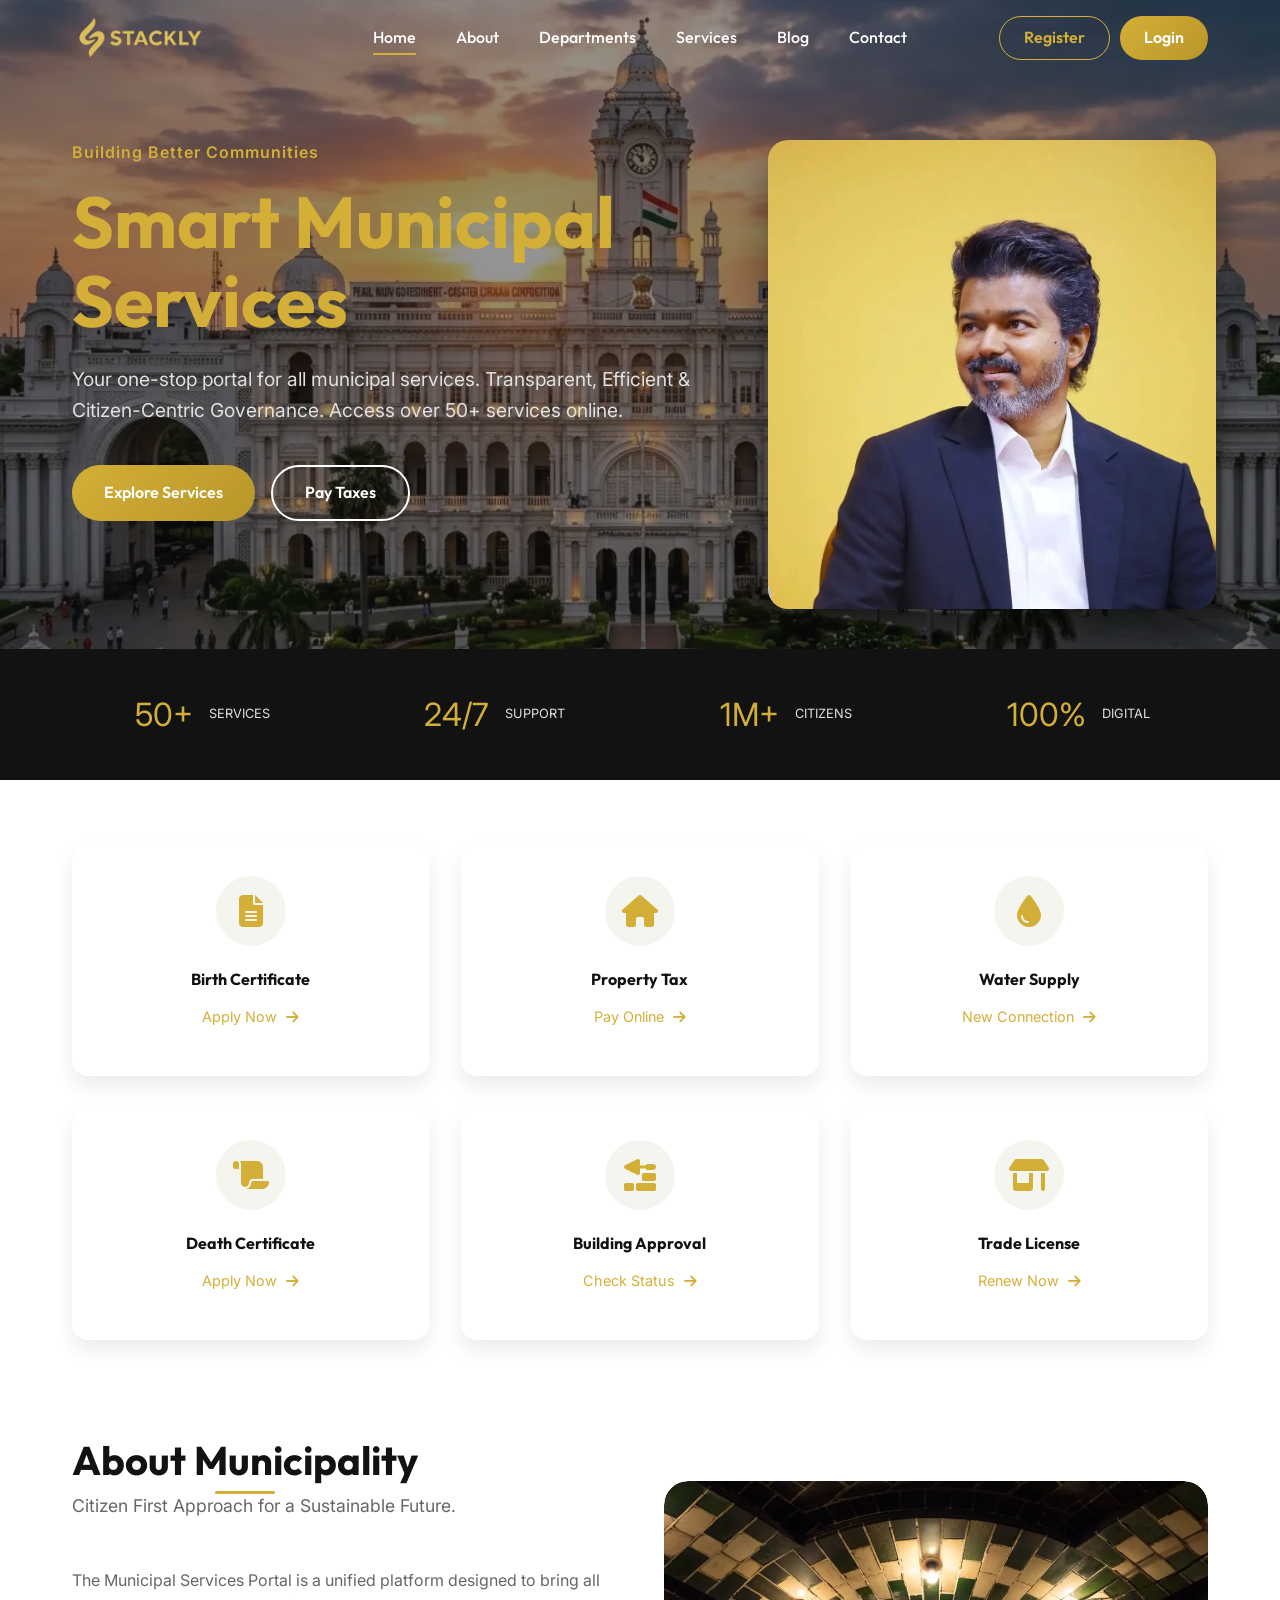
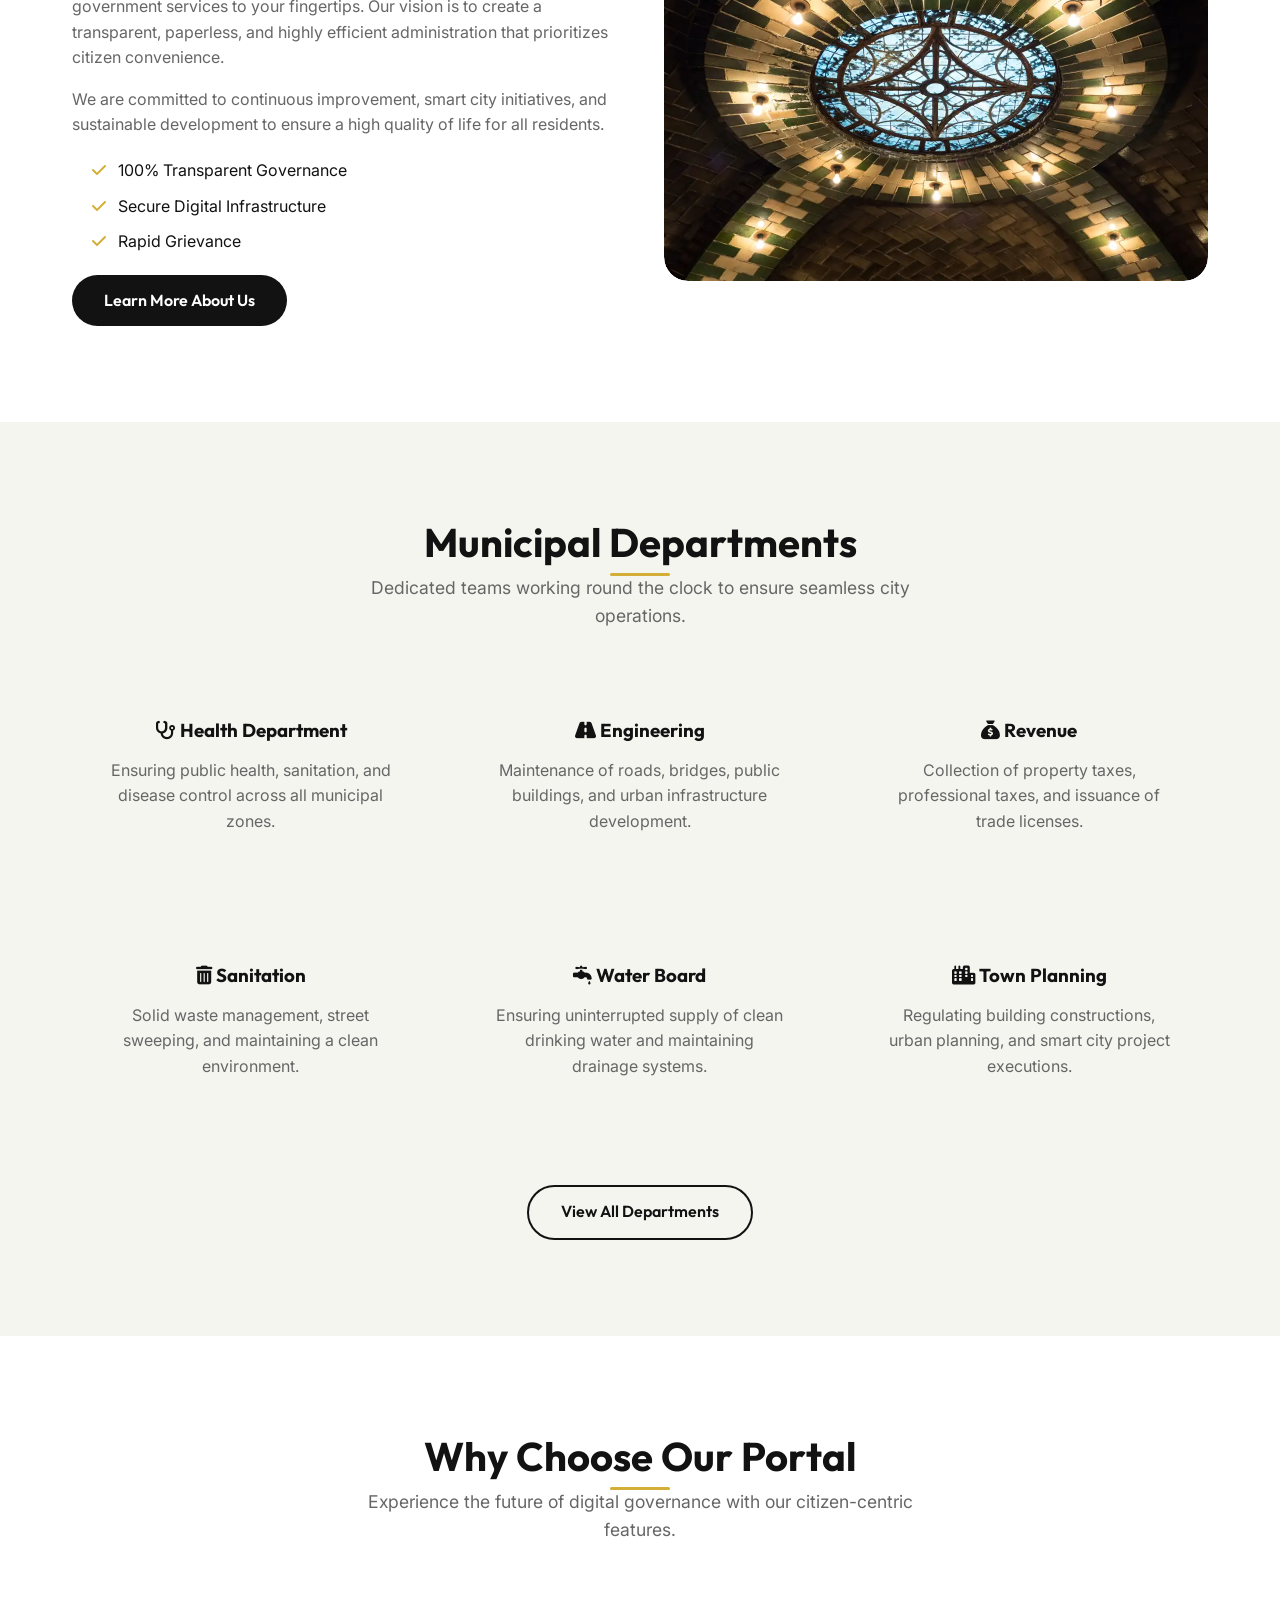
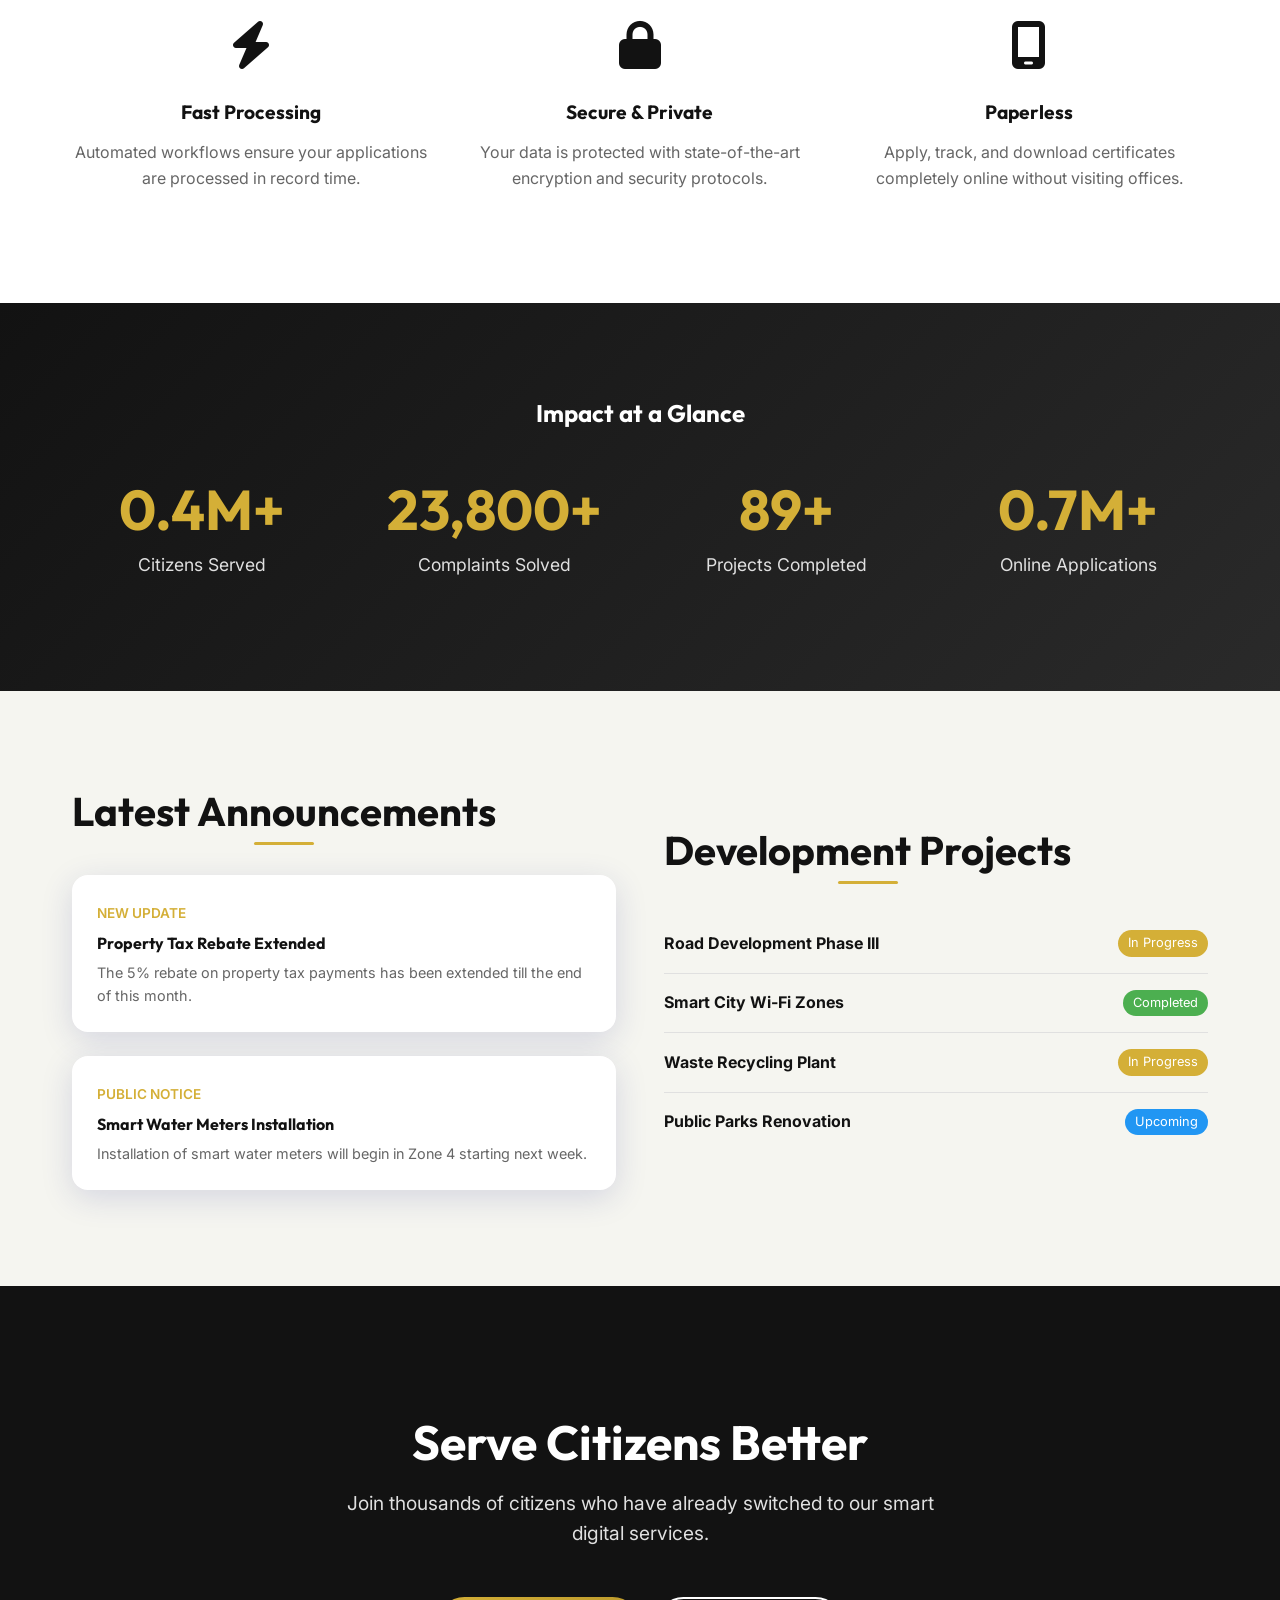
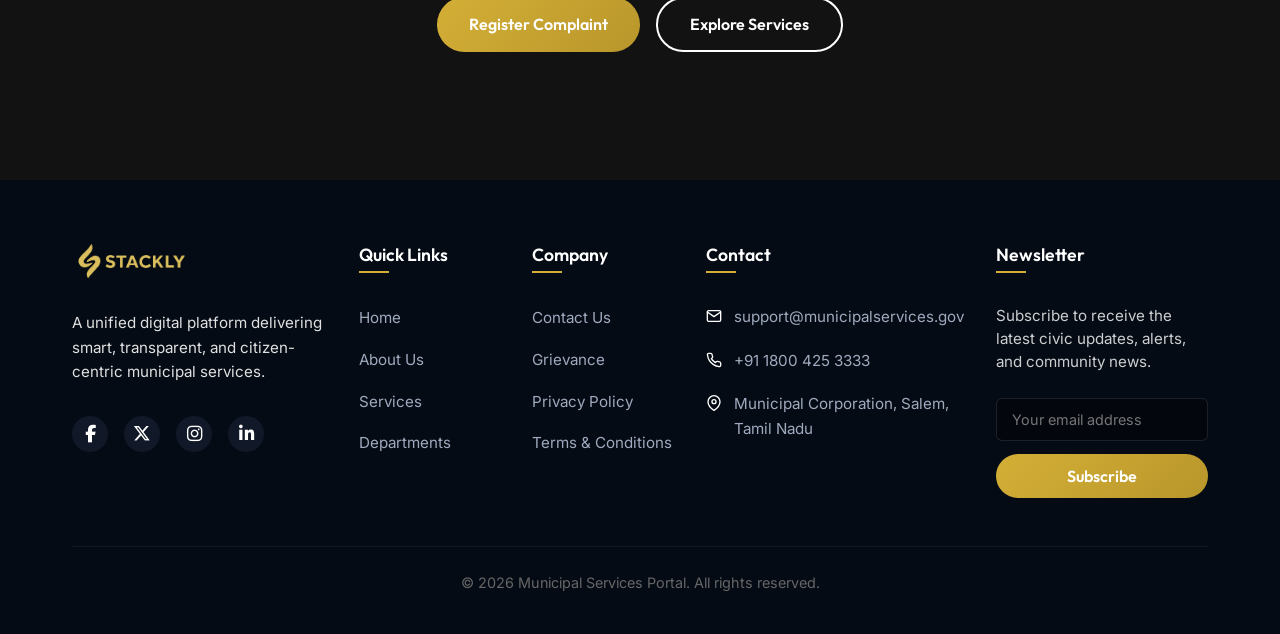
<file: index.html>
<!DOCTYPE html>
<html lang="en">
<head>
  <meta charset="UTF-8">
  <meta name="viewport" content="width=device-width, initial-scale=1.0">
  <title>Smart Municipal Services for a Better Tomorrow | STACKLY</title>
  <meta name="description" content="Municipal Services Portal - Transparent, Efficient & Citizen-Centric Governance. Access 50+ services online.">
  
  <!-- Fonts -->
  <link rel="preconnect" href="https://fonts.googleapis.com">
  <link rel="preconnect" href="https://fonts.gstatic.com" crossorigin>
  <link href="https://fonts.googleapis.com/css2?family=Inter:wght@300;400;500;600;700&family=Outfit:wght@400;500;600;700;800&display=swap" rel="stylesheet">
  
  <!-- CSS -->
  <link rel="stylesheet" href="assets/css/variables.css">
  <link rel="stylesheet" href="assets/css/style.css">
  <link rel="stylesheet" href="assets/css/animations.css">
  <link rel="stylesheet" href="assets/css/responsive.css">
  
  <style>
    /* Specific Home Styles */
    .hero-section {
      position: relative;
      min-height: 70vh;
      display: flex;
      align-items: center;
      padding-top: 140px;
      padding-bottom: 80px;
      overflow: hidden;
      background: var(--color-primary);
    }
    
    .hero-bg-slider {
      position: absolute;
      top: 0;
      left: 0;
      width: 100%;
      height: 100%;
      z-index: 0;
    }
    .hero-bg-slide {
      position: absolute;
      top: 0;
      left: 0;
      width: 100%;
      height: 100%;
      background-size: cover;
      background-position: center center;
      background-repeat: no-repeat;
      opacity: 0;
      transition: opacity 1.5s ease-in-out;
    }
    .hero-bg-slide.active {
      opacity: 0.55;
    }

    .hero-cm {
      position: absolute;
      top: 140px;
      bottom: 40px;
      right: 5%;
      height: calc(100% - 180px);
      width: 35vw;
      max-width: 450px;
      object-fit: cover;
      object-position: top center;
      border-radius: 20px;
      box-shadow: 0 20px 40px rgba(0,0,0,0.4);
      z-index: 2;
    }
    
    .hero-content {
      position: relative;
      z-index: 3;
      max-width: 650px;
      color: var(--color-white);
    }
    
    .hero-subtitle {
      color: var(--color-secondary);
      font-weight: 600;
      letter-spacing: 1px;
      margin-bottom: 1rem;
      display: block;
    }
    
    .hero-title {
      font-size: 4.5rem;
      line-height: 1.1;
      margin-bottom: 1.5rem;
    }
    
    .hero-desc {
      font-size: 1.2rem;
      color: var(--color-light-gray);
      margin-bottom: 2.5rem;
    }
    
    .hero-buttons {
      display: flex;
      gap: 1rem;
      margin-bottom: 3rem;
    }
    
    .hero-search {
      background: var(--bg-glass-dark);
      backdrop-filter: blur(10px);
      -webkit-backdrop-filter: blur(10px);
      padding: 10px;
      border-radius: var(--radius-full);
      display: flex;
      align-items: center;
      border: var(--border-glass);
      max-width: 500px;
    }
    .hero-search input {
      flex: 1;
      background: transparent;
      border: none;
      color: var(--color-white);
      padding: 0 15px;
      font-size: 1rem;
      outline: none;
    }
    .hero-search input::placeholder {
      color: rgba(255,255,255,0.6);
    }
    
    .hero-stats {
      display: flex;
      gap: 4rem;
      margin-top: 3.5rem;
      flex-wrap: wrap;
    }
    .stat-item {
      display: flex;
      align-items: center;
      gap: 1rem;
      color: var(--color-white);
    }
    .stat-icon {
      color: var(--color-secondary);
      font-size: 2rem;
    }
    .stat-text h4 {
      margin: 0;
      font-size: 1.5rem;
      color: var(--color-white);
    }
    .stat-text p {
      margin: 0;
      font-size: 0.8rem;
      color: var(--color-light-gray);
      text-transform: uppercase;
    }

    /* Floating Cards Section */
    .services-quick {
      margin-top: -80px;
      position: relative;
      z-index: 10;
    }
    .service-card {
      background: var(--color-white);
      border-radius: var(--radius-md);
      padding: 2rem;
      text-align: center;
      box-shadow: var(--shadow-md);
      transition: all var(--transition-normal);
      height: 100%;
    }
    .service-card:hover {
      transform: translateY(-10px);
      box-shadow: var(--shadow-lg);
    }
    .service-icon {
      width: 70px;
      height: 70px;
      margin: 0 auto 1.5rem;
      background: var(--bg-secondary);
      border-radius: 50%;
      display: flex;
      align-items: center;
      justify-content: center;
      color: var(--color-secondary);
      font-size: 2rem;
      transition: all var(--transition-fast);
    }
    .service-card:hover .service-icon {
      background: var(--color-secondary);
      color: var(--color-white);
    }

    /* About Section */
    .about-img-wrap {
      position: relative;
      border-radius: var(--radius-lg);
      overflow: hidden;
    }
    .about-img-wrap img {
      border-radius: var(--radius-lg);
    }

    /* Department Cards */
    .dept-card {
      background: var(--bg-secondary);
      border-radius: var(--radius-md);
      padding: 2.5rem 2rem;
      text-align: center;
      transition: all var(--transition-normal);
      border: 1px solid transparent;
    }
    .dept-card:hover {
      background: var(--color-white);
      border-color: var(--color-secondary);
      box-shadow: var(--shadow-md);
    }

    /* Stats Section */
    .stats-section {
      background: var(--gradient-primary);
      color: var(--color-white);
      text-align: center;
    }
    .stats-grid {
      display: grid;
      grid-template-columns: repeat(4, 1fr);
      gap: 2rem;
    }
    .stat-box h3 {
      font-size: 3.5rem;
      color: var(--color-secondary);
      margin-bottom: 0.5rem;
    }
    .stat-box p {
      color: var(--color-light-gray);
      font-size: 1.1rem;
    }

    @media(max-width: 1024px) {
      .hero-title { font-size: 3.5rem; }
      .stats-grid { grid-template-columns: repeat(2, 1fr); }
    }
    @media(max-width: 768px) {
      .hero-section {
        flex-direction: column;
        padding-bottom: 0;
      }
      .hero-section .container {
        order: 1;
      }
      .hero-cm { 
        order: 2;
        display: block !important;
        position: relative !important;
        top: auto !important;
        bottom: auto !important;
        right: auto !important;
        width: 220px !important;
        max-width: 60vw !important;
        height: auto !important;
        border-radius: var(--radius-lg) !important;
        opacity: 1 !important;
        z-index: 2 !important;
        box-shadow: 0 10px 30px rgba(0,0,0,0.3) !important;
        transform: none !important;
        transition: none !important;
        margin: 2rem auto 1.5rem !important;
        border: 3px solid var(--color-secondary) !important;
      }
      .hero-overlay { background: rgba(18,18,18,0.85); }
      .services-quick { margin-top: 2rem; }
      .stats-grid { grid-template-columns: 1fr; }
      .hero-stats { gap: 1rem; justify-content: space-between; }
      .stat-item { flex-direction: column; text-align: center; gap: 0.5rem; }
    }
  </style>

  <link rel="stylesheet" href="https://cdnjs.cloudflare.com/ajax/libs/font-awesome/6.5.1/css/all.min.css">
</head>
<body>

  <!-- Loading Animation -->
  <div id="loader" class="loader-overlay">
    <div class="spinner"></div>
  </div>

  <!-- Navbar -->
  <nav class="navbar navbar-dark">
    <div class="container">
      <a href="index.html" class="logo-container" style="display: flex; align-items: center;">
        <img src="assets/images/logo.webp" alt="Municipal Services Portal Logo" style="height: 40px; width: auto; object-fit: contain;">
      </a>
      
      <div class="nav-links" style="position: absolute; left: 50%; transform: translateX(-50%);">
        <!-- Mobile sidebar header: logo + close -->
        <div class="mobile-sidebar-header mobile-only">
          <a href="index.html" class="logo-container">
            <img src="assets/images/logo.webp" alt="STACKLY" style="height: 35px; width: auto; object-fit: contain;">
          </a>
          <button class="sidebar-close" onclick="document.querySelector('.nav-links').classList.remove('active'); document.querySelector('.hamburger').classList.remove('active'); document.body.style.overflow='';">
            <i class="fa-solid fa-xmark"></i>
          </button>
        </div>

        <!-- Nav items -->
        <div class="nav-links-center">
          <a href="index.html" class="nav-item active">Home</a>
          <a href="about.html" class="nav-item">About</a>
          <a href="departments.html" class="nav-item">Departments</a>
          <a href="services.html" class="nav-item">Services</a>
          <a href="blog.html" class="nav-item">Blog</a>
          <a href="contact.html" class="nav-item">Contact</a>
        </div>

        <!-- Mobile sidebar footer: login -->
        <a href="register.html" class="btn mobile-sidebar-login mobile-only" style="padding: 0.8rem 2.5rem; width: 80%; text-align: center; border: 1px solid var(--color-secondary); color: var(--color-secondary); background: transparent; margin-bottom: 10px;">Register</a>
        <a href="login.html" class="btn btn-secondary mobile-sidebar-login mobile-only" style="padding: 0.8rem 2.5rem; width: 80%; text-align: center;">Login</a>
      </div>
      
      <div class="nav-buttons-top" style="display: flex; gap: 10px;">
        <a href="register.html" class="btn" style="padding: 0.5rem 1.5rem; border: 1px solid var(--color-secondary); color: var(--color-secondary); background: transparent;">Register</a>
        <a href="login.html" class="btn btn-secondary" style="padding: 0.5rem 1.5rem;">Login</a>
      </div>
      <button class="hamburger">
        <span></span>
        <span></span>
        <span></span>
      </button>
    </div>
  </nav>

  <!-- Hero Section -->
  <section class="hero-section">
    <div class="hero-bg-slider hero-parallax">
      <div class="hero-bg-slide active" style="background-image: url('assets/images/hero.webp');"></div>
      <div class="hero-bg-slide" style="background-image: url('assets/images/hero2.webp');"></div>
      <div class="hero-bg-slide" style="background-image: url('assets/images/hero3.webp');"></div>
    </div>
    <!-- Placeholder for CM Image -->
    <img src="assets/images/cm.webp" alt="Chief Minister" class="hero-cm reveal-right" onerror="this.style.display='none'">
    
    <div class="container">
      <div class="hero-content">
        <span class="hero-subtitle">Building Better Communities</span>
        <h1 class="hero-title" style="color: var(--color-secondary);">Smart Municipal Services</h1>
        <p class="hero-desc">Your one-stop portal for all municipal services. Transparent, Efficient & Citizen-Centric Governance. Access over 50+ services online.</p>
        
        <div class="hero-buttons">
          <a href="services.html" class="btn btn-secondary ripple">Explore Services</a>
          <a href="login.html" class="btn btn-outline-white ripple">Pay Taxes</a>
        </div>
      </div>
    </div>
  </section>

  <!-- Hero Stats Section -->
  <section class="hero-stats-bar" style="background: var(--color-primary); padding: 2.5rem 0; margin-bottom: 4rem;">
    <div class="container">
      <div class="hero-stats reveal" style="display: flex; justify-content: space-around; align-items: center; flex-wrap: wrap; margin-top: 0; gap: 2rem;">
        <div class="stat-item" style="flex: 1; min-width: 200px; justify-content: center;">
          <div class="stat-icon">50+</div>
          <div class="stat-text">
            <p style="margin: 0; color: var(--color-light-gray);">Services</p>
          </div>
        </div>
        <div class="stat-item" style="flex: 1; min-width: 200px; justify-content: center;">
          <div class="stat-icon">24/7</div>
          <div class="stat-text">
            <p style="margin: 0; color: var(--color-light-gray);">Support</p>
          </div>
        </div>
        <div class="stat-item" style="flex: 1; min-width: 200px; justify-content: center;">
          <div class="stat-icon">1M+</div>
          <div class="stat-text">
            <p style="margin: 0; color: var(--color-light-gray);">Citizens</p>
          </div>
        </div>
        <div class="stat-item" style="flex: 1; min-width: 200px; justify-content: center;">
          <div class="stat-icon">100%</div>
          <div class="stat-text">
            <p style="margin: 0; color: var(--color-light-gray);">Digital</p>
          </div>
        </div>
      </div>
    </div>
  </section>

  <!-- Quick Services (Cards) -->
  <section class="services-quick container" style="margin-top: 0;">
    <div class="grid-3">
      <a href="services.html" class="service-card float reveal delay-100">
        <div class="service-icon"><i class="fa-solid fa-file-lines"></i></div>
        <h4>Birth Certificate</h4>
        <p style="font-size: 0.9rem; margin-top: 10px; color: var(--color-secondary);">Apply Now <i class="fa-solid fa-arrow-right" style="margin-left: 5px;"></i></p>
      </a>
      <a href="services.html" class="service-card float reveal delay-200">
        <div class="service-icon"><i class="fa-solid fa-house"></i></div>
        <h4>Property Tax</h4>
        <p style="font-size: 0.9rem; margin-top: 10px; color: var(--color-secondary);">Pay Online <i class="fa-solid fa-arrow-right" style="margin-left: 5px;"></i></p>
      </a>
      <a href="services.html" class="service-card float reveal delay-300">
        <div class="service-icon"><i class="fa-solid fa-droplet"></i></div>
        <h4>Water Supply</h4>
        <p style="font-size: 0.9rem; margin-top: 10px; color: var(--color-secondary);">New Connection <i class="fa-solid fa-arrow-right" style="margin-left: 5px;"></i></p>
      </a>
      <a href="services.html" class="service-card float reveal delay-100" style="animation-delay: 1s;">
        <div class="service-icon"><i class="fa-solid fa-scroll"></i></div>
        <h4>Death Certificate</h4>
        <p style="font-size: 0.9rem; margin-top: 10px; color: var(--color-secondary);">Apply Now <i class="fa-solid fa-arrow-right" style="margin-left: 5px;"></i></p>
      </a>
      <a href="services.html" class="service-card float reveal delay-200" style="animation-delay: 1s;">
        <div class="service-icon"><i class="fa-solid fa-trowel-bricks"></i></div>
        <h4>Building Approval</h4>
        <p style="font-size: 0.9rem; margin-top: 10px; color: var(--color-secondary);">Check Status <i class="fa-solid fa-arrow-right" style="margin-left: 5px;"></i></p>
      </a>
      <a href="services.html" class="service-card float reveal delay-300" style="animation-delay: 1s;">
        <div class="service-icon"><i class="fa-solid fa-shop"></i></div>
        <h4>Trade License</h4>
        <p style="font-size: 0.9rem; margin-top: 10px; color: var(--color-secondary);">Renew Now <i class="fa-solid fa-arrow-right" style="margin-left: 5px;"></i></p>
      </a>
    </div>
  </section>

  <!-- About Section -->
  <section class="section section-light">
    <div class="container grid-2">
      <div class="reveal-left">
        <h2 class="section-title">About Municipality</h2>
        <p class="section-subtitle" style="margin-left: 0;">Citizen First Approach for a Sustainable Future.</p>
        <p>The Municipal Services Portal is a unified platform designed to bring all government services to your fingertips. Our vision is to create a transparent, paperless, and highly efficient administration that prioritizes citizen convenience.</p>
        <p>We are committed to continuous improvement, smart city initiatives, and sustainable development to ensure a high quality of life for all residents.</p>
        <ul style="margin: 20px 0; padding-left: 20px;">
          <li style="margin-bottom: 10px;"><i class="fa-solid fa-check" style="color: var(--color-secondary); margin-right: 8px;"></i> 100% Transparent Governance</li>
          <li style="margin-bottom: 10px;"><i class="fa-solid fa-check" style="color: var(--color-secondary); margin-right: 8px;"></i> Secure Digital Infrastructure</li>
          <li style="margin-bottom: 10px;"><i class="fa-solid fa-check" style="color: var(--color-secondary); margin-right: 8px;"></i> Rapid Grievance</li>
        </ul>
        <a href="about.html" class="btn btn-primary ripple mt-4">Learn More About Us</a>
      </div>
      <div class="about-img-wrap reveal-right">
        <div style="width: 100%; height: 400px; border-radius: var(--radius-lg); overflow: hidden; box-shadow: var(--shadow-md);">
          <img src="assets/images/img_1.webp" alt="About Municipality" style="width: 100%; height: 100%; object-fit: cover;">
        </div>
      </div>
    </div>
  </section>

  <!-- Departments Section -->
  <section class="section section-gray">
    <div class="container">
      <div class="text-center reveal">
        <h2 class="section-title">Municipal Departments</h2>
        <p class="section-subtitle">Dedicated teams working round the clock to ensure seamless city operations.</p>
      </div>
      
      <div class="grid-3" style="margin-top: 3rem;">
        <div class="dept-card reveal delay-100">
          <h3><i class="fa-solid fa-stethoscope"></i> Health Department</h3>
          <p>Ensuring public health, sanitation, and disease control across all municipal zones.</p>
        </div>
        <div class="dept-card reveal delay-200">
          <h3><i class="fa-solid fa-road"></i> Engineering</h3>
          <p>Maintenance of roads, bridges, public buildings, and urban infrastructure development.</p>
        </div>
        <div class="dept-card reveal delay-300">
          <h3><i class="fa-solid fa-sack-dollar"></i> Revenue</h3>
          <p>Collection of property taxes, professional taxes, and issuance of trade licenses.</p>
        </div>
        <div class="dept-card reveal delay-100">
          <h3><i class="fa-solid fa-trash-can"></i> Sanitation</h3>
          <p>Solid waste management, street sweeping, and maintaining a clean environment.</p>
        </div>
        <div class="dept-card reveal delay-200">
          <h3><i class="fa-solid fa-faucet-drip"></i> Water Board</h3>
          <p>Ensuring uninterrupted supply of clean drinking water and maintaining drainage systems.</p>
        </div>
        <div class="dept-card reveal delay-300">
          <h3><i class="fa-solid fa-city"></i> Town Planning</h3>
          <p>Regulating building constructions, urban planning, and smart city project executions.</p>
        </div>
      </div>
      <div class="text-center" style="margin-top: 3rem;">
        <a href="departments.html" class="btn btn-outline ripple">View All Departments</a>
      </div>
    </div>
  </section>

  <!-- Why Choose Us -->
  <section class="section section-light">
    <div class="container text-center reveal">
      <h2 class="section-title">Why Choose Our Portal</h2>
      <p class="section-subtitle">Experience the future of digital governance with our citizen-centric features.</p>
      
      <div class="grid-3" style="margin-top: 4rem;">
        <div class="reveal-scale delay-100">
          <div style="font-size: 3rem; margin-bottom: 1rem;"><i class="fa-solid fa-bolt"></i></div>
          <h4 style="font-size: 1.2rem;">Fast Processing</h4>
          <p>Automated workflows ensure your applications are processed in record time.</p>
        </div>
        <div class="reveal-scale delay-200">
          <div style="font-size: 3rem; margin-bottom: 1rem;"><i class="fa-solid fa-lock"></i></div>
          <h4 style="font-size: 1.2rem;">Secure & Private</h4>
          <p>Your data is protected with state-of-the-art encryption and security protocols.</p>
        </div>
        <div class="reveal-scale delay-300">
          <div style="font-size: 3rem; margin-bottom: 1rem;"><i class="fa-solid fa-mobile-screen"></i></div>
          <h4 style="font-size: 1.2rem;">Paperless</h4>
          <p>Apply, track, and download certificates completely online without visiting offices.</p>
        </div>
      </div>
    </div>
  </section>

  <!-- Animated Statistics -->
  <section class="section stats-section">
    <div class="container reveal">
      <h2 style="color: var(--color-white); margin-bottom: 3rem;">Impact at a Glance</h2>
      <div class="stats-grid">
        <div class="stat-box">
          <h3 class="counter-val" data-target="1500000">0</h3>
          <p>Citizens Served</p>
        </div>
        <div class="stat-box">
          <h3 class="counter-val" data-target="85000">0</h3>
          <p>Complaints Solved</p>
        </div>
        <div class="stat-box">
          <h3 class="counter-val" data-target="320">0</h3>
          <p>Projects Completed</p>
        </div>
        <div class="stat-box">
          <h3 class="counter-val" data-target="2500000">0</h3>
          <p>Online Applications</p>
        </div>
      </div>
    </div>
  </section>

  <!-- Development Projects & Announcements -->
  <section class="section section-gray">
    <div class="container">
      <div class="grid-2">
        <div class="reveal-left">
          <h2 class="section-title">Latest Announcements</h2>
          <div style="margin-top: 2rem; display: flex; flex-direction: column; gap: 1.5rem;">
            <div class="glass-card" style="padding: 1.5rem; background: var(--color-white);">
              <span style="color: var(--color-secondary); font-size: 0.85rem; font-weight: 600;">NEW UPDATE</span>
              <h4 style="margin: 0.5rem 0;">Property Tax Rebate Extended</h4>
              <p style="font-size: 0.9rem; margin-bottom: 0;">The 5% rebate on property tax payments has been extended till the end of this month.</p>
            </div>
            <div class="glass-card" style="padding: 1.5rem; background: var(--color-white);">
              <span style="color: var(--color-secondary); font-size: 0.85rem; font-weight: 600;">PUBLIC NOTICE</span>
              <h4 style="margin: 0.5rem 0;">Smart Water Meters Installation</h4>
              <p style="font-size: 0.9rem; margin-bottom: 0;">Installation of smart water meters will begin in Zone 4 starting next week.</p>
            </div>
          </div>
        </div>
        
        <div class="reveal-right">
          <h2 class="section-title">Development Projects</h2>
          <ul style="margin-top: 2rem; list-style: none;">
            <li style="padding: 1rem 0; border-bottom: 1px solid var(--color-light-gray); display: flex; justify-content: space-between; align-items: center;">
              <strong>Road Development Phase III</strong> <span style="background: var(--color-secondary); color: white; padding: 3px 10px; border-radius: 20px; font-size: 0.8rem;">In Progress</span>
            </li>
            <li style="padding: 1rem 0; border-bottom: 1px solid var(--color-light-gray); display: flex; justify-content: space-between; align-items: center;">
              <strong>Smart City Wi-Fi Zones</strong> <span style="background: #4CAF50; color: white; padding: 3px 10px; border-radius: 20px; font-size: 0.8rem;">Completed</span>
            </li>
            <li style="padding: 1rem 0; border-bottom: 1px solid var(--color-light-gray); display: flex; justify-content: space-between; align-items: center;">
              <strong>Waste Recycling Plant</strong> <span style="background: var(--color-secondary); color: white; padding: 3px 10px; border-radius: 20px; font-size: 0.8rem;">In Progress</span>
            </li>
            <li style="padding: 1rem 0; display: flex; justify-content: space-between; align-items: center;">
              <strong>Public Parks Renovation</strong> <span style="background: #2196F3; color: white; padding: 3px 10px; border-radius: 20px; font-size: 0.8rem;">Upcoming</span>
            </li>
          </ul>
        </div>
      </div>
    </div>
  </section>

  <!-- Call to Action -->
  <section class="section section-dark text-center" style="padding: 8rem 0;">
    <div class="container reveal-scale">
      <h2 style="font-size: 3rem; margin-bottom: 1rem;">Serve Citizens Better</h2>
      <p style="font-size: 1.2rem; max-width: 600px; margin: 0 auto 3rem; color: var(--color-light-gray);">Join thousands of citizens who have already switched to our smart digital services.</p>
      <div style="display: flex; gap: 1rem; justify-content: center;">
        <a href="contact.html" class="btn btn-secondary ripple">Register Complaint</a>
        <a href="services.html" class="btn btn-outline-white ripple">Explore Services</a>
      </div>
    </div>
  </section>
  <!-- Footer -->
  <footer class="footer" style="background-color: #050b14; color: #a0aabf; padding-top: 4rem;">
    <style>
      .cyber-title::after {
        content: '';
        position: absolute;
        left: 0;
        bottom: 0;
        width: 30px;
        height: 2px;
        background-color: var(--color-secondary);
      }
      .cyber-links a {
        transition: color 0.2s;
      }
      .cyber-links a:hover {
        color: var(--color-secondary) !important;
      }
      @media (max-width: 992px) {
        .cyber-grid { grid-template-columns: repeat(2, 1fr) !important; }
      }
      @media (max-width: 768px) {
        .cyber-grid { grid-template-columns: 1fr !important; }
      }
    </style>
    <div class="container">
      <div class="cyber-grid" style="display: grid; grid-template-columns: 1.8fr 1fr 1fr 1.5fr 1.5fr; gap: 2rem; margin-bottom: 3rem;">
        
        <div class="footer-brand">
          <a href="index.html" class="logo-container" style="display: inline-flex; align-items: center; margin-bottom: 0.5rem;">
            <img src="assets/images/logo.webp" alt="Stackly Logo" style="height: 35px; width: auto; object-fit: contain;">
          </a>
          <p style="margin-bottom: 2rem; line-height: 1.6; font-size: 0.95rem;">A unified digital platform delivering smart, transparent, and citizen-centric municipal services.</p>
          <div class="social-icons" style="display: flex; gap: 1rem; align-items: center;">
            <a href="404.html" class="social-icon" style="background: #111827; width: 36px; height: 36px; border-radius: 50%; display: flex; align-items: center; justify-content: center; color: white; transition: 0.3s; font-size: 1.1rem;" onmouseover="this.style.background='var(--color-secondary)'" onmouseout="this.style.background='#111827'"><i class="fa-brands fa-facebook-f"></i></a>
            <a href="404.html" class="social-icon" style="background: #111827; width: 36px; height: 36px; border-radius: 50%; display: flex; align-items: center; justify-content: center; color: white; transition: 0.3s; font-size: 1.1rem;" onmouseover="this.style.background='var(--color-secondary)'" onmouseout="this.style.background='#111827'"><i class="fa-brands fa-x-twitter"></i></a>
            <a href="404.html" class="social-icon" style="background: #111827; width: 36px; height: 36px; border-radius: 50%; display: flex; align-items: center; justify-content: center; color: white; transition: 0.3s; font-size: 1.1rem;" onmouseover="this.style.background='var(--color-secondary)'" onmouseout="this.style.background='#111827'"><i class="fa-brands fa-instagram"></i></a>
            <a href="404.html" class="social-icon" style="background: #111827; width: 36px; height: 36px; border-radius: 50%; display: flex; align-items: center; justify-content: center; color: white; transition: 0.3s; font-size: 1.1rem;" onmouseover="this.style.background='var(--color-secondary)'" onmouseout="this.style.background='#111827'"><i class="fa-brands fa-linkedin-in"></i></a>
          </div>
        </div>
        
        <div>
          <h4 class="cyber-title" style="color: white; font-size: 1.1rem; font-weight: 600; margin-bottom: 2rem; position: relative; padding-bottom: 0.5rem;">Quick Links</h4>
          <ul class="cyber-links" style="list-style: none; padding: 0;">
            <li style="margin-bottom: 1rem;"><a href="index.html" style="color: inherit; text-decoration: none; font-size: 0.95rem;">Home</a></li>
            <li style="margin-bottom: 1rem;"><a href="about.html" style="color: inherit; text-decoration: none; font-size: 0.95rem;">About Us</a></li>
            <li style="margin-bottom: 1rem;"><a href="services.html" style="color: inherit; text-decoration: none; font-size: 0.95rem;">Services</a></li>
            <li style="margin-bottom: 1rem;"><a href="departments.html" style="color: inherit; text-decoration: none; font-size: 0.95rem;">Departments</a></li>
          </ul>
        </div>
        
        <div>
          <h4 class="cyber-title" style="color: white; font-size: 1.1rem; font-weight: 600; margin-bottom: 2rem; position: relative; padding-bottom: 0.5rem;">Company</h4>
          <ul class="cyber-links" style="list-style: none; padding: 0;">
            <li style="margin-bottom: 1rem;"><a href="contact.html" style="color: inherit; text-decoration: none; font-size: 0.95rem;">Contact Us</a></li>
            <li style="margin-bottom: 1rem;"><a href="404.html" style="color: inherit; text-decoration: none; font-size: 0.95rem;">Grievance</a></li>
            <li style="margin-bottom: 1rem;"><a href="404.html" style="color: inherit; text-decoration: none; font-size: 0.95rem;">Privacy Policy</a></li>
            <li style="margin-bottom: 1rem;"><a href="404.html" style="color: inherit; text-decoration: none; font-size: 0.95rem;">Terms & Conditions</a></li>
          </ul>
        </div>

        <div>
          <h4 class="cyber-title" style="color: white; font-size: 1.1rem; font-weight: 600; margin-bottom: 2rem; position: relative; padding-bottom: 0.5rem;">Contact</h4>
          <ul style="list-style: none; padding: 0;">
            <li style="margin-bottom: 1.2rem; display: flex; align-items: flex-start; gap: 12px; font-size: 0.95rem;">
              <svg style="margin-top: 3px; min-width: 16px;" width="16" height="16" viewBox="0 0 24 24" fill="none" stroke="white" stroke-width="2" stroke-linecap="round" stroke-linejoin="round"><path d="M4 4h16c1.1 0 2 .9 2 2v12c0 1.1-.9 2-2 2H4c-1.1 0-2-.9-2-2V6c0-1.1.9-2 2-2z"></path><polyline points="22,6 12,13 2,6"></polyline></svg>
              <span>support@municipalservices.gov</span>
            </li>
            <li style="margin-bottom: 1.2rem; display: flex; align-items: flex-start; gap: 12px; font-size: 0.95rem;">
              <svg style="margin-top: 3px; min-width: 16px;" width="16" height="16" viewBox="0 0 24 24" fill="none" stroke="white" stroke-width="2" stroke-linecap="round" stroke-linejoin="round"><path d="M22 16.92v3a2 2 0 0 1-2.18 2 19.79 19.79 0 0 1-8.63-3.07 19.5 19.5 0 0 1-6-6 19.79 19.79 0 0 1-3.07-8.67A2 2 0 0 1 4.11 2h3a2 2 0 0 1 2 1.72 12.84 12.84 0 0 0 .7 2.81 2 2 0 0 1-.45 2.11L8.09 9.91a16 16 0 0 0 6 6l1.27-1.27a2 2 0 0 1 2.11-.45 12.84 12.84 0 0 0 2.81.7A2 2 0 0 1 22 16.92z"></path></svg>
              <span>+91 1800 425 3333</span>
            </li>
            <li style="margin-bottom: 1.2rem; display: flex; align-items: flex-start; gap: 12px; font-size: 0.95rem;">
              <svg style="margin-top: 3px; min-width: 16px;" width="16" height="16" viewBox="0 0 24 24" fill="none" stroke="white" stroke-width="2" stroke-linecap="round" stroke-linejoin="round"><path d="M21 10c0 7-9 13-9 13s-9-6-9-13a9 9 0 0 1 18 0z"></path><circle cx="12" cy="10" r="3"></circle></svg>
              <span>Municipal Corporation, Salem, Tamil Nadu</span>
            </li>
          </ul>
        </div>
        
                  <div>
            <h4 class="cyber-title" style="color: white; font-size: 1.1rem; font-weight: 600; margin-bottom: 2rem; position: relative; padding-bottom: 0.5rem;">Newsletter</h4>
            <p style="font-size: 0.95rem; margin-bottom: 1.5rem; line-height: 1.5; color: rgba(255, 255, 255, 0.8);">Subscribe to receive the latest civic updates, alerts, and community news.</p>
            <form onsubmit="event.preventDefault(); window.location.href='404.html';" style="display: flex; flex-direction: column; gap: 0.8rem;">
              <input type="email" placeholder="Your email address" required style="width: 100%; padding: 12px 15px; border-radius: 6px; border: 1px solid rgba(255,255,255,0.1); background: rgba(0,0,0,0.3); color: white; font-family: inherit; font-size: 0.9rem; outline: none; transition: border-color 0.3s;" onfocus="this.style.borderColor='var(--color-secondary)'" onblur="this.style.borderColor='rgba(255,255,255,0.1)'">
              <button type="submit" class="btn btn-secondary ripple" style="width: 100%; padding: 12px; font-weight: 600;">Subscribe</button>
            </form>
          </div>
      </div>
      
      <div class="footer-bottom" style="border-top: 1px solid rgba(255,255,255,0.05); padding: 1.5rem 0 0.5rem 0; text-align: center; display: flex; justify-content: center; font-size: 0.9rem;">
        <p style="margin: 0;">&copy; 2026 Municipal Services Portal. All rights reserved.</p>
      </div>
    </div>
  </footer>

  <button id="backToTop" title="Go to top"><i class="fa-solid fa-arrow-up"></i></button>

  <script src="assets/js/script.js"></script>
  <script src="assets/js/animation.js"></script>
  <script src="assets/js/dashboard.js"></script>
  <script>
    document.addEventListener('DOMContentLoaded', function() {
      const heroSlides = document.querySelectorAll('.hero-bg-slide');
      if (heroSlides.length > 0) {
        let currentSlide = 0;
        setInterval(() => {
          heroSlides[currentSlide].classList.remove('active');
          currentSlide = (currentSlide + 1) % heroSlides.length;
          heroSlides[currentSlide].classList.add('active');
        }, 5000); // 5 seconds per slide (includes the 1.5s fade)
      }
    });
  </script>
</body>
</html>
</file>
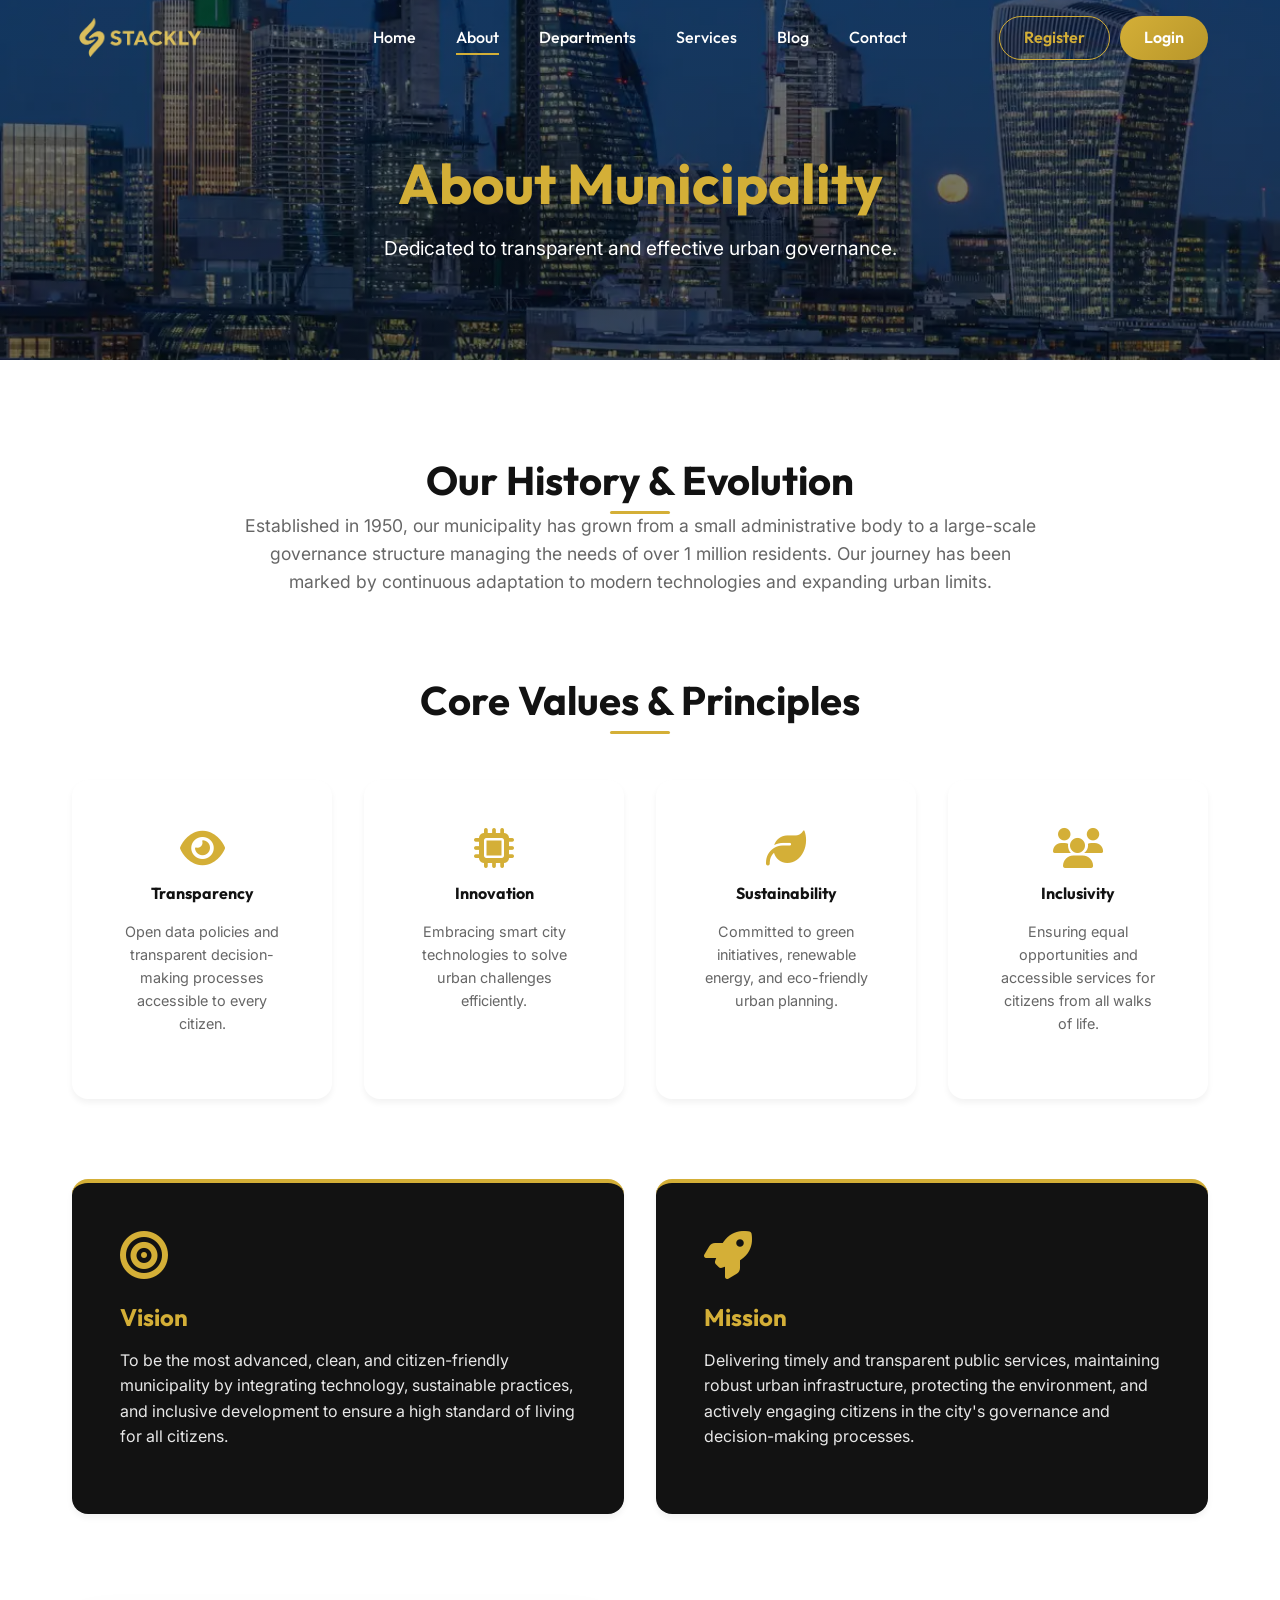
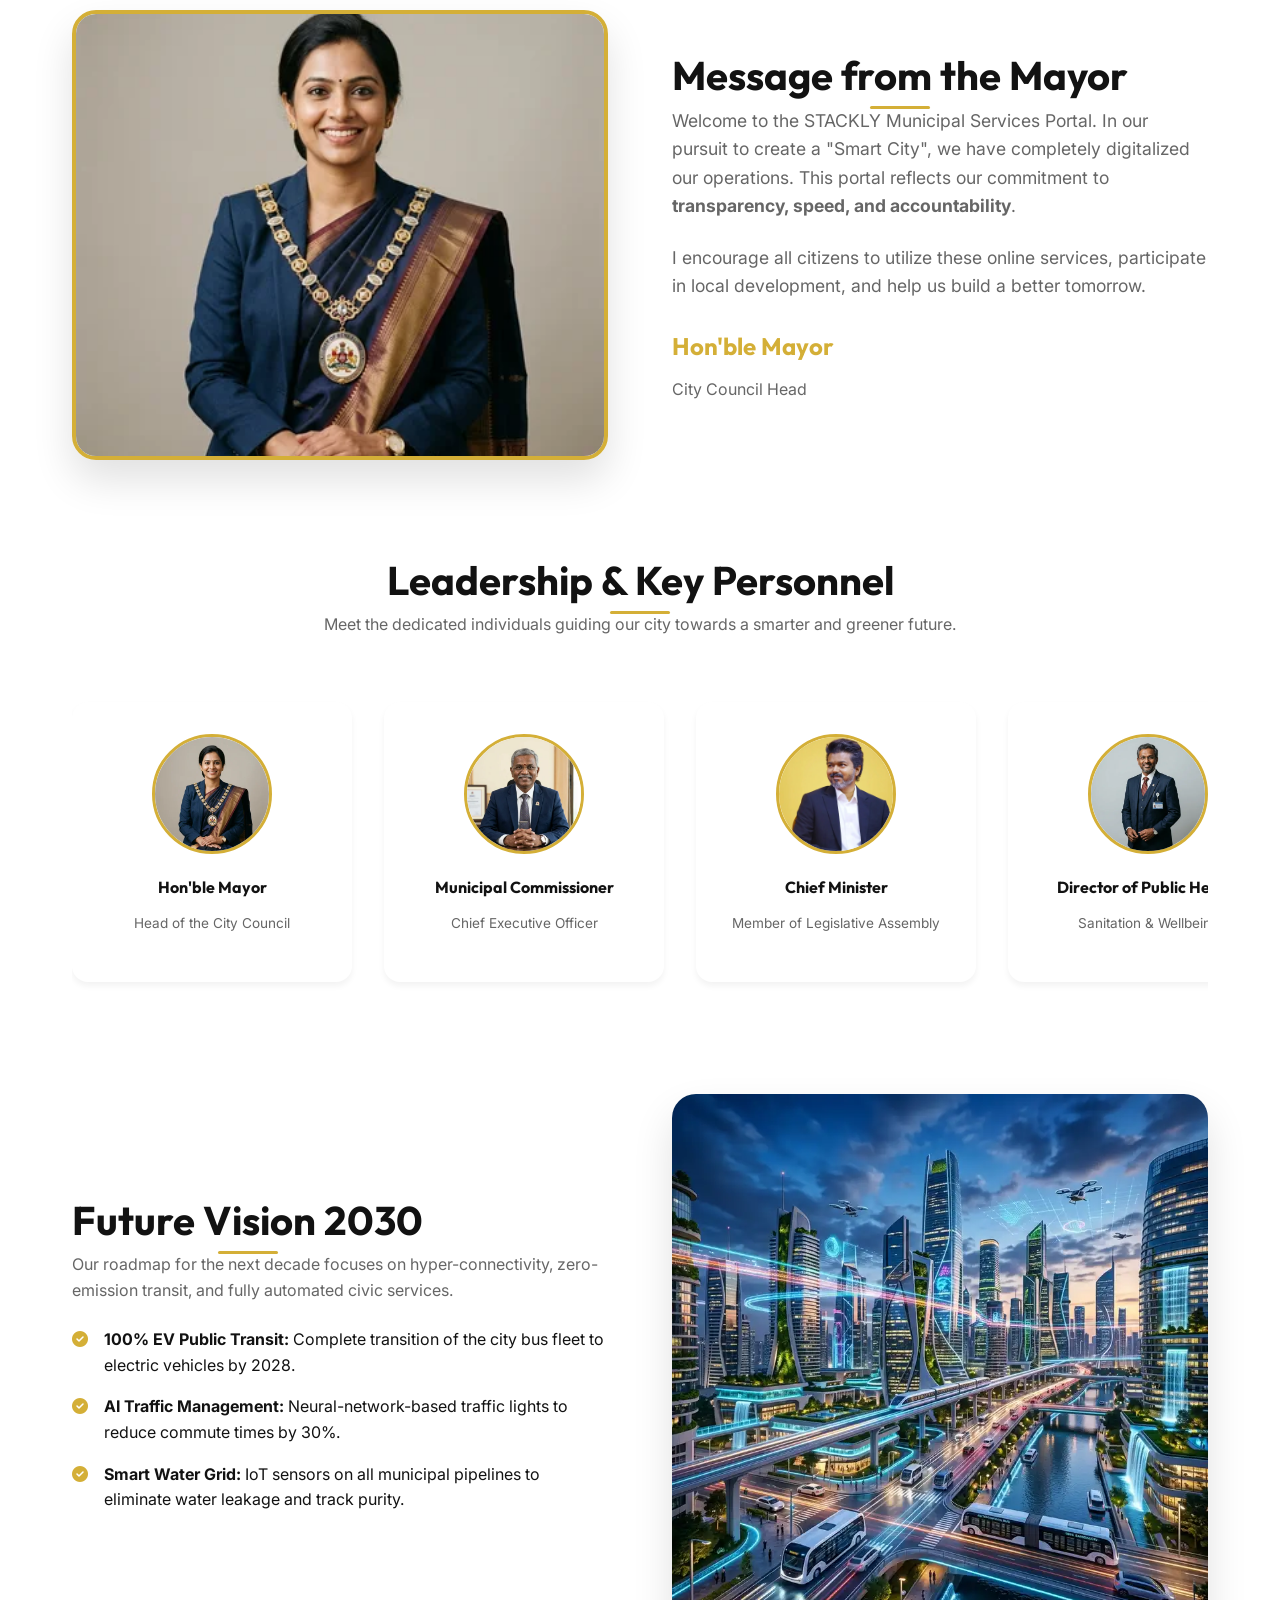
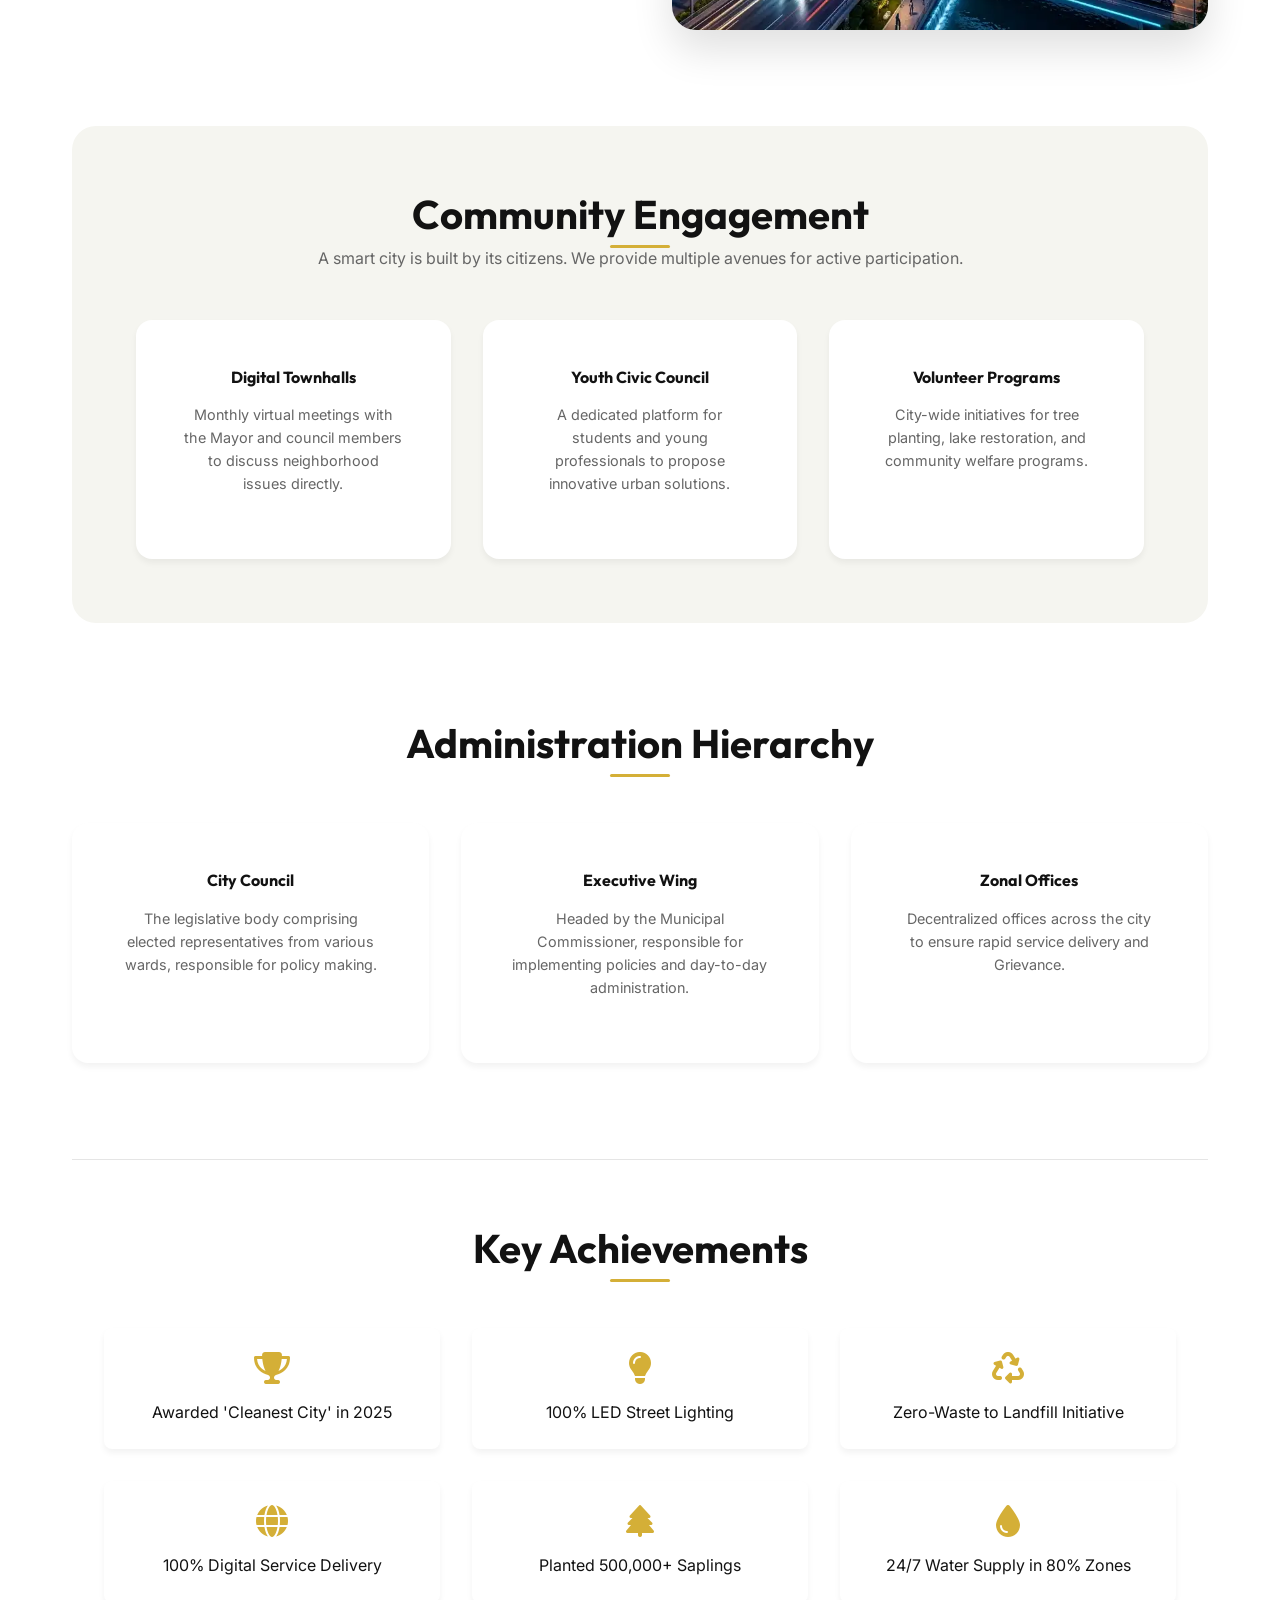
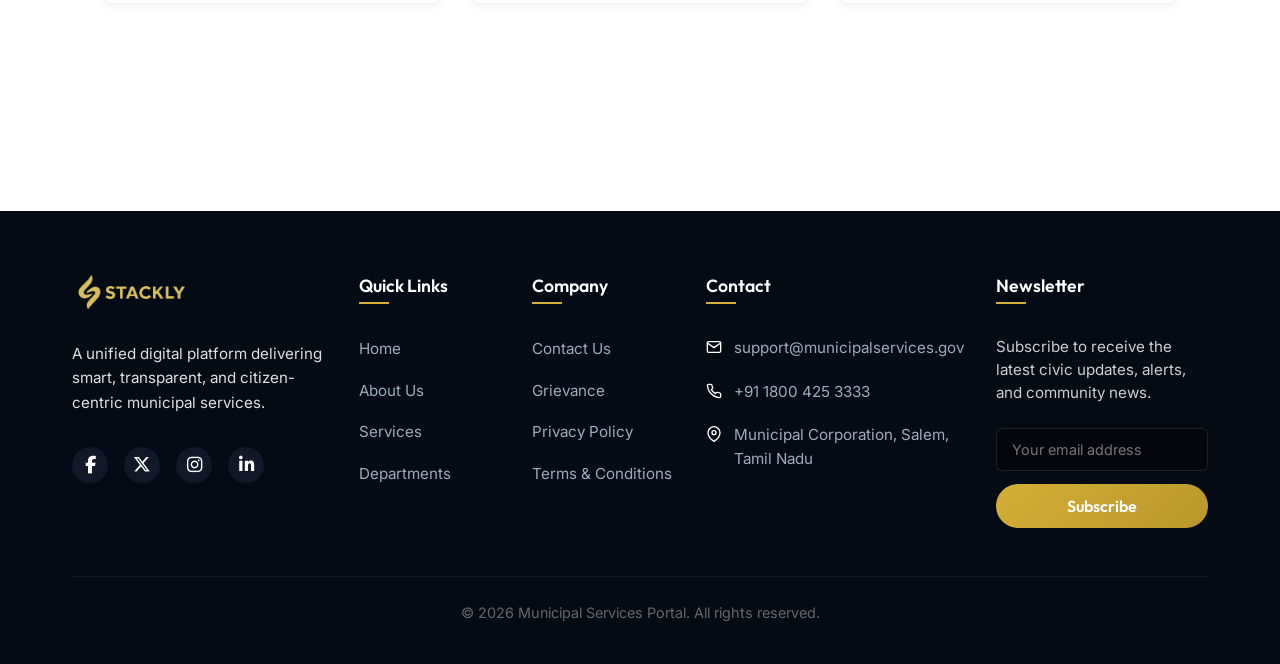
<file: about.html>
<!DOCTYPE html>
<html lang="en">
<head>
  <meta charset="UTF-8">
  <meta name="viewport" content="width=device-width, initial-scale=1.0">
  <title>About Us | STACKLY Municipal Portal</title>
  
  <link rel="preconnect" href="https://fonts.googleapis.com">
  <link rel="preconnect" href="https://fonts.gstatic.com" crossorigin>
  <link href="https://fonts.googleapis.com/css2?family=Inter:wght@300;400;500;600;700&family=Outfit:wght@400;500;600;700;800&display=swap" rel="stylesheet">
  
  <link rel="stylesheet" href="assets/css/variables.css">
  <link rel="stylesheet" href="assets/css/style.css">
  <link rel="stylesheet" href="assets/css/animations.css">
  <link rel="stylesheet" href="assets/css/responsive.css">
  
  <style>
    .page-banner {
      background: var(--gradient-primary);
      color: var(--color-white);
      padding: 150px 0 80px;
      text-align: center;
    }
    .page-banner h1 {
      font-size: 3.5rem;
      color: var(--color-secondary);
      margin-bottom: 1rem;
    }
    .about-section { margin-bottom: 3rem; }
    .about-card {
      background: var(--color-white);
      border-radius: var(--radius-md);
      padding: 3rem;
      box-shadow: var(--shadow-sm);
      height: 100%;
    }
    .leadership-marquee-container {
      overflow: hidden;
      width: 100%;
      padding: 1rem 0;
      display: flex;
    }
    .leadership-marquee-track {
      display: flex;
      gap: 2rem;
      width: max-content;
      animation: marquee 20s linear infinite;
    }
    .leadership-marquee-track:hover {
      animation-play-state: paused;
    }
    .marquee-group {
      display: flex;
      gap: 2rem;
      flex-shrink: 0;
    }
    .marquee-group .about-card {
      width: 280px;
      flex-shrink: 0;
    }
    @keyframes marquee {
      0% { transform: translateX(0); }
      100% { transform: translateX(calc(-50% - 1rem)); }
    }
  </style>

  <link rel="stylesheet" href="https://cdnjs.cloudflare.com/ajax/libs/font-awesome/6.5.1/css/all.min.css">
</head>
<body>

  <!-- Navbar -->
  <nav class="navbar navbar-dark">
    <div class="container">
      <a href="index.html" class="logo-container" style="display: flex; align-items: center;">
        <img src="assets/images/logo.webp" alt="Municipal Services Portal Logo" style="height: 40px; width: auto; object-fit: contain;">
      </a>
      
      <div class="nav-links" style="position: absolute; left: 50%; transform: translateX(-50%);">
        <!-- Mobile sidebar header: logo + close -->
        <div class="mobile-sidebar-header mobile-only">
          <a href="index.html" class="logo-container">
            <img src="assets/images/logo.webp" alt="STACKLY" style="height: 35px; width: auto; object-fit: contain;">
          </a>
          <button class="sidebar-close" onclick="document.querySelector('.nav-links').classList.remove('active'); document.querySelector('.hamburger').classList.remove('active'); document.body.style.overflow='';">
            <i class="fa-solid fa-xmark"></i>
          </button>
        </div>

        <!-- Nav items -->
        <div class="nav-links-center">
          <a href="index.html" class="nav-item">Home</a>
        <a href="about.html" class="nav-item active">About</a>
        <a href="departments.html" class="nav-item">Departments</a>
        <a href="services.html" class="nav-item">Services</a>
        <a href="blog.html" class="nav-item">Blog</a>
        <a href="contact.html" class="nav-item">Contact</a>
        </div>

        <!-- Mobile sidebar footer: login -->
        <a href="register.html" class="btn mobile-sidebar-login mobile-only" style="padding: 0.8rem 2.5rem; width: 80%; text-align: center; border: 1px solid var(--color-secondary); color: var(--color-secondary); background: transparent; margin-bottom: 10px;">Register</a>
        <a href="login.html" class="btn btn-secondary mobile-sidebar-login mobile-only" style="padding: 0.8rem 2.5rem; width: 80%; text-align: center;">Login</a>
      </div>
      
      <div class="nav-buttons-top" style="display: flex; gap: 10px;">
        <a href="register.html" class="btn" style="padding: 0.5rem 1.5rem; border: 1px solid var(--color-secondary); color: var(--color-secondary); background: transparent;">Register</a>
        <a href="login.html" class="btn btn-secondary" style="padding: 0.5rem 1.5rem;">Login</a>
      </div>
      <button class="hamburger">
        <span></span>
        <span></span>
        <span></span>
      </button>
    </div>
  </nav>

  <!-- Banner -->
  <div class="page-banner" style="background: linear-gradient(rgba(5,11,20,0.55), rgba(5,11,20,0.55)), url('assets/images/img_5.webp') center/cover;">
    <div class="container reveal">
      <h1 style="color: var(--color-secondary);">About Municipality</h1>
      <p style="font-size: 1.2rem; color: var(--color-white);">Dedicated to transparent and effective urban governance.</p>
    </div>
  </div>

  <section class="section">
    <div class="container">
      
      <!-- History -->
      <div class="about-section reveal">
        <h2 class="section-title text-center" style="width: 100%;">Our History & Evolution</h2>
        <p class="text-center" style="max-width: 800px; margin: 0 auto 3rem; font-size: 1.1rem;">Established in 1950, our municipality has grown from a small administrative body to a large-scale governance structure managing the needs of over 1 million residents. Our journey has been marked by continuous adaptation to modern technologies and expanding urban limits.</p>
      </div>

      <!-- NEW: Core Values -->
      <div class="about-section reveal" style="margin-top: 5rem;">
        <h2 class="section-title text-center" style="width: 100%;">Core Values & Principles</h2>
        <div class="grid-4" style="margin-top: 3rem; gap: 2rem;">
          <div class="about-card text-center reveal-up delay-100">
            <i class="fa-solid fa-eye" style="font-size: 2.5rem; color: var(--color-secondary); margin-bottom: 1rem;"></i>
            <h4>Transparency</h4>
            <p style="font-size: 0.9rem;">Open data policies and transparent decision-making processes accessible to every citizen.</p>
          </div>
          <div class="about-card text-center reveal-up delay-200">
            <i class="fa-solid fa-microchip" style="font-size: 2.5rem; color: var(--color-secondary); margin-bottom: 1rem;"></i>
            <h4>Innovation</h4>
            <p style="font-size: 0.9rem;">Embracing smart city technologies to solve urban challenges efficiently.</p>
          </div>
          <div class="about-card text-center reveal-up delay-300">
            <i class="fa-solid fa-leaf" style="font-size: 2.5rem; color: var(--color-secondary); margin-bottom: 1rem;"></i>
            <h4>Sustainability</h4>
            <p style="font-size: 0.9rem;">Committed to green initiatives, renewable energy, and eco-friendly urban planning.</p>
          </div>
          <div class="about-card text-center reveal-up delay-400">
            <i class="fa-solid fa-users" style="font-size: 2.5rem; color: var(--color-secondary); margin-bottom: 1rem;"></i>
            <h4>Inclusivity</h4>
            <p style="font-size: 0.9rem;">Ensuring equal opportunities and accessible services for citizens from all walks of life.</p>
          </div>
        </div>
      </div>

      <div class="grid-2" style="margin-top: 5rem; gap: 2rem;">
        <!-- Vision -->
        <div class="about-card reveal-left delay-100" style="background: var(--color-primary); color: var(--color-white); border: none; border-top: 4px solid var(--color-secondary);">
          <i class="fa-solid fa-bullseye" style="font-size: 3rem; color: var(--color-secondary); margin-bottom: 1.5rem;"></i>
          <h2 style="color: var(--color-secondary); margin-bottom: 1rem;">Vision</h2>
          <p style="color: var(--color-white); opacity: 0.9;">To be the most advanced, clean, and citizen-friendly municipality by integrating technology, sustainable practices, and inclusive development to ensure a high standard of living for all citizens.</p>
        </div>
        
        <!-- Mission -->
        <div class="about-card reveal-right delay-200" style="background: var(--color-primary); color: var(--color-white); border: none; border-top: 4px solid var(--color-secondary);">
          <i class="fa-solid fa-rocket" style="font-size: 3rem; color: var(--color-secondary); margin-bottom: 1.5rem;"></i>
          <h2 style="color: var(--color-secondary); margin-bottom: 1rem;">Mission</h2>
          <p style="color: var(--color-white); opacity: 0.9;">Delivering timely and transparent public services, maintaining robust urban infrastructure, protecting the environment, and actively engaging citizens in the city's governance and decision-making processes.</p>
        </div>
      </div>

      <!-- Mayor Message -->
      <div class="about-section reveal" style="margin-top: 6rem;">
        <div class="grid-2" style="align-items: center; gap: 4rem;">
          <div class="reveal-left">
            <img src="assets/images/official_mayor.webp" alt="Mayor Portrait" style="width: 100%; height: 450px; object-fit: cover; border-radius: var(--radius-lg); box-shadow: var(--shadow-lg); border: 4px solid var(--color-secondary);">
          </div>
          <div class="reveal-right">
            <h2 class="section-title">Message from the Mayor</h2>
            <p style="font-size: 1.1rem; margin-bottom: 1.5rem;">Welcome to the STACKLY Municipal Services Portal. In our pursuit to create a "Smart City", we have completely digitalized our operations. This portal reflects our commitment to <strong>transparency, speed, and accountability</strong>.</p>
            <p style="font-size: 1.1rem; margin-bottom: 2rem;">I encourage all citizens to utilize these online services, participate in local development, and help us build a better tomorrow.</p>
            <h4 style="font-size: 1.5rem; color: var(--color-secondary);">Hon'ble Mayor</h4>
            <p style="color: var(--color-text-muted);">City Council Head</p>
          </div>
        </div>
      </div>

      <!-- NEW: Leadership Team -->
      <div class="about-section reveal" style="margin-top: 6rem;">
        <h2 class="section-title text-center" style="width: 100%;">Leadership & Key Personnel</h2>
        <p class="text-center" style="max-width: 700px; margin: 0 auto 3rem; color: var(--color-text-muted);">Meet the dedicated individuals guiding our city towards a smarter and greener future.</p>
        <div class="leadership-marquee-container">
          <div class="leadership-marquee-track">
            <!-- First Group -->
            <div class="marquee-group">
              <!-- Profile 1 -->
              <div class="about-card text-center" style="padding: 2rem 1.5rem;">
                <img src="assets/images/official_mayor.webp" alt="Mayor" style="width: 120px; height: 120px; border-radius: 50%; object-fit: cover; margin: 0 auto 1.5rem; display: block; border: 3px solid var(--color-secondary);">
                <h4>Hon'ble Mayor</h4>
                <p style="font-size: 0.85rem; color: var(--color-text-muted); margin-top: 0.5rem;">Head of the City Council</p>
              </div>
              <!-- Profile 2 -->
              <div class="about-card text-center" style="padding: 2rem 1.5rem;">
                <img src="assets/images/official_commissioner.webp" alt="Commissioner" style="width: 120px; height: 120px; border-radius: 50%; object-fit: cover; margin: 0 auto 1.5rem; display: block; border: 3px solid var(--color-secondary);">
                <h4>Municipal Commissioner</h4>
                <p style="font-size: 0.85rem; color: var(--color-text-muted); margin-top: 0.5rem;">Chief Executive Officer</p>
              </div>
              <!-- Profile 3 -->
              <div class="about-card text-center" style="padding: 2rem 1.5rem;">
                <img src="assets/images/cm.webp" alt="Chief Minister" style="width: 120px; height: 120px; border-radius: 50%; object-fit: cover; margin: 0 auto 1.5rem; display: block; border: 3px solid var(--color-secondary);">
                <h4>Chief Minister</h4>
                <p style="font-size: 0.85rem; color: var(--color-text-muted); margin-top: 0.5rem;">Member of Legislative Assembly</p>
              </div>
              <!-- Profile 4 -->
              <div class="about-card text-center" style="padding: 2rem 1.5rem;">
                <img src="assets/images/official_health.webp" alt="Health Director" style="width: 120px; height: 120px; border-radius: 50%; object-fit: cover; margin: 0 auto 1.5rem; display: block; border: 3px solid var(--color-secondary);">
                <h4>Director of Public Health</h4>
                <p style="font-size: 0.85rem; color: var(--color-text-muted); margin-top: 0.5rem;">Sanitation & Wellbeing</p>
              </div>
            </div>
            
            <!-- Duplicated Group for seamless loop -->
            <div class="marquee-group" aria-hidden="true">
              <!-- Profile 1 -->
              <div class="about-card text-center" style="padding: 2rem 1.5rem;">
                <img src="assets/images/official_mayor.webp" alt="Mayor" style="width: 120px; height: 120px; border-radius: 50%; object-fit: cover; margin: 0 auto 1.5rem; display: block; border: 3px solid var(--color-secondary);">
                <h4>Hon'ble Mayor</h4>
                <p style="font-size: 0.85rem; color: var(--color-text-muted); margin-top: 0.5rem;">Head of the City Council</p>
              </div>
              <!-- Profile 2 -->
              <div class="about-card text-center" style="padding: 2rem 1.5rem;">
                <img src="assets/images/official_commissioner.webp" alt="Commissioner" style="width: 120px; height: 120px; border-radius: 50%; object-fit: cover; margin: 0 auto 1.5rem; display: block; border: 3px solid var(--color-secondary);">
                <h4>Municipal Commissioner</h4>
                <p style="font-size: 0.85rem; color: var(--color-text-muted); margin-top: 0.5rem;">Chief Executive Officer</p>
              </div>
              <!-- Profile 3 -->
              <div class="about-card text-center" style="padding: 2rem 1.5rem;">
                <img src="assets/images/cm.webp" alt="Chief Minister" style="width: 120px; height: 120px; border-radius: 50%; object-fit: cover; margin: 0 auto 1.5rem; display: block; border: 3px solid var(--color-secondary);">
                <h4>Chief Minister</h4>
                <p style="font-size: 0.85rem; color: var(--color-text-muted); margin-top: 0.5rem;">Member of Legislative Assembly</p>
              </div>
              <!-- Profile 4 -->
              <div class="about-card text-center" style="padding: 2rem 1.5rem;">
                <img src="assets/images/official_health.webp" alt="Health Director" style="width: 120px; height: 120px; border-radius: 50%; object-fit: cover; margin: 0 auto 1.5rem; display: block; border: 3px solid var(--color-secondary);">
                <h4>Director of Public Health</h4>
                <p style="font-size: 0.85rem; color: var(--color-text-muted); margin-top: 0.5rem;">Sanitation & Wellbeing</p>
              </div>
            </div>
          </div>
        </div>
      </div>

      <!-- NEW: Future Vision 2030 -->
      <div class="about-section reveal" style="margin-top: 6rem;">
        <div class="grid-2" style="align-items: center; gap: 4rem;">
          <div class="reveal-left">
            <h2 class="section-title">Future Vision 2030</h2>
            <p style="margin-bottom: 1.5rem;">Our roadmap for the next decade focuses on hyper-connectivity, zero-emission transit, and fully automated civic services.</p>
            <ul style="list-style: none; padding: 0;">
              <li style="margin-bottom: 1rem; display: flex; gap: 1rem; align-items: flex-start;">
                <i class="fa-solid fa-check-circle" style="color: var(--color-secondary); margin-top: 4px;"></i>
                <span><strong>100% EV Public Transit:</strong> Complete transition of the city bus fleet to electric vehicles by 2028.</span>
              </li>
              <li style="margin-bottom: 1rem; display: flex; gap: 1rem; align-items: flex-start;">
                <i class="fa-solid fa-check-circle" style="color: var(--color-secondary); margin-top: 4px;"></i>
                <span><strong>AI Traffic Management:</strong> Neural-network-based traffic lights to reduce commute times by 30%.</span>
              </li>
              <li style="margin-bottom: 1rem; display: flex; gap: 1rem; align-items: flex-start;">
                <i class="fa-solid fa-check-circle" style="color: var(--color-secondary); margin-top: 4px;"></i>
                <span><strong>Smart Water Grid:</strong> IoT sensors on all municipal pipelines to eliminate water leakage and track purity.</span>
              </li>
            </ul>
          </div>
          <div class="reveal-right">
            <img src="assets/images/img_16.webp" alt="Smart City Roadmap" style="width: 100%; border-radius: var(--radius-lg); box-shadow: var(--shadow-lg);">
          </div>
        </div>
      </div>

      <!-- NEW: Community Engagement -->
      <div class="about-section reveal" style="margin-top: 6rem; background: var(--bg-secondary); padding: 4rem; border-radius: var(--radius-lg);">
        <h2 class="section-title text-center" style="width: 100%;">Community Engagement</h2>
        <p class="text-center" style="max-width: 800px; margin: 0 auto 3rem;">A smart city is built by its citizens. We provide multiple avenues for active participation.</p>
        <div class="grid-3" style="gap: 2rem;">
          <div class="about-card text-center reveal-up delay-100" style="background: var(--color-white);">
            <h4>Digital Townhalls</h4>
            <p style="font-size: 0.9rem;">Monthly virtual meetings with the Mayor and council members to discuss neighborhood issues directly.</p>
          </div>
          <div class="about-card text-center reveal-up delay-200" style="background: var(--color-white);">
            <h4>Youth Civic Council</h4>
            <p style="font-size: 0.9rem;">A dedicated platform for students and young professionals to propose innovative urban solutions.</p>
          </div>
          <div class="about-card text-center reveal-up delay-300" style="background: var(--color-white);">
            <h4>Volunteer Programs</h4>
            <p style="font-size: 0.9rem;">City-wide initiatives for tree planting, lake restoration, and community welfare programs.</p>
          </div>
        </div>
      </div>

      <!-- Administration -->
      <div class="about-section reveal" style="margin-top: 6rem;">
        <h2 class="section-title text-center" style="width: 100%;">Administration Hierarchy</h2>
        <div class="grid-3" style="margin-top: 3rem; gap: 2rem;">
          <div class="about-card text-center reveal-up delay-100">
            <h4>City Council</h4>
            <p style="font-size: 0.9rem;">The legislative body comprising elected representatives from various wards, responsible for policy making.</p>
          </div>
          <div class="about-card text-center reveal-up delay-200">
            <h4>Executive Wing</h4>
            <p style="font-size: 0.9rem;">Headed by the Municipal Commissioner, responsible for implementing policies and day-to-day administration.</p>
          </div>
          <div class="about-card text-center reveal-up delay-300">
            <h4>Zonal Offices</h4>
            <p style="font-size: 0.9rem;">Decentralized offices across the city to ensure rapid service delivery and Grievance.</p>
          </div>
        </div>
      </div>

      <!-- Achievements -->
      <div class="about-section reveal" style="margin-top: 6rem; padding: 4rem 2rem; border-top: 1px solid rgba(0,0,0,0.1);">
        <h2 class="section-title text-center" style="width: 100%;">Key Achievements</h2>
        <ul style="margin-top: 3rem; list-style: none; display: grid; grid-template-columns: repeat(3, 1fr); gap: 2rem;">
          <li class="reveal-up delay-100" style="background: var(--color-white); padding: 1.5rem; border-radius: var(--radius-sm); text-align: center; box-shadow: var(--shadow-sm);"><i class="fa-solid fa-trophy" style="color: var(--color-secondary); font-size: 2rem; margin-bottom: 1rem;"></i><br> Awarded 'Cleanest City' in 2025</li>
          <li class="reveal-up delay-200" style="background: var(--color-white); padding: 1.5rem; border-radius: var(--radius-sm); text-align: center; box-shadow: var(--shadow-sm);"><i class="fa-solid fa-lightbulb" style="color: var(--color-secondary); font-size: 2rem; margin-bottom: 1rem;"></i><br> 100% LED Street Lighting</li>
          <li class="reveal-up delay-300" style="background: var(--color-white); padding: 1.5rem; border-radius: var(--radius-sm); text-align: center; box-shadow: var(--shadow-sm);"><i class="fa-solid fa-recycle" style="color: var(--color-secondary); font-size: 2rem; margin-bottom: 1rem;"></i><br> Zero-Waste to Landfill Initiative</li>
          <li class="reveal-up delay-100" style="background: var(--color-white); padding: 1.5rem; border-radius: var(--radius-sm); text-align: center; box-shadow: var(--shadow-sm);"><i class="fa-solid fa-globe" style="color: var(--color-secondary); font-size: 2rem; margin-bottom: 1rem;"></i><br> 100% Digital Service Delivery</li>
          <li class="reveal-up delay-200" style="background: var(--color-white); padding: 1.5rem; border-radius: var(--radius-sm); text-align: center; box-shadow: var(--shadow-sm);"><i class="fa-solid fa-tree" style="color: var(--color-secondary); font-size: 2rem; margin-bottom: 1rem;"></i><br> Planted 500,000+ Saplings</li>
          <li class="reveal-up delay-300" style="background: var(--color-white); padding: 1.5rem; border-radius: var(--radius-sm); text-align: center; box-shadow: var(--shadow-sm);"><i class="fa-solid fa-droplet" style="color: var(--color-secondary); font-size: 2rem; margin-bottom: 1rem;"></i><br> 24/7 Water Supply in 80% Zones</li>
        </ul>
      </div>

    </div>
  </section>

  <!-- Footer (Same as index) -->
  <footer class="footer" style="background-color: #050b14; color: #a0aabf; padding-top: 4rem;">
    <style>
      .cyber-title::after {
        content: '';
        position: absolute;
        left: 0;
        bottom: 0;
        width: 30px;
        height: 2px;
        background-color: var(--color-secondary);
      }
      .cyber-links a {
        transition: color 0.2s;
      }
      .cyber-links a:hover {
        color: var(--color-secondary) !important;
      }
      @media (max-width: 992px) {
        .cyber-grid { grid-template-columns: repeat(2, 1fr) !important; }
      }
      @media (max-width: 768px) {
        .cyber-grid { grid-template-columns: 1fr !important; }
      }
    </style>
    <div class="container">
      <div class="cyber-grid" style="display: grid; grid-template-columns: 1.8fr 1fr 1fr 1.5fr 1.5fr; gap: 2rem; margin-bottom: 3rem;">
        
        <div class="footer-brand">
          <a href="index.html" class="logo-container" style="display: inline-flex; align-items: center; margin-bottom: 0.5rem;">
            <img src="assets/images/logo.webp" alt="Stackly Logo" style="height: 35px; width: auto; object-fit: contain;">
          </a>
          <p style="margin-bottom: 2rem; line-height: 1.6; font-size: 0.95rem;">A unified digital platform delivering smart, transparent, and citizen-centric municipal services.</p>
          <div class="social-icons" style="display: flex; gap: 1rem; align-items: center;">
            <a href="404.html" class="social-icon" style="background: #111827; width: 36px; height: 36px; border-radius: 50%; display: flex; align-items: center; justify-content: center; color: white; transition: 0.3s; font-size: 1.1rem;" onmouseover="this.style.background='var(--color-secondary)'" onmouseout="this.style.background='#111827'"><i class="fa-brands fa-facebook-f"></i></a>
            <a href="404.html" class="social-icon" style="background: #111827; width: 36px; height: 36px; border-radius: 50%; display: flex; align-items: center; justify-content: center; color: white; transition: 0.3s; font-size: 1.1rem;" onmouseover="this.style.background='var(--color-secondary)'" onmouseout="this.style.background='#111827'"><i class="fa-brands fa-x-twitter"></i></a>
            <a href="404.html" class="social-icon" style="background: #111827; width: 36px; height: 36px; border-radius: 50%; display: flex; align-items: center; justify-content: center; color: white; transition: 0.3s; font-size: 1.1rem;" onmouseover="this.style.background='var(--color-secondary)'" onmouseout="this.style.background='#111827'"><i class="fa-brands fa-instagram"></i></a>
            <a href="404.html" class="social-icon" style="background: #111827; width: 36px; height: 36px; border-radius: 50%; display: flex; align-items: center; justify-content: center; color: white; transition: 0.3s; font-size: 1.1rem;" onmouseover="this.style.background='var(--color-secondary)'" onmouseout="this.style.background='#111827'"><i class="fa-brands fa-linkedin-in"></i></a>
          </div>
        </div>
        
        <div>
          <h4 class="cyber-title" style="color: white; font-size: 1.1rem; font-weight: 600; margin-bottom: 2rem; position: relative; padding-bottom: 0.5rem;">Quick Links</h4>
          <ul class="cyber-links" style="list-style: none; padding: 0;">
            <li style="margin-bottom: 1rem;"><a href="index.html" style="color: inherit; text-decoration: none; font-size: 0.95rem;">Home</a></li>
            <li style="margin-bottom: 1rem;"><a href="about.html" style="color: inherit; text-decoration: none; font-size: 0.95rem;">About Us</a></li>
            <li style="margin-bottom: 1rem;"><a href="services.html" style="color: inherit; text-decoration: none; font-size: 0.95rem;">Services</a></li>
            <li style="margin-bottom: 1rem;"><a href="departments.html" style="color: inherit; text-decoration: none; font-size: 0.95rem;">Departments</a></li>
          </ul>
        </div>
        
        <div>
          <h4 class="cyber-title" style="color: white; font-size: 1.1rem; font-weight: 600; margin-bottom: 2rem; position: relative; padding-bottom: 0.5rem;">Company</h4>
          <ul class="cyber-links" style="list-style: none; padding: 0;">
            <li style="margin-bottom: 1rem;"><a href="contact.html" style="color: inherit; text-decoration: none; font-size: 0.95rem;">Contact Us</a></li>
            <li style="margin-bottom: 1rem;"><a href="404.html" style="color: inherit; text-decoration: none; font-size: 0.95rem;">Grievance</a></li>
            <li style="margin-bottom: 1rem;"><a href="404.html" style="color: inherit; text-decoration: none; font-size: 0.95rem;">Privacy Policy</a></li>
            <li style="margin-bottom: 1rem;"><a href="404.html" style="color: inherit; text-decoration: none; font-size: 0.95rem;">Terms & Conditions</a></li>
          </ul>
        </div>

        <div>
          <h4 class="cyber-title" style="color: white; font-size: 1.1rem; font-weight: 600; margin-bottom: 2rem; position: relative; padding-bottom: 0.5rem;">Contact</h4>
          <ul style="list-style: none; padding: 0;">
            <li style="margin-bottom: 1.2rem; display: flex; align-items: flex-start; gap: 12px; font-size: 0.95rem;">
              <svg style="margin-top: 3px; min-width: 16px;" width="16" height="16" viewBox="0 0 24 24" fill="none" stroke="white" stroke-width="2" stroke-linecap="round" stroke-linejoin="round"><path d="M4 4h16c1.1 0 2 .9 2 2v12c0 1.1-.9 2-2 2H4c-1.1 0-2-.9-2-2V6c0-1.1.9-2 2-2z"></path><polyline points="22,6 12,13 2,6"></polyline></svg>
              <span>support@municipalservices.gov</span>
            </li>
            <li style="margin-bottom: 1.2rem; display: flex; align-items: flex-start; gap: 12px; font-size: 0.95rem;">
              <svg style="margin-top: 3px; min-width: 16px;" width="16" height="16" viewBox="0 0 24 24" fill="none" stroke="white" stroke-width="2" stroke-linecap="round" stroke-linejoin="round"><path d="M22 16.92v3a2 2 0 0 1-2.18 2 19.79 19.79 0 0 1-8.63-3.07 19.5 19.5 0 0 1-6-6 19.79 19.79 0 0 1-3.07-8.67A2 2 0 0 1 4.11 2h3a2 2 0 0 1 2 1.72 12.84 12.84 0 0 0 .7 2.81 2 2 0 0 1-.45 2.11L8.09 9.91a16 16 0 0 0 6 6l1.27-1.27a2 2 0 0 1 2.11-.45 12.84 12.84 0 0 0 2.81.7A2 2 0 0 1 22 16.92z"></path></svg>
              <span>+91 1800 425 3333</span>
            </li>
            <li style="margin-bottom: 1.2rem; display: flex; align-items: flex-start; gap: 12px; font-size: 0.95rem;">
              <svg style="margin-top: 3px; min-width: 16px;" width="16" height="16" viewBox="0 0 24 24" fill="none" stroke="white" stroke-width="2" stroke-linecap="round" stroke-linejoin="round"><path d="M21 10c0 7-9 13-9 13s-9-6-9-13a9 9 0 0 1 18 0z"></path><circle cx="12" cy="10" r="3"></circle></svg>
              <span>Municipal Corporation, Salem, Tamil Nadu</span>
            </li>
          </ul>
        </div>
        
                  <div>
            <h4 class="cyber-title" style="color: white; font-size: 1.1rem; font-weight: 600; margin-bottom: 2rem; position: relative; padding-bottom: 0.5rem;">Newsletter</h4>
            <p style="font-size: 0.95rem; margin-bottom: 1.5rem; line-height: 1.5; color: rgba(255, 255, 255, 0.8);">Subscribe to receive the latest civic updates, alerts, and community news.</p>
            <form onsubmit="event.preventDefault(); window.location.href='404.html';" style="display: flex; flex-direction: column; gap: 0.8rem;">
              <input type="email" placeholder="Your email address" required style="width: 100%; padding: 12px 15px; border-radius: 6px; border: 1px solid rgba(255,255,255,0.1); background: rgba(0,0,0,0.3); color: white; font-family: inherit; font-size: 0.9rem; outline: none; transition: border-color 0.3s;" onfocus="this.style.borderColor='var(--color-secondary)'" onblur="this.style.borderColor='rgba(255,255,255,0.1)'">
              <button type="submit" class="btn btn-secondary ripple" style="width: 100%; padding: 12px; font-weight: 600;">Subscribe</button>
            </form>
          </div>
      </div>
      
      <div class="footer-bottom" style="border-top: 1px solid rgba(255,255,255,0.05); padding: 1.5rem 0 0.5rem 0; text-align: center; display: flex; justify-content: center; font-size: 0.9rem;">
        <p style="margin: 0;">&copy; 2026 Municipal Services Portal. All rights reserved.</p>
      </div>
    </div>
  </footer>

  <button id="backToTop" title="Go to top"><i class="fa-solid fa-arrow-up"></i></button>
  <script src="assets/js/script.js"></script>
  <script src="assets/js/animation.js"></script>
</body>
</html>
</file>
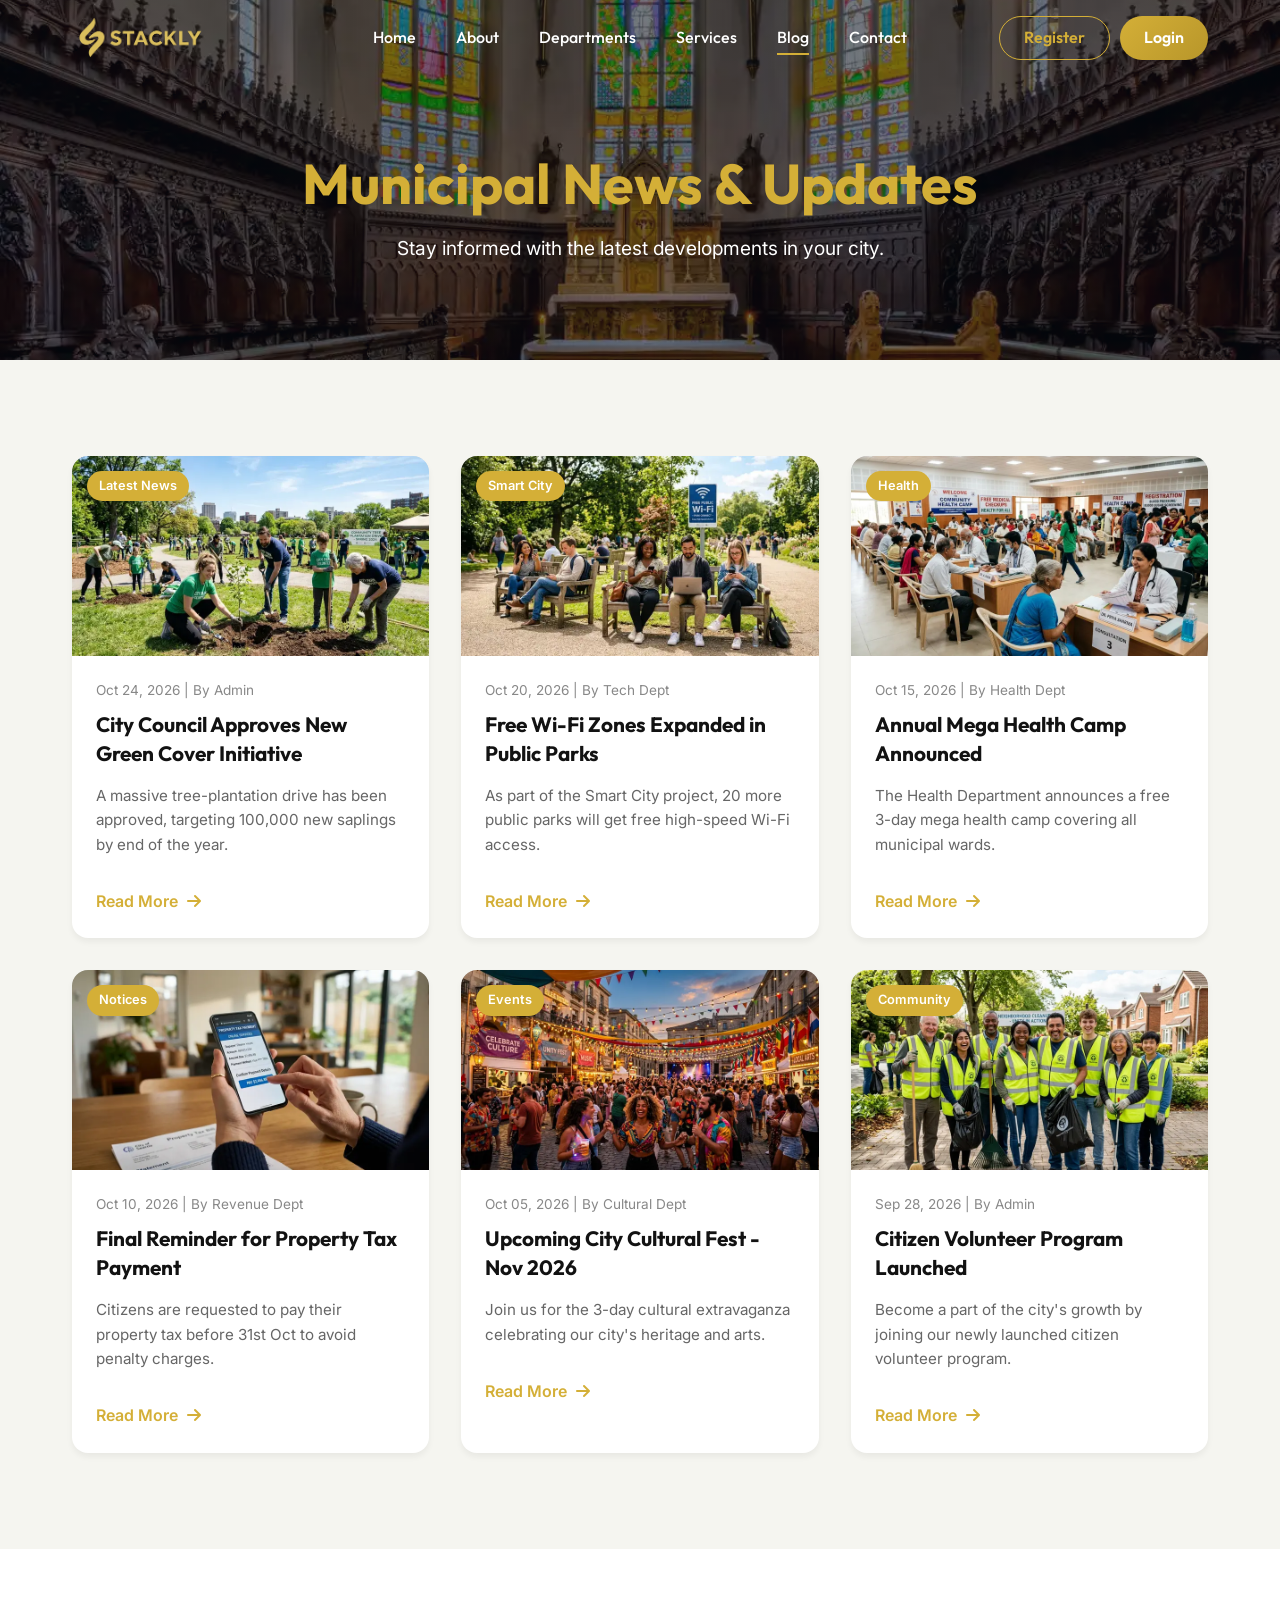
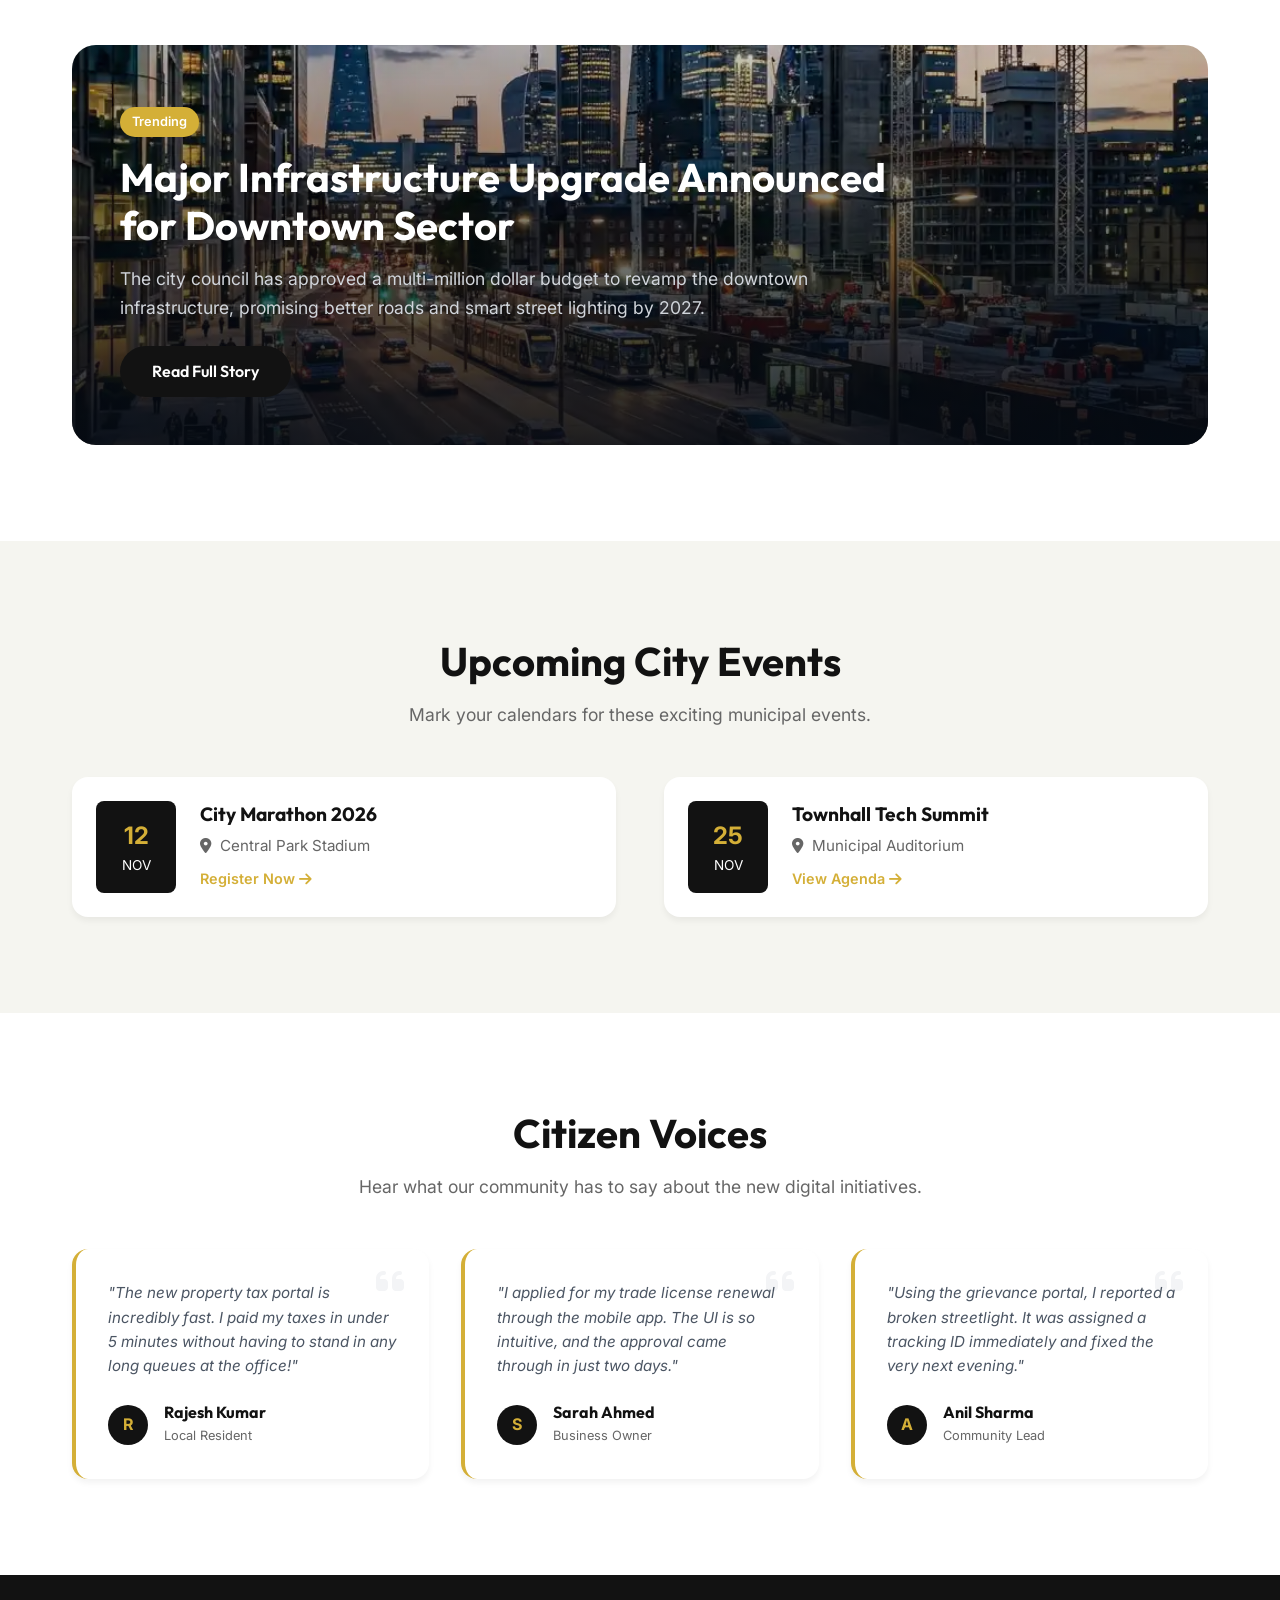
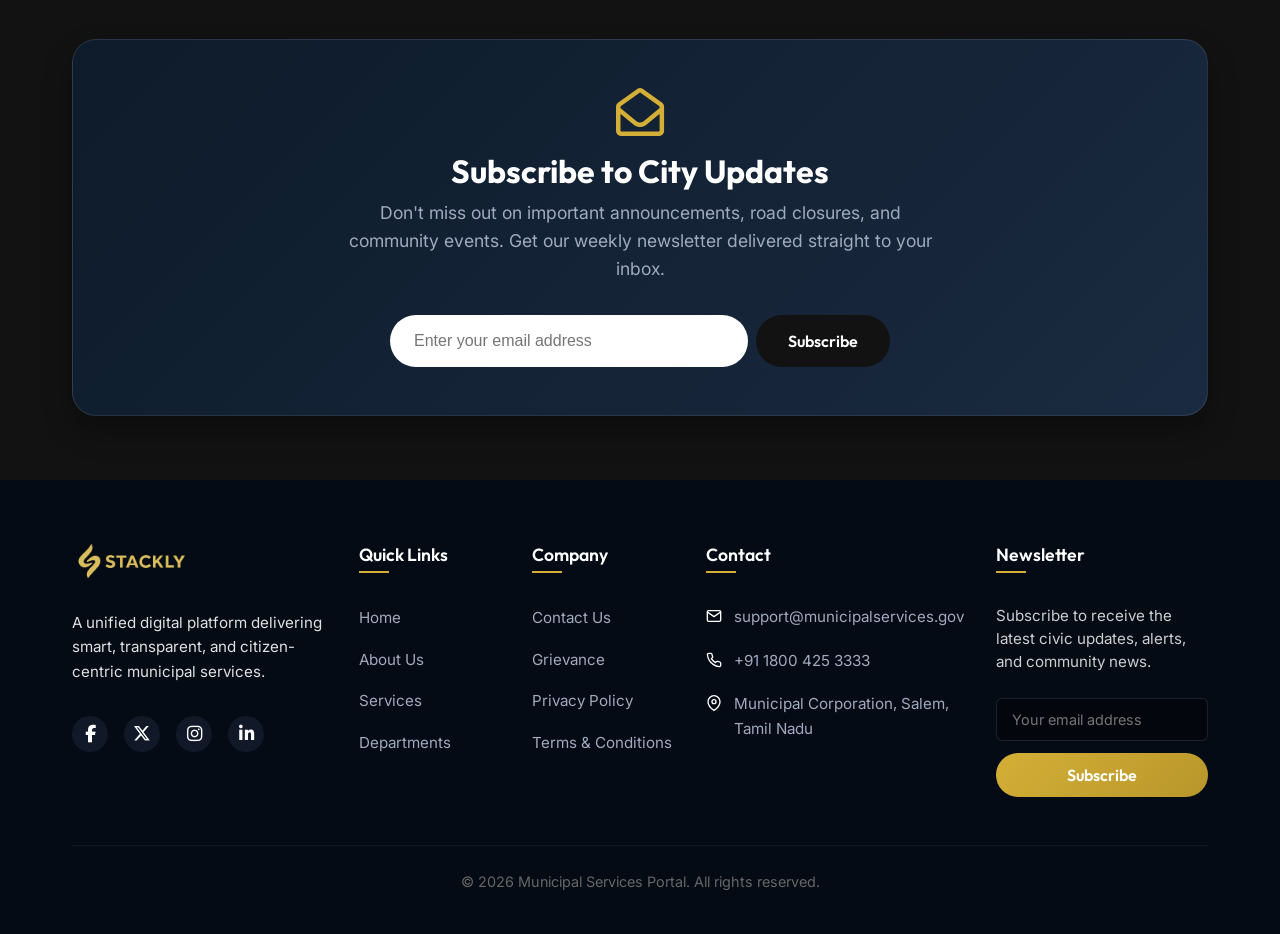
<file: blog.html>
<!DOCTYPE html>
<html lang="en">
<head>
  <meta charset="UTF-8">
  <meta name="viewport" content="width=device-width, initial-scale=1.0">
  <title>Blog & News | STACKLY Municipal Portal</title>
  
  <link rel="preconnect" href="https://fonts.googleapis.com">
  <link href="https://fonts.googleapis.com/css2?family=Inter:wght@300;400;500;600;700&family=Outfit:wght@400;500;600;700;800&display=swap" rel="stylesheet">
  
  <link rel="stylesheet" href="assets/css/variables.css">
  <link rel="stylesheet" href="assets/css/style.css">
  <link rel="stylesheet" href="assets/css/animations.css">
  <link rel="stylesheet" href="assets/css/responsive.css">
  
  <style>
    .page-banner {
      background: var(--gradient-primary);
      color: var(--color-white);
      padding: 150px 0 80px;
      text-align: center;
    }
    .blog-card {
      background: var(--color-white);
      border-radius: var(--radius-md);
      overflow: hidden;
      box-shadow: var(--shadow-sm);
      transition: all var(--transition-normal);
    }
    .blog-card:hover {
      transform: translateY(-10px);
      box-shadow: var(--shadow-lg);
    }
    .blog-img {
      width: 100%;
      height: 200px;
      background: var(--color-light-gray);
      position: relative;
    }
    .blog-badge {
      position: absolute;
      top: 15px;
      left: 15px;
      background: var(--color-secondary);
      color: white;
      padding: 5px 12px;
      border-radius: 20px;
      font-size: 0.8rem;
      font-weight: 600;
    }
    .blog-content { padding: 1.5rem; }
    .blog-meta {
      font-size: 0.85rem;
      color: #888;
      margin-bottom: 0.5rem;
    }
    .blog-title {
      font-size: 1.3rem;
      margin-bottom: 1rem;
      line-height: 1.4;
    }
    .read-more {
      color: var(--color-secondary);
      font-weight: 600;
      display: inline-block;
      margin-top: 1rem;
    }
  </style>

  <link rel="stylesheet" href="https://cdnjs.cloudflare.com/ajax/libs/font-awesome/6.5.1/css/all.min.css">
</head>
<body>

  <nav class="navbar navbar-dark">
    <div class="container">
      <a href="index.html" class="logo-container" style="display: flex; align-items: center;">
        <img src="assets/images/logo.webp" alt="Municipal Services Portal Logo" style="height: 40px; width: auto; object-fit: contain;">
      </a>
      
      <div class="nav-links" style="position: absolute; left: 50%; transform: translateX(-50%);">
        <!-- Mobile sidebar header: logo + close -->
        <div class="mobile-sidebar-header mobile-only">
          <a href="index.html" class="logo-container">
            <img src="assets/images/logo.webp" alt="STACKLY" style="height: 35px; width: auto; object-fit: contain;">
          </a>
          <button class="sidebar-close" onclick="document.querySelector('.nav-links').classList.remove('active'); document.querySelector('.hamburger').classList.remove('active'); document.body.style.overflow='';">
            <i class="fa-solid fa-xmark"></i>
          </button>
        </div>

        <!-- Nav items -->
        <div class="nav-links-center">
          <a href="index.html" class="nav-item">Home</a>
        <a href="about.html" class="nav-item">About</a>
        <a href="departments.html" class="nav-item">Departments</a>
        <a href="services.html" class="nav-item">Services</a>
        <a href="blog.html" class="nav-item active">Blog</a>
        <a href="contact.html" class="nav-item">Contact</a>
        </div>

        <!-- Mobile sidebar footer: login -->
        <a href="register.html" class="btn mobile-sidebar-login mobile-only" style="padding: 0.8rem 2.5rem; width: 80%; text-align: center; border: 1px solid var(--color-secondary); color: var(--color-secondary); background: transparent; margin-bottom: 10px;">Register</a>
        <a href="login.html" class="btn btn-secondary mobile-sidebar-login mobile-only" style="padding: 0.8rem 2.5rem; width: 80%; text-align: center;">Login</a>
      </div>
      
      <div class="nav-buttons-top" style="display: flex; gap: 10px;">
        <a href="register.html" class="btn" style="padding: 0.5rem 1.5rem; border: 1px solid var(--color-secondary); color: var(--color-secondary); background: transparent;">Register</a>
        <a href="login.html" class="btn btn-secondary" style="padding: 0.5rem 1.5rem;">Login</a>
      </div>
      <button class="hamburger">
        <span></span>
        <span></span>
        <span></span>
      </button>
    </div>
  </nav>

  <div class="page-banner" style="background: linear-gradient(rgba(5,11,20,0.55), rgba(5,11,20,0.55)), url('assets/images/img_8.webp') center/cover;">
    <div class="container reveal">
      <h1 style="font-size: 3.5rem; margin-bottom: 1rem; color: var(--color-secondary);">Municipal News & Updates</h1>
      <p style="font-size: 1.2rem; color: var(--color-white);">Stay informed with the latest developments in your city.</p>
    </div>
  </div>

  <section class="section section-gray">
    <div class="container">
      
      <div class="grid-3">
        <!-- Post 1 -->
        <div class="blog-card reveal delay-100">
          <div class="blog-img">
            <img src="assets/images/blog_tree.webp" alt="Tree Plantation" style="width: 100%; height: 100%; object-fit: cover; position: absolute; top: 0; left: 0;"><span class="blog-badge" style="z-index: 1;">Latest News</span>
          </div>
          <div class="blog-content">
            <div class="blog-meta">Oct 24, 2026 | By Admin</div>
            <h3 class="blog-title">City Council Approves New Green Cover Initiative</h3>
            <p style="font-size: 0.95rem;">A massive tree-plantation drive has been approved, targeting 100,000 new saplings by end of the year.</p>
            <a href="404.html" class="read-more">Read More <i class="fa-solid fa-arrow-right" style="margin-left: 5px;"></i></a>
          </div>
        </div>

        <!-- Post 2 -->
        <div class="blog-card reveal delay-200">
          <div class="blog-img">
            <img src="assets/images/blog_wifi.webp" alt="Public Wi-Fi" style="width: 100%; height: 100%; object-fit: cover; position: absolute; top: 0; left: 0;"><span class="blog-badge" style="z-index: 1;">Smart City</span>
          </div>
          <div class="blog-content">
            <div class="blog-meta">Oct 20, 2026 | By Tech Dept</div>
            <h3 class="blog-title">Free Wi-Fi Zones Expanded in Public Parks</h3>
            <p style="font-size: 0.95rem;">As part of the Smart City project, 20 more public parks will get free high-speed Wi-Fi access.</p>
            <a href="404.html" class="read-more">Read More <i class="fa-solid fa-arrow-right" style="margin-left: 5px;"></i></a>
          </div>
        </div>

        <!-- Post 3 -->
        <div class="blog-card reveal delay-300">
          <div class="blog-img">
            <img src="assets/images/blog_health.webp" alt="Health Camp" style="width: 100%; height: 100%; object-fit: cover; position: absolute; top: 0; left: 0;"><span class="blog-badge" style="z-index: 1;">Health</span>
          </div>
          <div class="blog-content">
            <div class="blog-meta">Oct 15, 2026 | By Health Dept</div>
            <h3 class="blog-title">Annual Mega Health Camp Announced</h3>
            <p style="font-size: 0.95rem;">The Health Department announces a free 3-day mega health camp covering all municipal wards.</p>
            <a href="404.html" class="read-more">Read More <i class="fa-solid fa-arrow-right" style="margin-left: 5px;"></i></a>
          </div>
        </div>

        <!-- Post 4 -->
        <div class="blog-card reveal delay-100">
          <div class="blog-img">
            <img src="assets/images/blog_tax.webp" alt="Tax Payment" style="width: 100%; height: 100%; object-fit: cover; position: absolute; top: 0; left: 0;"><span class="blog-badge" style="z-index: 1;">Notices</span>
          </div>
          <div class="blog-content">
            <div class="blog-meta">Oct 10, 2026 | By Revenue Dept</div>
            <h3 class="blog-title">Final Reminder for Property Tax Payment</h3>
            <p style="font-size: 0.95rem;">Citizens are requested to pay their property tax before 31st Oct to avoid penalty charges.</p>
            <a href="404.html" class="read-more">Read More <i class="fa-solid fa-arrow-right" style="margin-left: 5px;"></i></a>
          </div>
        </div>

        <!-- Post 5 -->
        <div class="blog-card reveal delay-200">
          <div class="blog-img">
            <img src="assets/images/blog_fest.webp" alt="Cultural Fest" style="width: 100%; height: 100%; object-fit: cover; position: absolute; top: 0; left: 0;"><span class="blog-badge" style="z-index: 1;">Events</span>
          </div>
          <div class="blog-content">
            <div class="blog-meta">Oct 05, 2026 | By Cultural Dept</div>
            <h3 class="blog-title">Upcoming City Cultural Fest - Nov 2026</h3>
            <p style="font-size: 0.95rem;">Join us for the 3-day cultural extravaganza celebrating our city's heritage and arts.</p>
            <a href="404.html" class="read-more">Read More <i class="fa-solid fa-arrow-right" style="margin-left: 5px;"></i></a>
          </div>
        </div>

        <!-- Post 6 -->
        <div class="blog-card reveal delay-300">
          <div class="blog-img">
            <img src="assets/images/blog_volunteer.webp" alt="Volunteer Program" style="width: 100%; height: 100%; object-fit: cover; position: absolute; top: 0; left: 0;"><span class="blog-badge" style="z-index: 1;">Community</span>
          </div>
          <div class="blog-content">
            <div class="blog-meta">Sep 28, 2026 | By Admin</div>
            <h3 class="blog-title">Citizen Volunteer Program Launched</h3>
            <p style="font-size: 0.95rem;">Become a part of the city's growth by joining our newly launched citizen volunteer program.</p>
            <a href="404.html" class="read-more">Read More <i class="fa-solid fa-arrow-right" style="margin-left: 5px;"></i></a>
          </div>
        </div>

      </div>

    </div>
  </section>

  <!-- NEW SECTION 1: Featured Article Showcase -->
  <section class="section">
    <div class="container reveal">
      <div class="hover-zoom" style="position: relative; border-radius: var(--radius-lg); overflow: hidden; min-height: 400px; display: flex; align-items: flex-end; padding: 3rem;">
        <img src="assets/images/img_9.webp" alt="Featured News" style="position: absolute; top: 0; left: 0; width: 100%; height: 100%; object-fit: cover; z-index: -2;">
        <div style="position: absolute; top: 0; left: 0; width: 100%; height: 100%; background: linear-gradient(to top, rgba(5,11,20,0.9), rgba(5,11,20,0.2)); z-index: -1;"></div>
        <div style="position: relative; z-index: 1; max-width: 800px;">
          <span class="blog-badge" style="position: static; display: inline-block; margin-bottom: 1rem;">Trending</span>
          <h2 style="color: var(--color-white); font-size: 2.5rem; margin-bottom: 1rem;">Major Infrastructure Upgrade Announced for Downtown Sector</h2>
          <p style="color: #d1d5db; font-size: 1.1rem; margin-bottom: 1.5rem;">The city council has approved a multi-million dollar budget to revamp the downtown infrastructure, promising better roads and smart street lighting by 2027.</p>
          <a href="404.html" class="btn btn-primary ripple">Read Full Story</a>
        </div>
      </div>
    </div>
  </section>

  <!-- NEW SECTION 2: Upcoming City Events -->
  <section class="section section-gray">
    <div class="container">
      <div class="text-center reveal" style="margin-bottom: 3rem;">
        <h2 style="color: var(--color-primary); font-size: 2.5rem; margin-bottom: 1rem;">Upcoming City Events</h2>
        <p style="color: var(--color-text-muted); font-size: 1.1rem;">Mark your calendars for these exciting municipal events.</p>
      </div>
      <div class="grid-2">
        <div class="hover-elevate reveal delay-100" style="background: var(--color-white); border-radius: var(--radius-md); display: flex; align-items: center; padding: 1.5rem; gap: 1.5rem; box-shadow: var(--shadow-sm);">
          <div class="pop-badge" style="background: var(--color-primary); color: var(--color-white); text-align: center; padding: 1rem; border-radius: var(--radius-sm); min-width: 80px;">
            <div style="font-size: 1.5rem; font-weight: 700; color: var(--color-secondary);">12</div>
            <div style="font-size: 0.85rem; text-transform: uppercase;">Nov</div>
          </div>
          <div>
            <h4 style="font-size: 1.2rem; margin-bottom: 0.5rem;">City Marathon 2026</h4>
            <p style="color: var(--color-text-muted); font-size: 0.95rem; margin-bottom: 0.5rem;"><i class="fa-solid fa-location-dot" style="margin-right: 5px;"></i> Central Park Stadium</p>
            <a href="404.html" style="color: var(--color-secondary); font-size: 0.9rem; font-weight: 600;">Register Now <i class="fa-solid fa-arrow-right"></i></a>
          </div>
        </div>
        <div class="hover-elevate reveal delay-200" style="background: var(--color-white); border-radius: var(--radius-md); display: flex; align-items: center; padding: 1.5rem; gap: 1.5rem; box-shadow: var(--shadow-sm);">
          <div class="pop-badge" style="background: var(--color-primary); color: var(--color-white); text-align: center; padding: 1rem; border-radius: var(--radius-sm); min-width: 80px;">
            <div style="font-size: 1.5rem; font-weight: 700; color: var(--color-secondary);">25</div>
            <div style="font-size: 0.85rem; text-transform: uppercase;">Nov</div>
          </div>
          <div>
            <h4 style="font-size: 1.2rem; margin-bottom: 0.5rem;">Townhall Tech Summit</h4>
            <p style="color: var(--color-text-muted); font-size: 0.95rem; margin-bottom: 0.5rem;"><i class="fa-solid fa-location-dot" style="margin-right: 5px;"></i> Municipal Auditorium</p>
            <a href="404.html" style="color: var(--color-secondary); font-size: 0.9rem; font-weight: 600;">View Agenda <i class="fa-solid fa-arrow-right"></i></a>
          </div>
        </div>
      </div>
    </div>
  </section>

  <!-- NEW SECTION 3: Citizen Voices -->
  <section class="section section-light">
    <div class="container">
      <div class="text-center reveal" style="margin-bottom: 3rem;">
        <h2 style="color: var(--color-primary); font-size: 2.5rem; margin-bottom: 1rem;">Citizen Voices</h2>
        <p style="color: var(--color-text-muted); font-size: 1.1rem;">Hear what our community has to say about the new digital initiatives.</p>
      </div>
      <div class="grid-3">
        <div class="hover-elevate reveal delay-100" style="background: var(--color-white); padding: 2rem; border-radius: var(--radius-md); border-left: 4px solid var(--color-secondary); box-shadow: var(--shadow-sm);">
          <i class="fa-solid fa-quote-left" style="font-size: 2rem; color: #f3f4f6; position: absolute; top: 1rem; right: 1.5rem;"></i>
          <p style="font-style: italic; color: #4b5563; margin-bottom: 1.5rem; font-size: 0.95rem; position: relative; z-index: 1;">"The new property tax portal is incredibly fast. I paid my taxes in under 5 minutes without having to stand in any long queues at the office!"</p>
          <div style="display: flex; align-items: center; gap: 1rem;">
            <div style="width: 40px; height: 40px; background: var(--color-primary); border-radius: 50%; display: flex; align-items: center; justify-content: center; color: var(--color-secondary); font-weight: bold;">R</div>
            <div>
              <h4 style="font-size: 1rem; margin: 0;">Rajesh Kumar</h4>
              <span style="font-size: 0.8rem; color: var(--color-text-muted);">Local Resident</span>
            </div>
          </div>
        </div>
        <div class="hover-elevate reveal delay-200" style="background: var(--color-white); padding: 2rem; border-radius: var(--radius-md); border-left: 4px solid var(--color-secondary); box-shadow: var(--shadow-sm);">
          <i class="fa-solid fa-quote-left" style="font-size: 2rem; color: #f3f4f6; position: absolute; top: 1rem; right: 1.5rem;"></i>
          <p style="font-style: italic; color: #4b5563; margin-bottom: 1.5rem; font-size: 0.95rem; position: relative; z-index: 1;">"I applied for my trade license renewal through the mobile app. The UI is so intuitive, and the approval came through in just two days."</p>
          <div style="display: flex; align-items: center; gap: 1rem;">
            <div style="width: 40px; height: 40px; background: var(--color-primary); border-radius: 50%; display: flex; align-items: center; justify-content: center; color: var(--color-secondary); font-weight: bold;">S</div>
            <div>
              <h4 style="font-size: 1rem; margin: 0;">Sarah Ahmed</h4>
              <span style="font-size: 0.8rem; color: var(--color-text-muted);">Business Owner</span>
            </div>
          </div>
        </div>
        <div class="hover-elevate reveal delay-300" style="background: var(--color-white); padding: 2rem; border-radius: var(--radius-md); border-left: 4px solid var(--color-secondary); box-shadow: var(--shadow-sm);">
          <i class="fa-solid fa-quote-left" style="font-size: 2rem; color: #f3f4f6; position: absolute; top: 1rem; right: 1.5rem;"></i>
          <p style="font-style: italic; color: #4b5563; margin-bottom: 1.5rem; font-size: 0.95rem; position: relative; z-index: 1;">"Using the grievance portal, I reported a broken streetlight. It was assigned a tracking ID immediately and fixed the very next evening."</p>
          <div style="display: flex; align-items: center; gap: 1rem;">
            <div style="width: 40px; height: 40px; background: var(--color-primary); border-radius: 50%; display: flex; align-items: center; justify-content: center; color: var(--color-secondary); font-weight: bold;">A</div>
            <div>
              <h4 style="font-size: 1rem; margin: 0;">Anil Sharma</h4>
              <span style="font-size: 0.8rem; color: var(--color-text-muted);">Community Lead</span>
            </div>
          </div>
        </div>
      </div>
    </div>
  </section>

  <!-- NEW SECTION 4: Newsletter Subscription -->
  <section class="section section-dark" style="background: var(--color-primary); padding: 4rem 0;">
    <div class="container reveal-scale">
      <div style="background: linear-gradient(135deg, #0d1b2a 0%, #1a2a40 100%); padding: 3rem; border-radius: var(--radius-lg); text-align: center; border: 1px solid rgba(255,255,255,0.1); box-shadow: 0 15px 30px rgba(0,0,0,0.3);">
        <i class="fa-regular fa-envelope-open bounce-icon" style="font-size: 3rem; color: var(--color-secondary); margin-bottom: 1rem;"></i>
        <h2 style="color: var(--color-white); font-size: 2rem; margin-bottom: 0.5rem;">Subscribe to City Updates</h2>
        <p style="color: #a0aabf; font-size: 1.1rem; margin-bottom: 2rem; max-width: 600px; margin-left: auto; margin-right: auto;">Don't miss out on important announcements, road closures, and community events. Get our weekly newsletter delivered straight to your inbox.</p>
        <form style="display: flex; gap: 0.5rem; max-width: 500px; margin: 0 auto; flex-wrap: wrap;">
          <input type="email" placeholder="Enter your email address" required style="flex: 1; padding: 1rem 1.5rem; border-radius: var(--radius-full); border: none; font-size: 1rem; outline: none; min-width: 250px;">
          <button type="submit" class="btn btn-primary ripple" style="padding: 1rem 2rem;">Subscribe</button>
        </form>
      </div>
    </div>
  </section>

  <footer class="footer" style="background-color: #050b14; color: #a0aabf; padding-top: 4rem;">
    <style>
      .cyber-title::after {
        content: '';
        position: absolute;
        left: 0;
        bottom: 0;
        width: 30px;
        height: 2px;
        background-color: var(--color-secondary);
      }
      .cyber-links a {
        transition: color 0.2s;
      }
      .cyber-links a:hover {
        color: var(--color-secondary) !important;
      }
      @media (max-width: 992px) {
        .cyber-grid { grid-template-columns: repeat(2, 1fr) !important; }
      }
      @media (max-width: 768px) {
        .cyber-grid { grid-template-columns: 1fr !important; }
      }
    </style>
    <div class="container">
      <div class="cyber-grid" style="display: grid; grid-template-columns: 1.8fr 1fr 1fr 1.5fr 1.5fr; gap: 2rem; margin-bottom: 3rem;">
        
        <div class="footer-brand">
          <a href="index.html" class="logo-container" style="display: inline-flex; align-items: center; margin-bottom: 0.5rem;">
            <img src="assets/images/logo.webp" alt="Stackly Logo" style="height: 35px; width: auto; object-fit: contain;">
          </a>
          <p style="margin-bottom: 2rem; line-height: 1.6; font-size: 0.95rem;">A unified digital platform delivering smart, transparent, and citizen-centric municipal services.</p>
          <div class="social-icons" style="display: flex; gap: 1rem; align-items: center;">
            <a href="404.html" class="social-icon" style="background: #111827; width: 36px; height: 36px; border-radius: 50%; display: flex; align-items: center; justify-content: center; color: white; transition: 0.3s; font-size: 1.1rem;" onmouseover="this.style.background='var(--color-secondary)'" onmouseout="this.style.background='#111827'"><i class="fa-brands fa-facebook-f"></i></a>
            <a href="404.html" class="social-icon" style="background: #111827; width: 36px; height: 36px; border-radius: 50%; display: flex; align-items: center; justify-content: center; color: white; transition: 0.3s; font-size: 1.1rem;" onmouseover="this.style.background='var(--color-secondary)'" onmouseout="this.style.background='#111827'"><i class="fa-brands fa-x-twitter"></i></a>
            <a href="404.html" class="social-icon" style="background: #111827; width: 36px; height: 36px; border-radius: 50%; display: flex; align-items: center; justify-content: center; color: white; transition: 0.3s; font-size: 1.1rem;" onmouseover="this.style.background='var(--color-secondary)'" onmouseout="this.style.background='#111827'"><i class="fa-brands fa-instagram"></i></a>
            <a href="404.html" class="social-icon" style="background: #111827; width: 36px; height: 36px; border-radius: 50%; display: flex; align-items: center; justify-content: center; color: white; transition: 0.3s; font-size: 1.1rem;" onmouseover="this.style.background='var(--color-secondary)'" onmouseout="this.style.background='#111827'"><i class="fa-brands fa-linkedin-in"></i></a>
          </div>
        </div>
        
        <div>
          <h4 class="cyber-title" style="color: white; font-size: 1.1rem; font-weight: 600; margin-bottom: 2rem; position: relative; padding-bottom: 0.5rem;">Quick Links</h4>
          <ul class="cyber-links" style="list-style: none; padding: 0;">
            <li style="margin-bottom: 1rem;"><a href="index.html" style="color: inherit; text-decoration: none; font-size: 0.95rem;">Home</a></li>
            <li style="margin-bottom: 1rem;"><a href="about.html" style="color: inherit; text-decoration: none; font-size: 0.95rem;">About Us</a></li>
            <li style="margin-bottom: 1rem;"><a href="services.html" style="color: inherit; text-decoration: none; font-size: 0.95rem;">Services</a></li>
            <li style="margin-bottom: 1rem;"><a href="departments.html" style="color: inherit; text-decoration: none; font-size: 0.95rem;">Departments</a></li>
          </ul>
        </div>
        
        <div>
          <h4 class="cyber-title" style="color: white; font-size: 1.1rem; font-weight: 600; margin-bottom: 2rem; position: relative; padding-bottom: 0.5rem;">Company</h4>
          <ul class="cyber-links" style="list-style: none; padding: 0;">
            <li style="margin-bottom: 1rem;"><a href="contact.html" style="color: inherit; text-decoration: none; font-size: 0.95rem;">Contact Us</a></li>
            <li style="margin-bottom: 1rem;"><a href="404.html" style="color: inherit; text-decoration: none; font-size: 0.95rem;">Grievance</a></li>
            <li style="margin-bottom: 1rem;"><a href="404.html" style="color: inherit; text-decoration: none; font-size: 0.95rem;">Privacy Policy</a></li>
            <li style="margin-bottom: 1rem;"><a href="404.html" style="color: inherit; text-decoration: none; font-size: 0.95rem;">Terms & Conditions</a></li>
          </ul>
        </div>

        <div>
          <h4 class="cyber-title" style="color: white; font-size: 1.1rem; font-weight: 600; margin-bottom: 2rem; position: relative; padding-bottom: 0.5rem;">Contact</h4>
          <ul style="list-style: none; padding: 0;">
            <li style="margin-bottom: 1.2rem; display: flex; align-items: flex-start; gap: 12px; font-size: 0.95rem;">
              <svg style="margin-top: 3px; min-width: 16px;" width="16" height="16" viewBox="0 0 24 24" fill="none" stroke="white" stroke-width="2" stroke-linecap="round" stroke-linejoin="round"><path d="M4 4h16c1.1 0 2 .9 2 2v12c0 1.1-.9 2-2 2H4c-1.1 0-2-.9-2-2V6c0-1.1.9-2 2-2z"></path><polyline points="22,6 12,13 2,6"></polyline></svg>
              <span>support@municipalservices.gov</span>
            </li>
            <li style="margin-bottom: 1.2rem; display: flex; align-items: flex-start; gap: 12px; font-size: 0.95rem;">
              <svg style="margin-top: 3px; min-width: 16px;" width="16" height="16" viewBox="0 0 24 24" fill="none" stroke="white" stroke-width="2" stroke-linecap="round" stroke-linejoin="round"><path d="M22 16.92v3a2 2 0 0 1-2.18 2 19.79 19.79 0 0 1-8.63-3.07 19.5 19.5 0 0 1-6-6 19.79 19.79 0 0 1-3.07-8.67A2 2 0 0 1 4.11 2h3a2 2 0 0 1 2 1.72 12.84 12.84 0 0 0 .7 2.81 2 2 0 0 1-.45 2.11L8.09 9.91a16 16 0 0 0 6 6l1.27-1.27a2 2 0 0 1 2.11-.45 12.84 12.84 0 0 0 2.81.7A2 2 0 0 1 22 16.92z"></path></svg>
              <span>+91 1800 425 3333</span>
            </li>
            <li style="margin-bottom: 1.2rem; display: flex; align-items: flex-start; gap: 12px; font-size: 0.95rem;">
              <svg style="margin-top: 3px; min-width: 16px;" width="16" height="16" viewBox="0 0 24 24" fill="none" stroke="white" stroke-width="2" stroke-linecap="round" stroke-linejoin="round"><path d="M21 10c0 7-9 13-9 13s-9-6-9-13a9 9 0 0 1 18 0z"></path><circle cx="12" cy="10" r="3"></circle></svg>
              <span>Municipal Corporation, Salem, Tamil Nadu</span>
            </li>
          </ul>
        </div>
        
                  <div>
            <h4 class="cyber-title" style="color: white; font-size: 1.1rem; font-weight: 600; margin-bottom: 2rem; position: relative; padding-bottom: 0.5rem;">Newsletter</h4>
            <p style="font-size: 0.95rem; margin-bottom: 1.5rem; line-height: 1.5; color: rgba(255, 255, 255, 0.8);">Subscribe to receive the latest civic updates, alerts, and community news.</p>
            <form onsubmit="event.preventDefault(); window.location.href='404.html';" style="display: flex; flex-direction: column; gap: 0.8rem;">
              <input type="email" placeholder="Your email address" required style="width: 100%; padding: 12px 15px; border-radius: 6px; border: 1px solid rgba(255,255,255,0.1); background: rgba(0,0,0,0.3); color: white; font-family: inherit; font-size: 0.9rem; outline: none; transition: border-color 0.3s;" onfocus="this.style.borderColor='var(--color-secondary)'" onblur="this.style.borderColor='rgba(255,255,255,0.1)'">
              <button type="submit" class="btn btn-secondary ripple" style="width: 100%; padding: 12px; font-weight: 600;">Subscribe</button>
            </form>
          </div>
      </div>
      
      <div class="footer-bottom" style="border-top: 1px solid rgba(255,255,255,0.05); padding: 1.5rem 0 0.5rem 0; text-align: center; display: flex; justify-content: center; font-size: 0.9rem;">
        <p style="margin: 0;">&copy; 2026 Municipal Services Portal. All rights reserved.</p>
      </div>
    </div>
  </footer>

  <script src="assets/js/script.js"></script>
  <script src="assets/js/animation.js"></script>
</body>
</html>
</file>
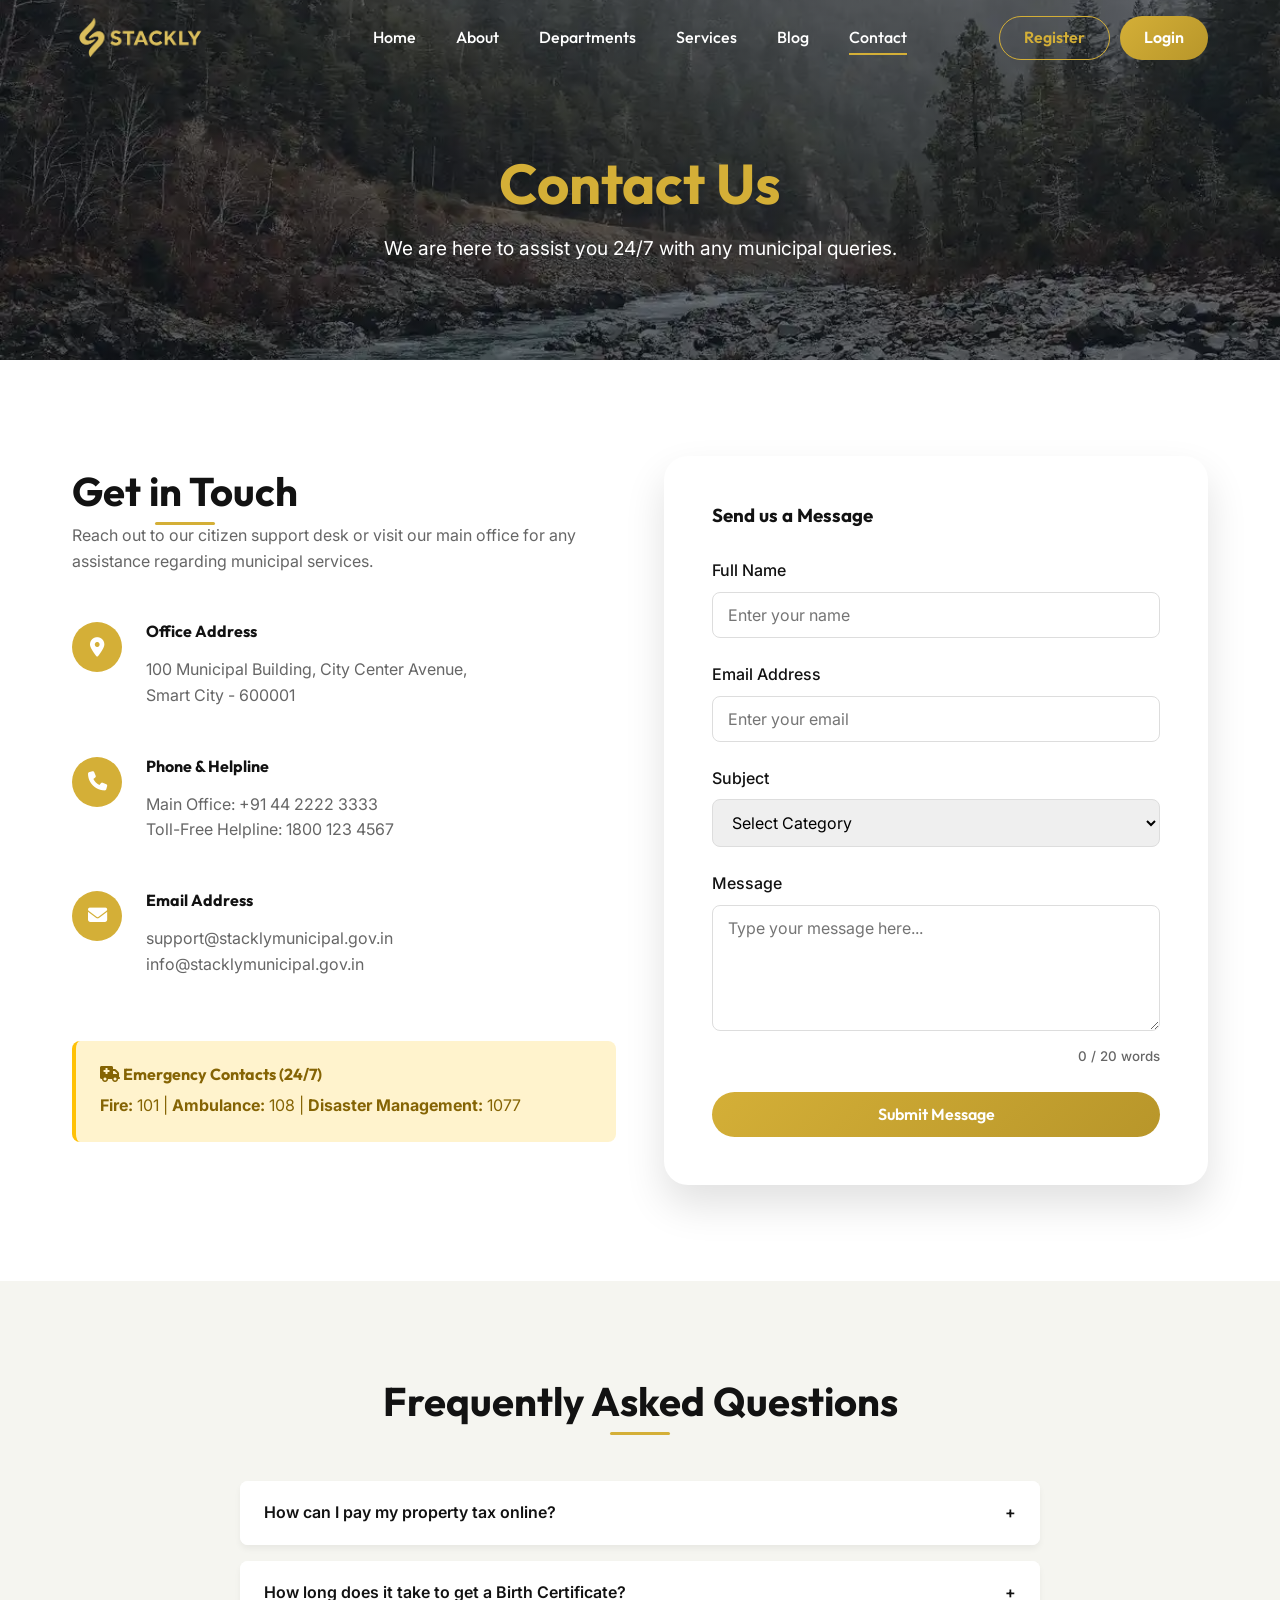
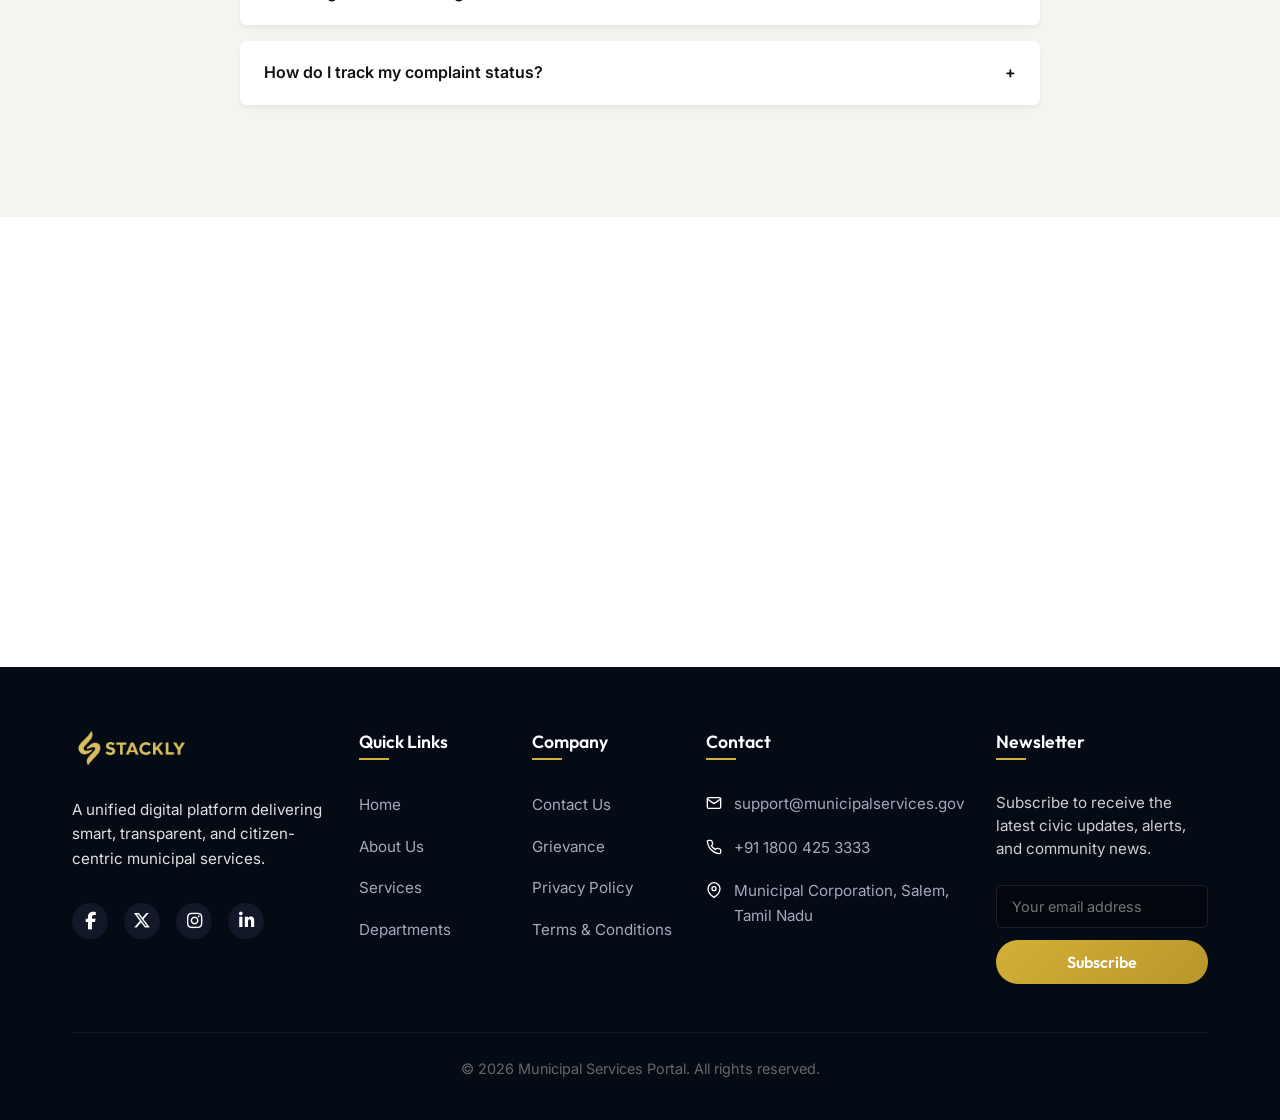
<file: contact.html>
<!DOCTYPE html>
<html lang="en">
<head>
  <meta charset="UTF-8">
  <meta name="viewport" content="width=device-width, initial-scale=1.0">
  <title>Contact Us | STACKLY Municipal Portal</title>
  
  <link rel="preconnect" href="https://fonts.googleapis.com">
  <link href="https://fonts.googleapis.com/css2?family=Inter:wght@300;400;500;600;700&family=Outfit:wght@400;500;600;700;800&display=swap" rel="stylesheet">
  
  <link rel="stylesheet" href="assets/css/variables.css">
  <link rel="stylesheet" href="assets/css/style.css">
  <link rel="stylesheet" href="assets/css/animations.css">
  <link rel="stylesheet" href="assets/css/responsive.css">
  
  <style>
    .page-banner {
      background: var(--gradient-primary);
      color: var(--color-white);
      padding: 150px 0 80px;
      text-align: center;
    }
    .contact-card {
      background: var(--color-white);
      padding: 3rem;
      border-radius: var(--radius-lg);
      box-shadow: var(--shadow-lg);
    }
    .form-group { margin-bottom: 1.5rem; }
    .form-group label {
      display: block;
      margin-bottom: 0.5rem;
      font-weight: 500;
      color: var(--color-primary);
    }
    .form-control {
      width: 100%;
      padding: 12px 15px;
      border: 1px solid #ddd;
      border-radius: var(--radius-sm);
      font-family: var(--font-primary);
      font-size: 1rem;
      transition: all var(--transition-fast);
    }
    .form-control:focus {
      outline: none;
      border-color: var(--color-secondary);
      box-shadow: 0 0 0 3px rgba(212, 175, 55, 0.2);
    }
    .form-control.error { border-color: red; }
    .info-box {
      display: flex;
      gap: 1.5rem;
      margin-bottom: 2rem;
    }
    .info-icon {
      width: 50px;
      height: 50px;
      background: var(--color-secondary);
      color: white;
      border-radius: 50%;
      display: flex;
      align-items: center;
      justify-content: center;
      font-size: 1.2rem;
      flex-shrink: 0;
    }
    .faq-item {
      background: var(--color-white);
      border-radius: var(--radius-sm);
      margin-bottom: 1rem;
      box-shadow: var(--shadow-sm);
      overflow: hidden;
    }
    .faq-header {
      padding: 1.2rem 1.5rem;
      cursor: pointer;
      display: flex;
      justify-content: space-between;
      align-items: center;
      font-weight: 600;
      background: var(--color-white);
    }
    .faq-content {
      padding: 0 1.5rem;
      max-height: 0;
      overflow: hidden;
      transition: max-height 0.3s ease-out, padding 0.3s ease;
    }
    .faq-item.active .faq-content {
      padding: 1rem 1.5rem 1.5rem;
      max-height: 500px; /* Arbitrary large number */
    }
    .faq-item.active .faq-header {
      background: var(--bg-secondary);
      color: var(--color-secondary);
    }
  </style>

  <link rel="stylesheet" href="https://cdnjs.cloudflare.com/ajax/libs/font-awesome/6.5.1/css/all.min.css">
</head>
<body>

  <nav class="navbar navbar-dark">
    <div class="container">
      <a href="index.html" class="logo-container" style="display: flex; align-items: center;">
        <img src="assets/images/logo.webp" alt="Municipal Services Portal Logo" style="height: 40px; width: auto; object-fit: contain;">
      </a>
      
      <div class="nav-links" style="position: absolute; left: 50%; transform: translateX(-50%);">
        <!-- Mobile sidebar header: logo + close -->
        <div class="mobile-sidebar-header mobile-only">
          <a href="index.html" class="logo-container">
            <img src="assets/images/logo.webp" alt="STACKLY" style="height: 35px; width: auto; object-fit: contain;">
          </a>
          <button class="sidebar-close" onclick="document.querySelector('.nav-links').classList.remove('active'); document.querySelector('.hamburger').classList.remove('active'); document.body.style.overflow='';">
            <i class="fa-solid fa-xmark"></i>
          </button>
        </div>

        <!-- Nav items -->
        <div class="nav-links-center">
          <a href="index.html" class="nav-item">Home</a>
        <a href="about.html" class="nav-item">About</a>
        <a href="departments.html" class="nav-item">Departments</a>
        <a href="services.html" class="nav-item">Services</a>
        <a href="blog.html" class="nav-item">Blog</a>
        <a href="contact.html" class="nav-item active">Contact</a>
        </div>

        <!-- Mobile sidebar footer: login -->
        <a href="register.html" class="btn mobile-sidebar-login mobile-only" style="padding: 0.8rem 2.5rem; width: 80%; text-align: center; border: 1px solid var(--color-secondary); color: var(--color-secondary); background: transparent; margin-bottom: 10px;">Register</a>
        <a href="login.html" class="btn btn-secondary mobile-sidebar-login mobile-only" style="padding: 0.8rem 2.5rem; width: 80%; text-align: center;">Login</a>
      </div>
      
      <div class="nav-buttons-top" style="display: flex; gap: 10px;">
        <a href="register.html" class="btn" style="padding: 0.5rem 1.5rem; border: 1px solid var(--color-secondary); color: var(--color-secondary); background: transparent;">Register</a>
        <a href="login.html" class="btn btn-secondary" style="padding: 0.5rem 1.5rem;">Login</a>
      </div>
      <button class="hamburger">
        <span></span>
        <span></span>
        <span></span>
      </button>
    </div>
  </nav>

  <div class="page-banner" style="background: linear-gradient(rgba(5,11,20,0.55), rgba(5,11,20,0.55)), url('assets/images/img_20.webp') center/cover;">
    <div class="container reveal">
      <h1 style="font-size: 3.5rem; margin-bottom: 1rem; color: var(--color-secondary);">Contact Us</h1>
      <p style="font-size: 1.2rem; color: var(--color-white);">We are here to assist you 24/7 with any municipal queries.</p>
    </div>
  </div>

  <section class="section section-light">
    <div class="container grid-2">
      
      <!-- Contact Info -->
      <div class="reveal-left">
        <h2 class="section-title">Get in Touch</h2>
        <p style="margin-bottom: 3rem;">Reach out to our citizen support desk or visit our main office for any assistance regarding municipal services.</p>
        
        <div class="info-box">
          <div class="info-icon"><i class="fa-solid fa-location-dot"></i></div>
          <div>
            <h4>Office Address</h4>
            <p>100 Municipal Building, City Center Avenue,<br>Smart City - 600001</p>
          </div>
        </div>
        
        <div class="info-box">
          <div class="info-icon"><i class="fa-solid fa-phone"></i></div>
          <div>
            <h4>Phone & Helpline</h4>
            <p>Main Office: +91 44 2222 3333<br>Toll-Free Helpline: 1800 123 4567</p>
          </div>
        </div>
        
        <div class="info-box">
          <div class="info-icon"><i class="fa-solid fa-envelope"></i></div>
          <div>
            <h4>Email Address</h4>
            <p>support@stacklymunicipal.gov.in<br>info@stacklymunicipal.gov.in</p>
          </div>
        </div>

        <div class="info-box" style="margin-top: 3rem; background: #FFF3CD; padding: 1.5rem; border-radius: var(--radius-sm); border-left: 4px solid #FFC107;">
          <div>
            <h4 style="color: #856404; margin-bottom: 0.5rem;"><i class="fa-solid fa-truck-medical"></i> Emergency Contacts (24/7)</h4>
            <p style="margin: 0; color: #856404;"><strong>Fire:</strong> 101 | <strong>Ambulance:</strong> 108 | <strong>Disaster Management:</strong> 1077</p>
          </div>
        </div>
      </div>

      <!-- Contact Form -->
      <div class="reveal-right">
        <div class="contact-card">
          <h3 style="margin-bottom: 2rem;">Send us a Message</h3>
          <form class="validate-form" action="404.html">
            <div class="form-group">
              <label>Full Name</label>
              <input type="text" class="form-control" placeholder="Enter your name" required oninput="this.value = this.value.replace(/[^a-zA-Z\s]/g, '')">
            </div>
            <div class="form-group">
              <label>Email Address</label>
              <input type="email" class="form-control" placeholder="Enter your email" required>
            </div>
            <div class="form-group">
              <label>Subject</label>
              <select class="form-control" required>
                <option value="">Select Category</option>
                <option value="complaint">Complaint</option>
                <option value="enquiry">General Enquiry</option>
                <option value="feedback">Feedback</option>
              </select>
            </div>
            <div class="form-group">
              <label>Message</label>
              <textarea id="contactMessage" class="form-control" rows="5" placeholder="Type your message here..." required></textarea>
              <small id="wordCount" style="color: var(--color-text-muted); display: block; text-align: right; margin-top: 0.5rem; font-weight: 500;">0 / 20 words</small>
            </div>
            <script>
              document.getElementById('contactMessage').addEventListener('input', function(e) {
                let words = this.value.trim().split(/\s+/);
                if (words[0] === "") words = [];
                
                if (words.length > 20) {
                  // Prevent typing beyond 20 words
                  this.value = words.slice(0, 20).join(' ') + ' ';
                  words = words.slice(0, 20);
                }
                
                const countEl = document.getElementById('wordCount');
                countEl.textContent = words.length + " / 20 words";
                if (words.length === 20) {
                  countEl.style.color = '#e74c3c'; // red to indicate max length
                } else {
                  countEl.style.color = 'var(--color-text-muted)';
                }
              });
            </script>
            <button type="submit" class="btn btn-secondary ripple w-100" style="width: 100%;">Submit Message</button>
          </form>
        </div>
      </div>

    </div>
  </section>

  <!-- FAQ Section -->
  <section class="section section-gray">
    <div class="container reveal-scale">
      <h2 class="section-title text-center" style="width: 100%;">Frequently Asked Questions</h2>
      <div style="max-width: 800px; margin: 3rem auto 0;">
        
        <div class="faq-item">
          <div class="faq-header">How can I pay my property tax online? <span>+</span></div>
          <div class="faq-content">
            <p>You can pay your property tax by navigating to Services -> Property Tax. Enter your assessment number, verify the details, and proceed to payment using Credit/Debit Card, Net Banking, or UPI.</p>
          </div>
        </div>
        
        <div class="faq-item">
          <div class="faq-header">How long does it take to get a Birth Certificate? <span>+</span></div>
          <div class="faq-content">
            <p>Once the hospital initiates the record and you submit the required documents online, the digital certificate is usually generated within 3-5 working days. You will receive an SMS alert once ready for download.</p>
          </div>
        </div>
        
        <div class="faq-item">
          <div class="faq-header">How do I track my complaint status? <span>+</span></div>
          <div class="faq-content">
            <p>Login to your citizen dashboard and go to "My Complaints". You can view real-time updates and remarks from the assigned municipal officer.</p>
          </div>
        </div>
        
      </div>
    </div>
  </section>

  <!-- Google Map -->
  <div style="width: 100%; height: 450px;">
    <iframe src="https://www.google.com/maps/embed?pb=!1m18!1m12!1m3!1d3907.1615358008394!2d78.17140487327917!3d11.682961841822499!2m3!1f0!2f0!3f0!3m2!1i1024!2i768!4f13.1!3m3!1m2!1s0x3babefef7fd970bb%3A0xe11aef1a71994f9!2sStackly!5e0!3m2!1sen!2sin!4v1785152239977!5m2!1sen!2sin" width="100%" height="100%" style="border:0;" allowfullscreen="" loading="lazy" referrerpolicy="strict-origin-when-cross-origin"></iframe>
  </div>

  <footer class="footer" style="background-color: #050b14; color: #a0aabf; padding-top: 4rem;">
    <style>
      .cyber-title::after {
        content: '';
        position: absolute;
        left: 0;
        bottom: 0;
        width: 30px;
        height: 2px;
        background-color: var(--color-secondary);
      }
      .cyber-links a {
        transition: color 0.2s;
      }
      .cyber-links a:hover {
        color: var(--color-secondary) !important;
      }
      @media (max-width: 992px) {
        .cyber-grid { grid-template-columns: repeat(2, 1fr) !important; }
      }
      @media (max-width: 768px) {
        .cyber-grid { grid-template-columns: 1fr !important; }
      }
    </style>
    <div class="container">
      <div class="cyber-grid" style="display: grid; grid-template-columns: 1.8fr 1fr 1fr 1.5fr 1.5fr; gap: 2rem; margin-bottom: 3rem;">
        
        <div class="footer-brand">
          <a href="index.html" class="logo-container" style="display: inline-flex; align-items: center; margin-bottom: 0.5rem;">
            <img src="assets/images/logo.webp" alt="Stackly Logo" style="height: 35px; width: auto; object-fit: contain;">
          </a>
          <p style="margin-bottom: 2rem; line-height: 1.6; font-size: 0.95rem;">A unified digital platform delivering smart, transparent, and citizen-centric municipal services.</p>
          <div class="social-icons" style="display: flex; gap: 1rem; align-items: center;">
            <a href="404.html" class="social-icon" style="background: #111827; width: 36px; height: 36px; border-radius: 50%; display: flex; align-items: center; justify-content: center; color: white; transition: 0.3s; font-size: 1.1rem;" onmouseover="this.style.background='var(--color-secondary)'" onmouseout="this.style.background='#111827'"><i class="fa-brands fa-facebook-f"></i></a>
            <a href="404.html" class="social-icon" style="background: #111827; width: 36px; height: 36px; border-radius: 50%; display: flex; align-items: center; justify-content: center; color: white; transition: 0.3s; font-size: 1.1rem;" onmouseover="this.style.background='var(--color-secondary)'" onmouseout="this.style.background='#111827'"><i class="fa-brands fa-x-twitter"></i></a>
            <a href="404.html" class="social-icon" style="background: #111827; width: 36px; height: 36px; border-radius: 50%; display: flex; align-items: center; justify-content: center; color: white; transition: 0.3s; font-size: 1.1rem;" onmouseover="this.style.background='var(--color-secondary)'" onmouseout="this.style.background='#111827'"><i class="fa-brands fa-instagram"></i></a>
            <a href="404.html" class="social-icon" style="background: #111827; width: 36px; height: 36px; border-radius: 50%; display: flex; align-items: center; justify-content: center; color: white; transition: 0.3s; font-size: 1.1rem;" onmouseover="this.style.background='var(--color-secondary)'" onmouseout="this.style.background='#111827'"><i class="fa-brands fa-linkedin-in"></i></a>
          </div>
        </div>
        
        <div>
          <h4 class="cyber-title" style="color: white; font-size: 1.1rem; font-weight: 600; margin-bottom: 2rem; position: relative; padding-bottom: 0.5rem;">Quick Links</h4>
          <ul class="cyber-links" style="list-style: none; padding: 0;">
            <li style="margin-bottom: 1rem;"><a href="index.html" style="color: inherit; text-decoration: none; font-size: 0.95rem;">Home</a></li>
            <li style="margin-bottom: 1rem;"><a href="about.html" style="color: inherit; text-decoration: none; font-size: 0.95rem;">About Us</a></li>
            <li style="margin-bottom: 1rem;"><a href="services.html" style="color: inherit; text-decoration: none; font-size: 0.95rem;">Services</a></li>
            <li style="margin-bottom: 1rem;"><a href="departments.html" style="color: inherit; text-decoration: none; font-size: 0.95rem;">Departments</a></li>
          </ul>
        </div>
        
        <div>
          <h4 class="cyber-title" style="color: white; font-size: 1.1rem; font-weight: 600; margin-bottom: 2rem; position: relative; padding-bottom: 0.5rem;">Company</h4>
          <ul class="cyber-links" style="list-style: none; padding: 0;">
            <li style="margin-bottom: 1rem;"><a href="contact.html" style="color: inherit; text-decoration: none; font-size: 0.95rem;">Contact Us</a></li>
            <li style="margin-bottom: 1rem;"><a href="404.html" style="color: inherit; text-decoration: none; font-size: 0.95rem;">Grievance</a></li>
            <li style="margin-bottom: 1rem;"><a href="404.html" style="color: inherit; text-decoration: none; font-size: 0.95rem;">Privacy Policy</a></li>
            <li style="margin-bottom: 1rem;"><a href="404.html" style="color: inherit; text-decoration: none; font-size: 0.95rem;">Terms & Conditions</a></li>
          </ul>
        </div>

        <div>
          <h4 class="cyber-title" style="color: white; font-size: 1.1rem; font-weight: 600; margin-bottom: 2rem; position: relative; padding-bottom: 0.5rem;">Contact</h4>
          <ul style="list-style: none; padding: 0;">
            <li style="margin-bottom: 1.2rem; display: flex; align-items: flex-start; gap: 12px; font-size: 0.95rem;">
              <svg style="margin-top: 3px; min-width: 16px;" width="16" height="16" viewBox="0 0 24 24" fill="none" stroke="white" stroke-width="2" stroke-linecap="round" stroke-linejoin="round"><path d="M4 4h16c1.1 0 2 .9 2 2v12c0 1.1-.9 2-2 2H4c-1.1 0-2-.9-2-2V6c0-1.1.9-2 2-2z"></path><polyline points="22,6 12,13 2,6"></polyline></svg>
              <span>support@municipalservices.gov</span>
            </li>
            <li style="margin-bottom: 1.2rem; display: flex; align-items: flex-start; gap: 12px; font-size: 0.95rem;">
              <svg style="margin-top: 3px; min-width: 16px;" width="16" height="16" viewBox="0 0 24 24" fill="none" stroke="white" stroke-width="2" stroke-linecap="round" stroke-linejoin="round"><path d="M22 16.92v3a2 2 0 0 1-2.18 2 19.79 19.79 0 0 1-8.63-3.07 19.5 19.5 0 0 1-6-6 19.79 19.79 0 0 1-3.07-8.67A2 2 0 0 1 4.11 2h3a2 2 0 0 1 2 1.72 12.84 12.84 0 0 0 .7 2.81 2 2 0 0 1-.45 2.11L8.09 9.91a16 16 0 0 0 6 6l1.27-1.27a2 2 0 0 1 2.11-.45 12.84 12.84 0 0 0 2.81.7A2 2 0 0 1 22 16.92z"></path></svg>
              <span>+91 1800 425 3333</span>
            </li>
            <li style="margin-bottom: 1.2rem; display: flex; align-items: flex-start; gap: 12px; font-size: 0.95rem;">
              <svg style="margin-top: 3px; min-width: 16px;" width="16" height="16" viewBox="0 0 24 24" fill="none" stroke="white" stroke-width="2" stroke-linecap="round" stroke-linejoin="round"><path d="M21 10c0 7-9 13-9 13s-9-6-9-13a9 9 0 0 1 18 0z"></path><circle cx="12" cy="10" r="3"></circle></svg>
              <span>Municipal Corporation, Salem, Tamil Nadu</span>
            </li>
          </ul>
        </div>
        
                  <div>
            <h4 class="cyber-title" style="color: white; font-size: 1.1rem; font-weight: 600; margin-bottom: 2rem; position: relative; padding-bottom: 0.5rem;">Newsletter</h4>
            <p style="font-size: 0.95rem; margin-bottom: 1.5rem; line-height: 1.5; color: rgba(255, 255, 255, 0.8);">Subscribe to receive the latest civic updates, alerts, and community news.</p>
            <form onsubmit="event.preventDefault(); window.location.href='404.html';" style="display: flex; flex-direction: column; gap: 0.8rem;">
              <input type="email" placeholder="Your email address" required style="width: 100%; padding: 12px 15px; border-radius: 6px; border: 1px solid rgba(255,255,255,0.1); background: rgba(0,0,0,0.3); color: white; font-family: inherit; font-size: 0.9rem; outline: none; transition: border-color 0.3s;" onfocus="this.style.borderColor='var(--color-secondary)'" onblur="this.style.borderColor='rgba(255,255,255,0.1)'">
              <button type="submit" class="btn btn-secondary ripple" style="width: 100%; padding: 12px; font-weight: 600;">Subscribe</button>
            </form>
          </div>
      </div>
      
      <div class="footer-bottom" style="border-top: 1px solid rgba(255,255,255,0.05); padding: 1.5rem 0 0.5rem 0; text-align: center; display: flex; justify-content: center; font-size: 0.9rem;">
        <p style="margin: 0;">&copy; 2026 Municipal Services Portal. All rights reserved.</p>
      </div>
    </div>
  </footer>

  <script src="assets/js/script.js"></script>
  <script src="assets/js/animation.js"></script>
  <script src="assets/js/dashboard.js"></script>
</body>
</html>
</file>
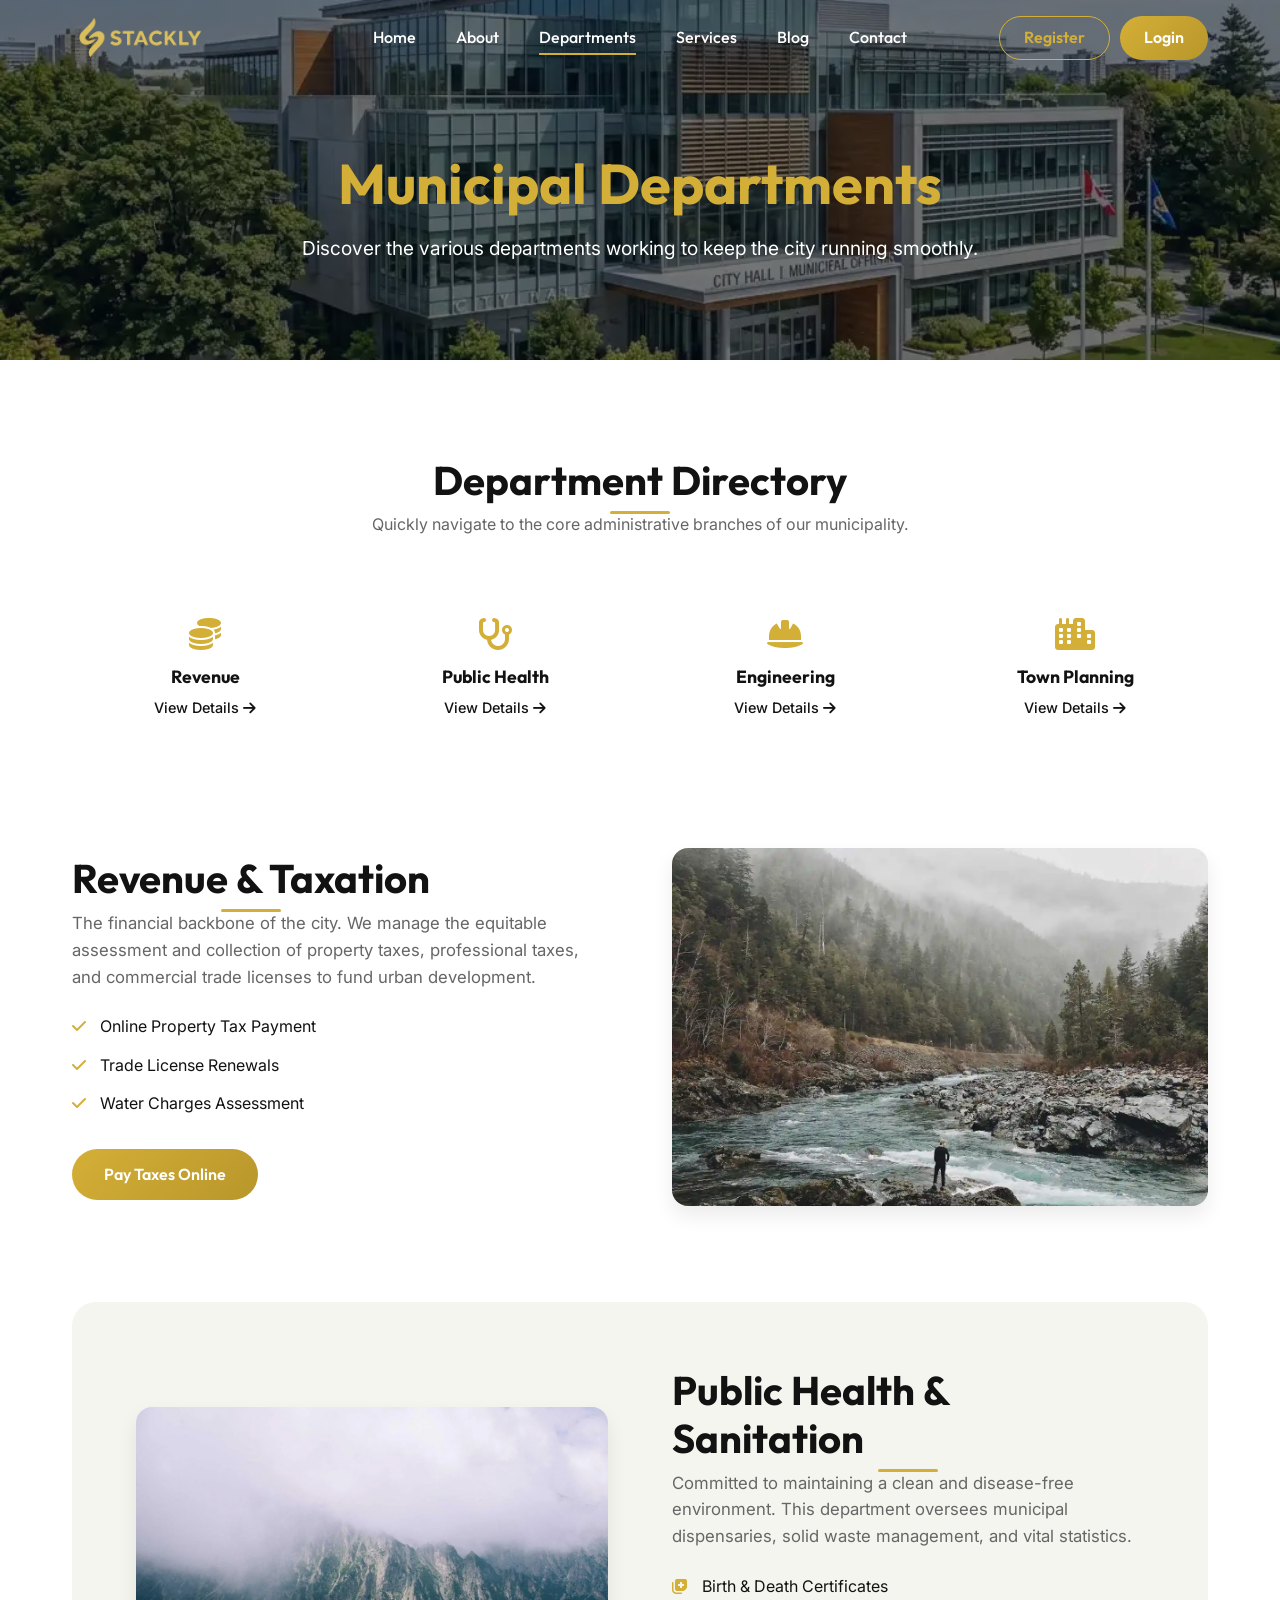
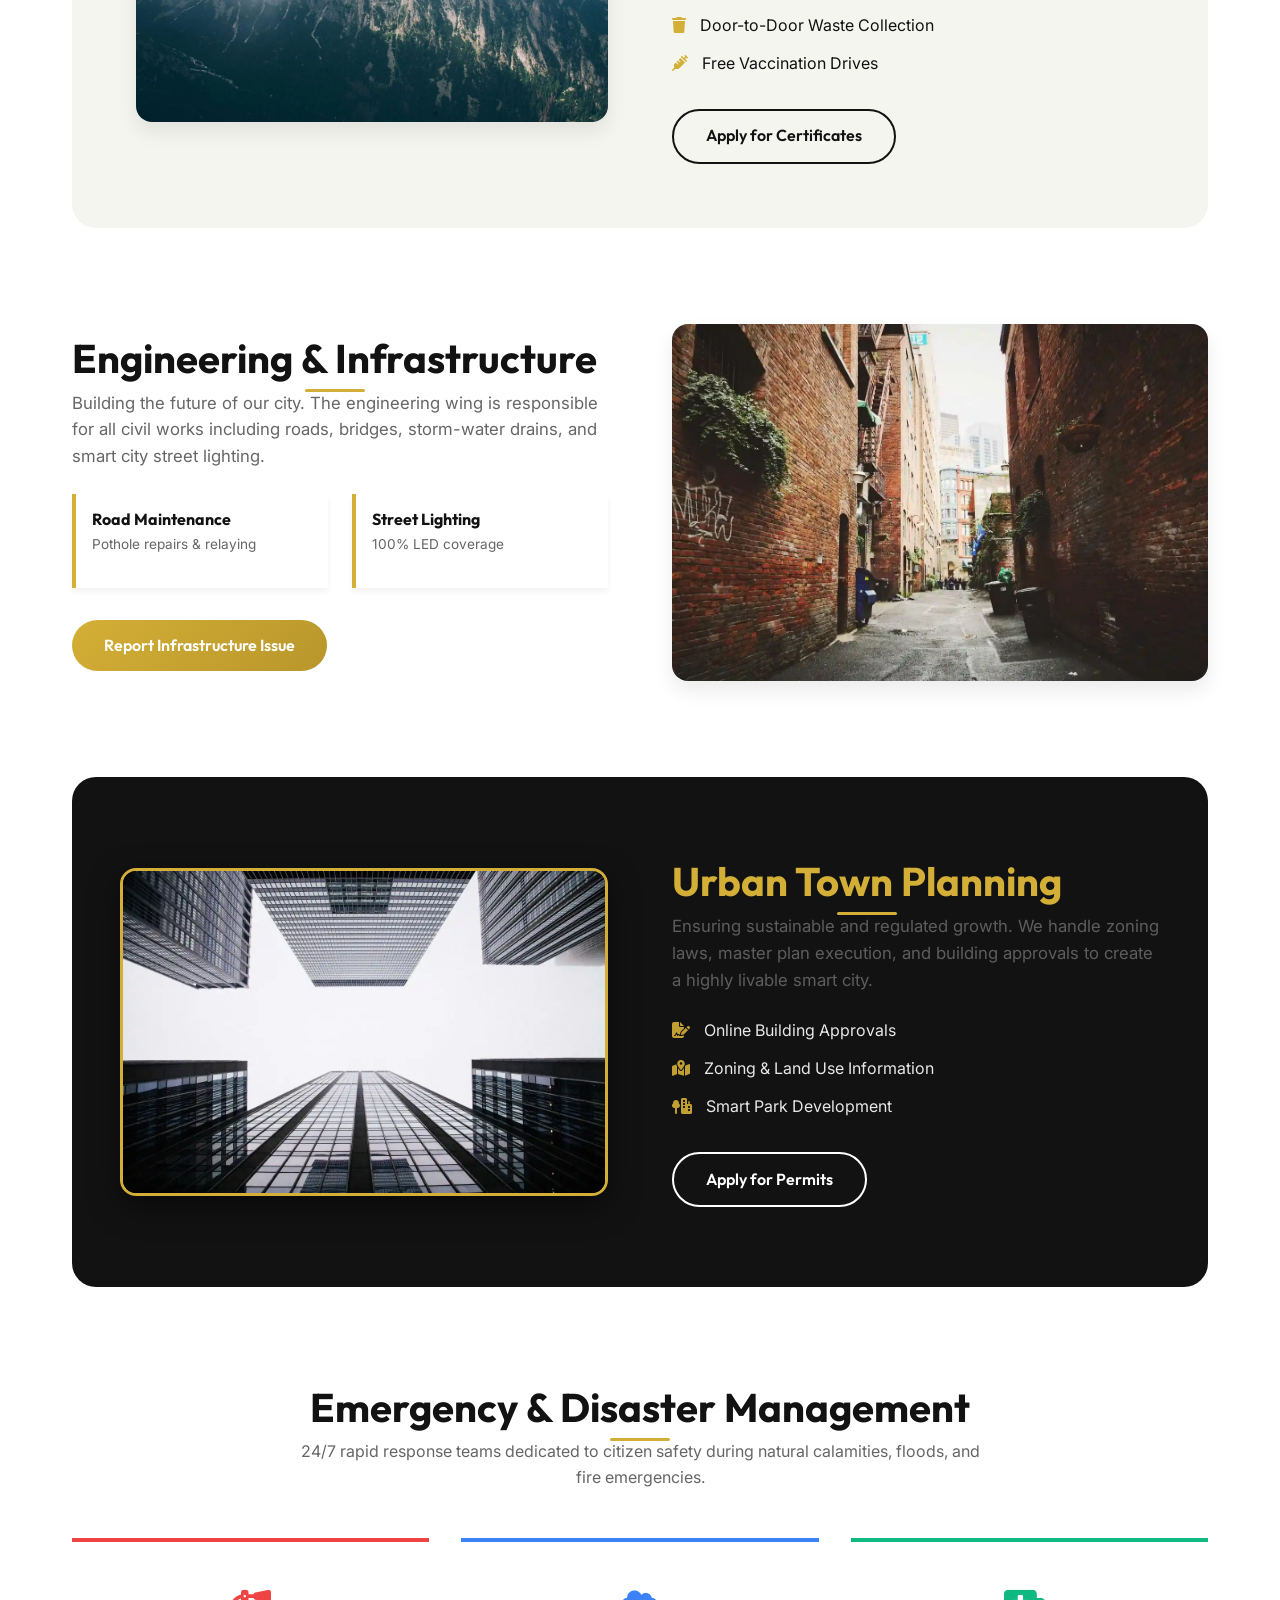
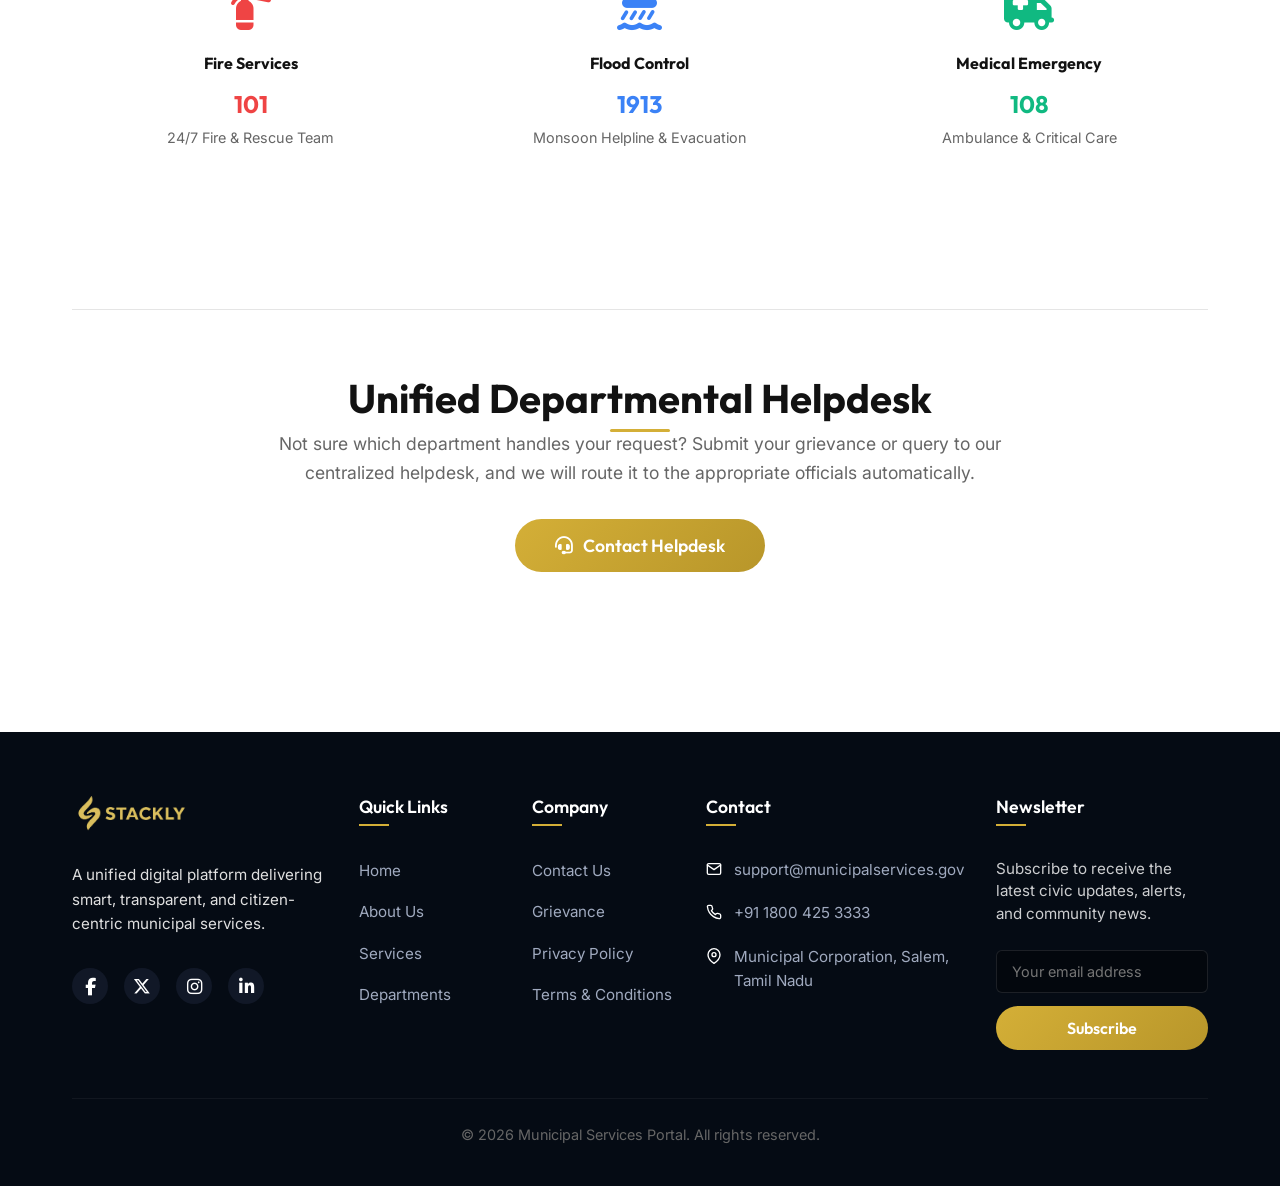
<file: departments.html>
<!DOCTYPE html>
<html lang="en">
<head>
  <meta charset="UTF-8">
  <meta name="viewport" content="width=device-width, initial-scale=1.0">
  <title>Departments | STACKLY Municipal Portal</title>
  
  <link rel="preconnect" href="https://fonts.googleapis.com">
  <link href="https://fonts.googleapis.com/css2?family=Inter:wght@300;400;500;600;700&family=Outfit:wght@400;500;600;700;800&display=swap" rel="stylesheet">
  
  <link rel="stylesheet" href="assets/css/variables.css">
  <link rel="stylesheet" href="assets/css/style.css">
  <link rel="stylesheet" href="assets/css/animations.css">
  <link rel="stylesheet" href="assets/css/responsive.css">
  
  <style>
    .page-banner {
      background: var(--gradient-primary);
      color: var(--color-white);
      padding: 150px 0 80px;
      text-align: center;
    }
    .dept-full-card {
      background: var(--color-white);
      border-radius: var(--radius-md);
      padding: 2.5rem;
      box-shadow: var(--shadow-sm);
      margin-bottom: 2rem;
      display: flex;
      gap: 2rem;
      align-items: flex-start;
      border-left: 5px solid var(--color-secondary);
      transition: all var(--transition-normal);
    }
    .dept-full-card:hover {
      box-shadow: var(--shadow-md);
      transform: translateX(10px);
    }
    .dept-icon {
      font-size: 3rem;
      background: var(--bg-secondary);
      width: 100px;
      height: 100px;
      display: flex;
      align-items: center;
      justify-content: center;
      border-radius: var(--radius-md);
      flex-shrink: 0;
    }
    .dept-info h3 { margin-bottom: 1rem; }
    
    @media(max-width: 768px) {
      .dept-full-card {
        flex-direction: column;
        align-items: center;
        text-align: center;
      }
    }
  </style>

  <link rel="stylesheet" href="https://cdnjs.cloudflare.com/ajax/libs/font-awesome/6.5.1/css/all.min.css">
</head>
<body>

  <!-- Navbar -->
  <nav class="navbar navbar-dark">
    <div class="container">
      <a href="index.html" class="logo-container" style="display: flex; align-items: center;">
        <img src="assets/images/logo.webp" alt="Municipal Services Portal Logo" style="height: 40px; width: auto; object-fit: contain;">
      </a>
      
      <div class="nav-links" style="position: absolute; left: 50%; transform: translateX(-50%);">
        <!-- Mobile sidebar header: logo + close -->
        <div class="mobile-sidebar-header mobile-only">
          <a href="index.html" class="logo-container">
            <img src="assets/images/logo.webp" alt="STACKLY" style="height: 35px; width: auto; object-fit: contain;">
          </a>
          <button class="sidebar-close" onclick="document.querySelector('.nav-links').classList.remove('active'); document.querySelector('.hamburger').classList.remove('active'); document.body.style.overflow='';">
            <i class="fa-solid fa-xmark"></i>
          </button>
        </div>

        <!-- Nav items -->
        <div class="nav-links-center">
          <a href="index.html" class="nav-item">Home</a>
        <a href="about.html" class="nav-item">About</a>
        <a href="departments.html" class="nav-item active">Departments</a>
        <a href="services.html" class="nav-item">Services</a>
        <a href="blog.html" class="nav-item">Blog</a>
        <a href="contact.html" class="nav-item">Contact</a>
        </div>

        <!-- Mobile sidebar footer: login -->
        <a href="register.html" class="btn mobile-sidebar-login mobile-only" style="padding: 0.8rem 2.5rem; width: 80%; text-align: center; border: 1px solid var(--color-secondary); color: var(--color-secondary); background: transparent; margin-bottom: 10px;">Register</a>
        <a href="login.html" class="btn btn-secondary mobile-sidebar-login mobile-only" style="padding: 0.8rem 2.5rem; width: 80%; text-align: center;">Login</a>
      </div>
      
      <div class="nav-buttons-top" style="display: flex; gap: 10px;">
        <a href="register.html" class="btn" style="padding: 0.5rem 1.5rem; border: 1px solid var(--color-secondary); color: var(--color-secondary); background: transparent;">Register</a>
        <a href="login.html" class="btn btn-secondary" style="padding: 0.5rem 1.5rem;">Login</a>
      </div>
      <button class="hamburger">
        <span></span>
        <span></span>
        <span></span>
      </button>
    </div>
  </nav>

  <div class="page-banner" style="background: linear-gradient(rgba(5,11,20,0.55), rgba(5,11,20,0.55)), url('assets/images/departments.webp') center/cover;">
    <div class="container reveal">
      <h1 style="font-size: 3.5rem; margin-bottom: 1rem; color: var(--color-secondary);">Municipal Departments</h1>
      <p style="font-size: 1.2rem; color: var(--color-white);">Discover the various departments working to keep the city running smoothly.</p>
    </div>
  </div>

  <section class="section">
    <div class="container">
      
      <!-- Section 1: Department Overview (Grid) -->
      <div class="about-section reveal">
        <h2 class="section-title text-center" style="width: 100%;">Department Directory</h2>
        <p class="text-center" style="max-width: 800px; margin: 0 auto 3rem; color: var(--color-text-muted);">Quickly navigate to the core administrative branches of our municipality.</p>
        <div class="grid-4" style="gap: 1.5rem;">
          <div class="about-card text-center reveal-up delay-100" style="padding: 2rem;">
            <i class="fa-solid fa-coins" style="font-size: 2rem; color: var(--color-secondary); margin-bottom: 1rem;"></i>
            <h4 style="font-size: 1.1rem; margin-bottom: 0.5rem;">Revenue</h4>
            <a href="#revenue" style="color: var(--color-primary); font-size: 0.9rem; font-weight: 500;">View Details <i class="fa-solid fa-arrow-right"></i></a>
          </div>
          <div class="about-card text-center reveal-up delay-200" style="padding: 2rem;">
            <i class="fa-solid fa-stethoscope" style="font-size: 2rem; color: var(--color-secondary); margin-bottom: 1rem;"></i>
            <h4 style="font-size: 1.1rem; margin-bottom: 0.5rem;">Public Health</h4>
            <a href="#health" style="color: var(--color-primary); font-size: 0.9rem; font-weight: 500;">View Details <i class="fa-solid fa-arrow-right"></i></a>
          </div>
          <div class="about-card text-center reveal-up delay-300" style="padding: 2rem;">
            <i class="fa-solid fa-hard-hat" style="font-size: 2rem; color: var(--color-secondary); margin-bottom: 1rem;"></i>
            <h4 style="font-size: 1.1rem; margin-bottom: 0.5rem;">Engineering</h4>
            <a href="#engineering" style="color: var(--color-primary); font-size: 0.9rem; font-weight: 500;">View Details <i class="fa-solid fa-arrow-right"></i></a>
          </div>
          <div class="about-card text-center reveal-up delay-400" style="padding: 2rem;">
            <i class="fa-solid fa-city" style="font-size: 2rem; color: var(--color-secondary); margin-bottom: 1rem;"></i>
            <h4 style="font-size: 1.1rem; margin-bottom: 0.5rem;">Town Planning</h4>
            <a href="#planning" style="color: var(--color-primary); font-size: 0.9rem; font-weight: 500;">View Details <i class="fa-solid fa-arrow-right"></i></a>
          </div>
        </div>
      </div>

      <!-- Section 2: Revenue & Taxation -->
      <div id="revenue" class="about-section reveal" style="margin-top: 6rem;">
        <div class="grid-2" style="align-items: center; gap: 4rem;">
          <div class="reveal-left">
            <h2 class="section-title">Revenue & Taxation</h2>
            <p style="margin-bottom: 1.5rem; font-size: 1.05rem;">The financial backbone of the city. We manage the equitable assessment and collection of property taxes, professional taxes, and commercial trade licenses to fund urban development.</p>
            <ul style="list-style: none; padding: 0; margin-bottom: 2rem;">
              <li style="margin-bottom: 0.8rem;"><i class="fa-solid fa-check" style="color: var(--color-secondary); margin-right: 10px;"></i> Online Property Tax Payment</li>
              <li style="margin-bottom: 0.8rem;"><i class="fa-solid fa-check" style="color: var(--color-secondary); margin-right: 10px;"></i> Trade License Renewals</li>
              <li style="margin-bottom: 0.8rem;"><i class="fa-solid fa-check" style="color: var(--color-secondary); margin-right: 10px;"></i> Water Charges Assessment</li>
            </ul>
            <a href="services.html" class="btn btn-secondary">Pay Taxes Online</a>
          </div>
          <div class="reveal-right">
            <img src="assets/images/img_20.webp" alt="Revenue Department" style="width: 100%; border-radius: var(--radius-md); box-shadow: var(--shadow-md);">
          </div>
        </div>
      </div>

      <!-- Section 3: Public Health & Sanitation -->
      <div id="health" class="about-section reveal" style="margin-top: 6rem; background: var(--bg-secondary); padding: 4rem; border-radius: var(--radius-lg);">
        <div class="grid-2" style="align-items: center; gap: 4rem;">
          <div class="reveal-left">
            <img src="assets/images/img_21.webp" alt="Public Health" style="width: 100%; border-radius: var(--radius-md); box-shadow: var(--shadow-md);">
          </div>
          <div class="reveal-right">
            <h2 class="section-title">Public Health & Sanitation</h2>
            <p style="margin-bottom: 1.5rem; font-size: 1.05rem;">Committed to maintaining a clean and disease-free environment. This department oversees municipal dispensaries, solid waste management, and vital statistics.</p>
            <ul style="list-style: none; padding: 0; margin-bottom: 2rem;">
              <li style="margin-bottom: 0.8rem;"><i class="fa-solid fa-notes-medical" style="color: var(--color-secondary); margin-right: 10px;"></i> Birth & Death Certificates</li>
              <li style="margin-bottom: 0.8rem;"><i class="fa-solid fa-trash" style="color: var(--color-secondary); margin-right: 10px;"></i> Door-to-Door Waste Collection</li>
              <li style="margin-bottom: 0.8rem;"><i class="fa-solid fa-syringe" style="color: var(--color-secondary); margin-right: 10px;"></i> Free Vaccination Drives</li>
            </ul>
            <a href="services.html" class="btn btn-outline" style="border-color: var(--color-primary); color: var(--color-primary);">Apply for Certificates</a>
          </div>
        </div>
      </div>

      <!-- Section 4: Engineering & Infrastructure -->
      <div id="engineering" class="about-section reveal" style="margin-top: 6rem;">
        <div class="grid-2" style="align-items: center; gap: 4rem;">
          <div class="reveal-left">
            <h2 class="section-title">Engineering & Infrastructure</h2>
            <p style="margin-bottom: 1.5rem; font-size: 1.05rem;">Building the future of our city. The engineering wing is responsible for all civil works including roads, bridges, storm-water drains, and smart city street lighting.</p>
            <div style="display: grid; grid-template-columns: 1fr 1fr; gap: 1.5rem; margin-bottom: 2rem;">
              <div style="background: var(--color-white); padding: 1rem; border-left: 4px solid var(--color-secondary); box-shadow: var(--shadow-sm);">
                <h4 style="margin-bottom: 0.3rem;">Road Maintenance</h4>
                <p style="font-size: 0.85rem; color: var(--color-text-muted);">Pothole repairs & relaying</p>
              </div>
              <div style="background: var(--color-white); padding: 1rem; border-left: 4px solid var(--color-secondary); box-shadow: var(--shadow-sm);">
                <h4 style="margin-bottom: 0.3rem;">Street Lighting</h4>
                <p style="font-size: 0.85rem; color: var(--color-text-muted);">100% LED coverage</p>
              </div>
            </div>
            <a href="contact.html" class="btn btn-secondary">Report Infrastructure Issue</a>
          </div>
          <div class="reveal-right">
            <img src="assets/images/img_22.webp" alt="Engineering" style="width: 100%; border-radius: var(--radius-md); box-shadow: var(--shadow-md);">
          </div>
        </div>
      </div>

      <!-- Section 5: Urban Town Planning -->
      <div id="planning" class="about-section reveal" style="margin-top: 6rem; background: var(--color-primary); color: var(--color-white); padding: 5rem 3rem; border-radius: var(--radius-lg);">
        <div class="grid-2" style="align-items: center; gap: 4rem;">
          <div class="reveal-left">
            <img src="assets/images/img_23.webp" alt="Town Planning" style="width: 100%; border-radius: var(--radius-md); box-shadow: 0 10px 30px rgba(0,0,0,0.5); border: 3px solid var(--color-secondary);">
          </div>
          <div class="reveal-right">
            <h2 class="section-title" style="color: var(--color-secondary);">Urban Town Planning</h2>
            <p style="margin-bottom: 1.5rem; font-size: 1.05rem; opacity: 0.9;">Ensuring sustainable and regulated growth. We handle zoning laws, master plan execution, and building approvals to create a highly livable smart city.</p>
            <ul style="list-style: none; padding: 0; margin-bottom: 2rem; opacity: 0.9;">
              <li style="margin-bottom: 0.8rem;"><i class="fa-solid fa-file-signature" style="color: var(--color-secondary); margin-right: 10px;"></i> Online Building Approvals</li>
              <li style="margin-bottom: 0.8rem;"><i class="fa-solid fa-map-location-dot" style="color: var(--color-secondary); margin-right: 10px;"></i> Zoning & Land Use Information</li>
              <li style="margin-bottom: 0.8rem;"><i class="fa-solid fa-tree-city" style="color: var(--color-secondary); margin-right: 10px;"></i> Smart Park Development</li>
            </ul>
            <a href="services.html" class="btn btn-outline-white">Apply for Permits</a>
          </div>
        </div>
      </div>

      <!-- Section 6: Emergency & Disaster Management -->
      <div class="about-section reveal" style="margin-top: 6rem;">
        <h2 class="section-title text-center" style="width: 100%;">Emergency & Disaster Management</h2>
        <p class="text-center" style="max-width: 700px; margin: 0 auto 3rem; color: var(--color-text-muted);">24/7 rapid response teams dedicated to citizen safety during natural calamities, floods, and fire emergencies.</p>
        <div class="grid-3" style="gap: 2rem;">
          <div class="about-card text-center reveal-up delay-100" style="border-top: 4px solid #ef4444; padding: 3rem 2rem;">
            <i class="fa-solid fa-fire-extinguisher" style="font-size: 2.5rem; color: #ef4444; margin-bottom: 1.5rem;"></i>
            <h4 style="margin-bottom: 1rem;">Fire Services</h4>
            <h2 style="color: #ef4444; margin-bottom: 0.5rem;">101</h2>
            <p style="font-size: 0.9rem;">24/7 Fire & Rescue Team</p>
          </div>
          <div class="about-card text-center reveal-up delay-200" style="border-top: 4px solid #3b82f6; padding: 3rem 2rem;">
            <i class="fa-solid fa-cloud-showers-water" style="font-size: 2.5rem; color: #3b82f6; margin-bottom: 1.5rem;"></i>
            <h4 style="margin-bottom: 1rem;">Flood Control</h4>
            <h2 style="color: #3b82f6; margin-bottom: 0.5rem;">1913</h2>
            <p style="font-size: 0.9rem;">Monsoon Helpline & Evacuation</p>
          </div>
          <div class="about-card text-center reveal-up delay-300" style="border-top: 4px solid #10b981; padding: 3rem 2rem;">
            <i class="fa-solid fa-truck-medical" style="font-size: 2.5rem; color: #10b981; margin-bottom: 1.5rem;"></i>
            <h4 style="margin-bottom: 1rem;">Medical Emergency</h4>
            <h2 style="color: #10b981; margin-bottom: 0.5rem;">108</h2>
            <p style="font-size: 0.9rem;">Ambulance & Critical Care</p>
          </div>
        </div>
      </div>

      <!-- Section 7: Unified Departmental Helpdesk -->
      <div class="about-section reveal" style="margin-top: 6rem; padding: 4rem 2rem; border-top: 1px solid rgba(0,0,0,0.1);">
        <div class="text-center" style="max-width: 800px; margin: 0 auto;">
          <h2 class="section-title">Unified Departmental Helpdesk</h2>
          <p style="font-size: 1.1rem; margin-bottom: 2rem;">Not sure which department handles your request? Submit your grievance or query to our centralized helpdesk, and we will route it to the appropriate officials automatically.</p>
          <a href="contact.html" class="btn btn-secondary ripple" style="font-size: 1.1rem; padding: 0.8rem 2.5rem;"><i class="fa-solid fa-headset" style="margin-right: 10px;"></i> Contact Helpdesk</a>
        </div>
      </div>

    </div>
  </section>

  <footer class="footer" style="background-color: #050b14; color: #a0aabf; padding-top: 4rem;">
    <style>
      .cyber-title::after {
        content: '';
        position: absolute;
        left: 0;
        bottom: 0;
        width: 30px;
        height: 2px;
        background-color: var(--color-secondary);
      }
      .cyber-links a {
        transition: color 0.2s;
      }
      .cyber-links a:hover {
        color: var(--color-secondary) !important;
      }
      @media (max-width: 992px) {
        .cyber-grid { grid-template-columns: repeat(2, 1fr) !important; }
      }
      @media (max-width: 768px) {
        .cyber-grid { grid-template-columns: 1fr !important; }
      }
    </style>
    <div class="container">
      <div class="cyber-grid" style="display: grid; grid-template-columns: 1.8fr 1fr 1fr 1.5fr 1.5fr; gap: 2rem; margin-bottom: 3rem;">
        
        <div class="footer-brand">
          <a href="index.html" class="logo-container" style="display: inline-flex; align-items: center; margin-bottom: 0.5rem;">
            <img src="assets/images/logo.webp" alt="Stackly Logo" style="height: 35px; width: auto; object-fit: contain;">
          </a>
          <p style="margin-bottom: 2rem; line-height: 1.6; font-size: 0.95rem;">A unified digital platform delivering smart, transparent, and citizen-centric municipal services.</p>
          <div class="social-icons" style="display: flex; gap: 1rem; align-items: center;">
            <a href="404.html" class="social-icon" style="background: #111827; width: 36px; height: 36px; border-radius: 50%; display: flex; align-items: center; justify-content: center; color: white; transition: 0.3s; font-size: 1.1rem;" onmouseover="this.style.background='var(--color-secondary)'" onmouseout="this.style.background='#111827'"><i class="fa-brands fa-facebook-f"></i></a>
            <a href="404.html" class="social-icon" style="background: #111827; width: 36px; height: 36px; border-radius: 50%; display: flex; align-items: center; justify-content: center; color: white; transition: 0.3s; font-size: 1.1rem;" onmouseover="this.style.background='var(--color-secondary)'" onmouseout="this.style.background='#111827'"><i class="fa-brands fa-x-twitter"></i></a>
            <a href="404.html" class="social-icon" style="background: #111827; width: 36px; height: 36px; border-radius: 50%; display: flex; align-items: center; justify-content: center; color: white; transition: 0.3s; font-size: 1.1rem;" onmouseover="this.style.background='var(--color-secondary)'" onmouseout="this.style.background='#111827'"><i class="fa-brands fa-instagram"></i></a>
            <a href="404.html" class="social-icon" style="background: #111827; width: 36px; height: 36px; border-radius: 50%; display: flex; align-items: center; justify-content: center; color: white; transition: 0.3s; font-size: 1.1rem;" onmouseover="this.style.background='var(--color-secondary)'" onmouseout="this.style.background='#111827'"><i class="fa-brands fa-linkedin-in"></i></a>
          </div>
        </div>
        
        <div>
          <h4 class="cyber-title" style="color: white; font-size: 1.1rem; font-weight: 600; margin-bottom: 2rem; position: relative; padding-bottom: 0.5rem;">Quick Links</h4>
          <ul class="cyber-links" style="list-style: none; padding: 0;">
            <li style="margin-bottom: 1rem;"><a href="index.html" style="color: inherit; text-decoration: none; font-size: 0.95rem;">Home</a></li>
            <li style="margin-bottom: 1rem;"><a href="about.html" style="color: inherit; text-decoration: none; font-size: 0.95rem;">About Us</a></li>
            <li style="margin-bottom: 1rem;"><a href="services.html" style="color: inherit; text-decoration: none; font-size: 0.95rem;">Services</a></li>
            <li style="margin-bottom: 1rem;"><a href="departments.html" style="color: inherit; text-decoration: none; font-size: 0.95rem;">Departments</a></li>
          </ul>
        </div>
        
        <div>
          <h4 class="cyber-title" style="color: white; font-size: 1.1rem; font-weight: 600; margin-bottom: 2rem; position: relative; padding-bottom: 0.5rem;">Company</h4>
          <ul class="cyber-links" style="list-style: none; padding: 0;">
            <li style="margin-bottom: 1rem;"><a href="contact.html" style="color: inherit; text-decoration: none; font-size: 0.95rem;">Contact Us</a></li>
            <li style="margin-bottom: 1rem;"><a href="404.html" style="color: inherit; text-decoration: none; font-size: 0.95rem;">Grievance</a></li>
            <li style="margin-bottom: 1rem;"><a href="404.html" style="color: inherit; text-decoration: none; font-size: 0.95rem;">Privacy Policy</a></li>
            <li style="margin-bottom: 1rem;"><a href="404.html" style="color: inherit; text-decoration: none; font-size: 0.95rem;">Terms & Conditions</a></li>
          </ul>
        </div>

        <div>
          <h4 class="cyber-title" style="color: white; font-size: 1.1rem; font-weight: 600; margin-bottom: 2rem; position: relative; padding-bottom: 0.5rem;">Contact</h4>
          <ul style="list-style: none; padding: 0;">
            <li style="margin-bottom: 1.2rem; display: flex; align-items: flex-start; gap: 12px; font-size: 0.95rem;">
              <svg style="margin-top: 3px; min-width: 16px;" width="16" height="16" viewBox="0 0 24 24" fill="none" stroke="white" stroke-width="2" stroke-linecap="round" stroke-linejoin="round"><path d="M4 4h16c1.1 0 2 .9 2 2v12c0 1.1-.9 2-2 2H4c-1.1 0-2-.9-2-2V6c0-1.1.9-2 2-2z"></path><polyline points="22,6 12,13 2,6"></polyline></svg>
              <span>support@municipalservices.gov</span>
            </li>
            <li style="margin-bottom: 1.2rem; display: flex; align-items: flex-start; gap: 12px; font-size: 0.95rem;">
              <svg style="margin-top: 3px; min-width: 16px;" width="16" height="16" viewBox="0 0 24 24" fill="none" stroke="white" stroke-width="2" stroke-linecap="round" stroke-linejoin="round"><path d="M22 16.92v3a2 2 0 0 1-2.18 2 19.79 19.79 0 0 1-8.63-3.07 19.5 19.5 0 0 1-6-6 19.79 19.79 0 0 1-3.07-8.67A2 2 0 0 1 4.11 2h3a2 2 0 0 1 2 1.72 12.84 12.84 0 0 0 .7 2.81 2 2 0 0 1-.45 2.11L8.09 9.91a16 16 0 0 0 6 6l1.27-1.27a2 2 0 0 1 2.11-.45 12.84 12.84 0 0 0 2.81.7A2 2 0 0 1 22 16.92z"></path></svg>
              <span>+91 1800 425 3333</span>
            </li>
            <li style="margin-bottom: 1.2rem; display: flex; align-items: flex-start; gap: 12px; font-size: 0.95rem;">
              <svg style="margin-top: 3px; min-width: 16px;" width="16" height="16" viewBox="0 0 24 24" fill="none" stroke="white" stroke-width="2" stroke-linecap="round" stroke-linejoin="round"><path d="M21 10c0 7-9 13-9 13s-9-6-9-13a9 9 0 0 1 18 0z"></path><circle cx="12" cy="10" r="3"></circle></svg>
              <span>Municipal Corporation, Salem, Tamil Nadu</span>
            </li>
          </ul>
        </div>
        
                  <div>
            <h4 class="cyber-title" style="color: white; font-size: 1.1rem; font-weight: 600; margin-bottom: 2rem; position: relative; padding-bottom: 0.5rem;">Newsletter</h4>
            <p style="font-size: 0.95rem; margin-bottom: 1.5rem; line-height: 1.5; color: rgba(255, 255, 255, 0.8);">Subscribe to receive the latest civic updates, alerts, and community news.</p>
            <form onsubmit="event.preventDefault(); window.location.href='404.html';" style="display: flex; flex-direction: column; gap: 0.8rem;">
              <input type="email" placeholder="Your email address" required style="width: 100%; padding: 12px 15px; border-radius: 6px; border: 1px solid rgba(255,255,255,0.1); background: rgba(0,0,0,0.3); color: white; font-family: inherit; font-size: 0.9rem; outline: none; transition: border-color 0.3s;" onfocus="this.style.borderColor='var(--color-secondary)'" onblur="this.style.borderColor='rgba(255,255,255,0.1)'">
              <button type="submit" class="btn btn-secondary ripple" style="width: 100%; padding: 12px; font-weight: 600;">Subscribe</button>
            </form>
          </div>
      </div>
      
      <div class="footer-bottom" style="border-top: 1px solid rgba(255,255,255,0.05); padding: 1.5rem 0 0.5rem 0; text-align: center; display: flex; justify-content: center; font-size: 0.9rem;">
        <p style="margin: 0;">&copy; 2026 Municipal Services Portal. All rights reserved.</p>
      </div>
    </div>
  </footer>

  <script src="assets/js/script.js"></script>
  <script src="assets/js/animation.js"></script>
</body>
</html>
</file>
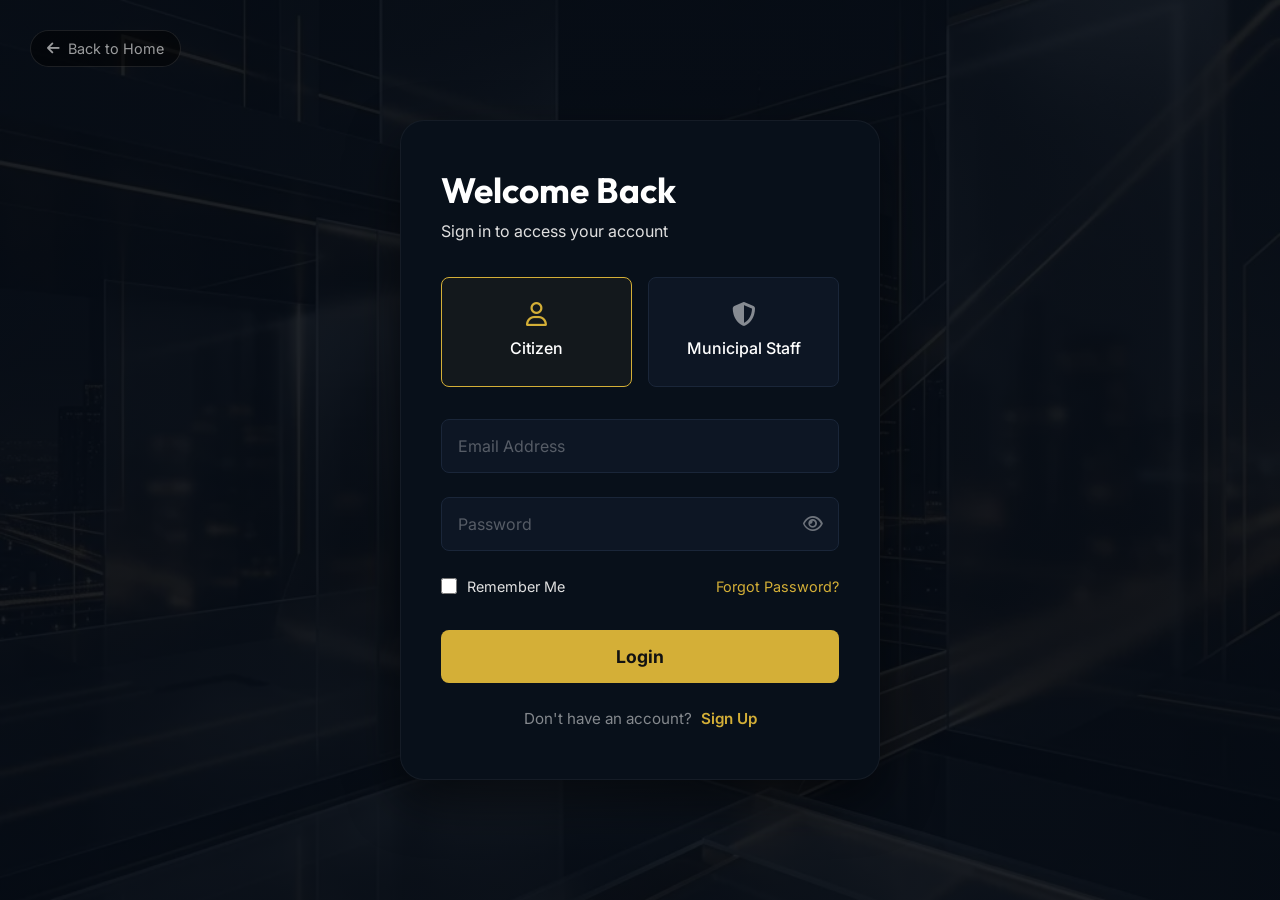
<file: login.html>
<!DOCTYPE html>
<html lang="en">
<head>
  <meta charset="UTF-8">
  <meta name="viewport" content="width=device-width, initial-scale=1.0">
  <title>Login | STACKLY Municipal Portal</title>
  
  <link rel="preconnect" href="https://fonts.googleapis.com">
  <link rel="preconnect" href="https://fonts.gstatic.com" crossorigin>
  <link href="https://fonts.googleapis.com/css2?family=Inter:wght@300;400;500;600;700&family=Outfit:wght@400;500;600;700;800&display=swap" rel="stylesheet">
  
  <link rel="stylesheet" href="assets/css/variables.css">
  <link rel="stylesheet" href="assets/css/style.css">
  <link rel="stylesheet" href="https://cdnjs.cloudflare.com/ajax/libs/font-awesome/6.5.1/css/all.min.css">
  
  <style>
    body {
      margin: 0;
      min-height: 100vh;
      display: flex;
      align-items: center;
      justify-content: center;
      background: linear-gradient(rgba(5, 11, 20, 0.9), rgba(5, 11, 20, 0.9)), url('assets/images/login-bg.webp') no-repeat center center/cover;
      font-family: var(--font-primary);
      color: var(--color-white);
    }
    
    .auth-card {
      background: #08101a;
      width: 100%;
      max-width: 480px;
      padding: 3rem 2.5rem;
      border-radius: var(--radius-lg);
      box-shadow: 0 20px 50px rgba(0,0,0,0.5);
      border: 1px solid rgba(255,255,255,0.05);
      position: relative;
    }

    .back-btn {
      position: fixed;
      top: 30px;
      left: 30px;
      z-index: 100;
      color: rgba(255,255,255,0.6);
      text-decoration: none;
      font-size: 0.9rem;
      display: flex;
      align-items: center;
      gap: 8px;
      transition: color var(--transition-fast);
      background: rgba(0,0,0,0.5);
      padding: 6px 16px;
      border-radius: 20px;
      border: 1px solid rgba(255,255,255,0.1);
    }
    .back-btn:hover {
      color: var(--color-white);
    }

    .auth-header {
      text-align: left;
      margin-bottom: 2rem;
    }
    .auth-header h1 {
      font-family: var(--font-heading);
      font-size: 2.2rem;
      margin-bottom: 0.5rem;
      color: var(--color-white);
    }
    .auth-header p {
      color: var(--color-light-gray);
      font-size: 1rem;
    }

    .role-selector {
      display: grid;
      grid-template-columns: 1fr 1fr;
      gap: 1rem;
      margin-bottom: 2rem;
    }
    .role-btn {
      background: #0d1624;
      border: 1px solid #1a2639;
      border-radius: var(--radius-sm);
      padding: 1.5rem 1rem;
      color: var(--color-white);
      cursor: pointer;
      display: flex;
      flex-direction: column;
      align-items: center;
      gap: 10px;
      transition: all var(--transition-fast);
      font-weight: 500;
    }
    .role-btn i {
      font-size: 1.5rem;
      color: rgba(255,255,255,0.5);
      transition: color var(--transition-fast);
    }
    .role-btn:hover {
      background: #111d2e;
    }
    .role-btn.active {
      border-color: var(--color-secondary);
      background: rgba(212, 175, 55, 0.05); /* very faint gold */
    }
    .role-btn.active i {
      color: var(--color-secondary);
    }

    .form-group {
      margin-bottom: 1.5rem;
      position: relative;
    }
    .form-control {
      width: 100%;
      padding: 16px;
      background: #0d1624;
      border: 1px solid #1a2639;
      border-radius: var(--radius-sm);
      color: var(--color-white);
      font-family: var(--font-primary);
      font-size: 1rem;
      transition: all var(--transition-fast);
      outline: none;
    }
    .form-control:focus {
      border-color: var(--color-secondary);
      background: #111d2e;
    }
    .form-control::placeholder {
      color: rgba(255,255,255,0.3);
    }
    
    .eye-toggle {
      position: absolute;
      right: 16px;
      top: 50%;
      transform: translateY(-50%);
      color: rgba(255,255,255,0.4);
      cursor: pointer;
      font-size: 1.1rem;
    }
    .eye-toggle:hover {
      color: var(--color-white);
    }

    .auth-options {
      display: flex;
      justify-content: space-between;
      align-items: center;
      margin-bottom: 2rem;
      font-size: 0.9rem;
    }
    .auth-options a {
      color: var(--color-secondary);
      text-decoration: none;
    }
    .auth-options a:hover {
      text-decoration: underline;
    }

    .custom-checkbox {
      display: flex;
      align-items: center;
      gap: 10px;
      cursor: pointer;
      color: var(--color-light-gray);
    }
    .custom-checkbox input {
      accent-color: var(--color-secondary);
      width: 16px;
      height: 16px;
      cursor: pointer;
    }

    .btn-submit {
      width: 100%;
      padding: 16px;
      background: var(--color-secondary);
      color: var(--color-primary);
      font-weight: 700;
      font-size: 1.1rem;
      border-radius: var(--radius-sm);
      border: none;
      cursor: pointer;
      transition: all var(--transition-fast);
      font-family: var(--font-primary);
      margin-bottom: 1.5rem;
    }
    .btn-submit:hover {
      background: var(--color-accent);
      transform: translateY(-2px);
    }

    .auth-footer {
      text-align: center;
      color: rgba(255,255,255,0.5);
      font-size: 0.95rem;
    }
    .auth-footer a {
      color: var(--color-secondary);
      text-decoration: none;
      font-weight: 600;
      margin-left: 5px;
    }
    .auth-footer a:hover {
      text-decoration: underline;
    }

    /* Mobile view fixes */
    @media (max-width: 480px) {
      .back-btn {
        position: absolute;
        top: 20px;
        left: 20px;
      }
      .auth-card {
        padding: 4.5rem 1.5rem 2.5rem 1.5rem;
      }
    }
  </style>
</head>
<body>

  <div class="auth-card">
    <a href="index.html" class="back-btn"><i class="fa-solid fa-arrow-left"></i> Back to Home</a>
    
    <div class="auth-header">
      <h1>Welcome Back</h1>
      <p>Sign in to access your account</p>
    </div>

    <form onsubmit="return handleLogin(event)">
      <div class="role-selector">
        <div class="role-btn active" onclick="selectRole(this, 'citizen')">
          <i class="fa-regular fa-user"></i>
          <span>Citizen</span>
        </div>
        <div class="role-btn" onclick="selectRole(this, 'staff')">
          <i class="fa-solid fa-shield-halved"></i>
          <span>Municipal Staff</span>
        </div>
      </div>
      <input type="hidden" id="selectedRole" name="role" value="citizen">

      <div class="form-group">
        <input type="email" id="loginEmail" class="form-control" placeholder="Email Address" required>
      </div>
      <div class="form-group">
        <input type="password" class="form-control" id="password" placeholder="Password" required>
        <i class="fa-regular fa-eye eye-toggle" onclick="togglePassword('password', this)"></i>
      </div>

      <div class="auth-options">
        <label class="custom-checkbox">
          <input type="checkbox">
          Remember Me
        </label>
        <a href="404.html">Forgot Password?</a>
      </div>

      <button type="submit" class="btn-submit">Login</button>
    </form>

    <div class="auth-footer">
      Don't have an account? <a href="register.html">Sign Up</a>
    </div>
  </div>

  <script>
    function selectRole(element, role) {
      document.querySelectorAll('.role-btn').forEach(btn => btn.classList.remove('active'));
      element.classList.add('active');
      document.getElementById('selectedRole').value = role;
    }

    function togglePassword(inputId, icon) {
      const input = document.getElementById(inputId);
      if (input.type === 'password') {
        input.type = 'text';
        icon.classList.remove('fa-eye');
        icon.classList.add('fa-eye-slash');
      } else {
        input.type = 'password';
        icon.classList.remove('fa-eye-slash');
        icon.classList.add('fa-eye');
      }
    }

    function handleLogin(event) {
      event.preventDefault();
      
      const email = document.getElementById('loginEmail').value;
      if (email) {
        localStorage.setItem('userEmail', email);
      }
      
      const role = document.getElementById('selectedRole').value;
      if (role === 'staff') {
        window.location.href = 'admindashboard.html';
      } else {
        window.location.href = 'userdashboard.html';
      }
      return false;
    }
  </script>
</body>
</html>
</file>
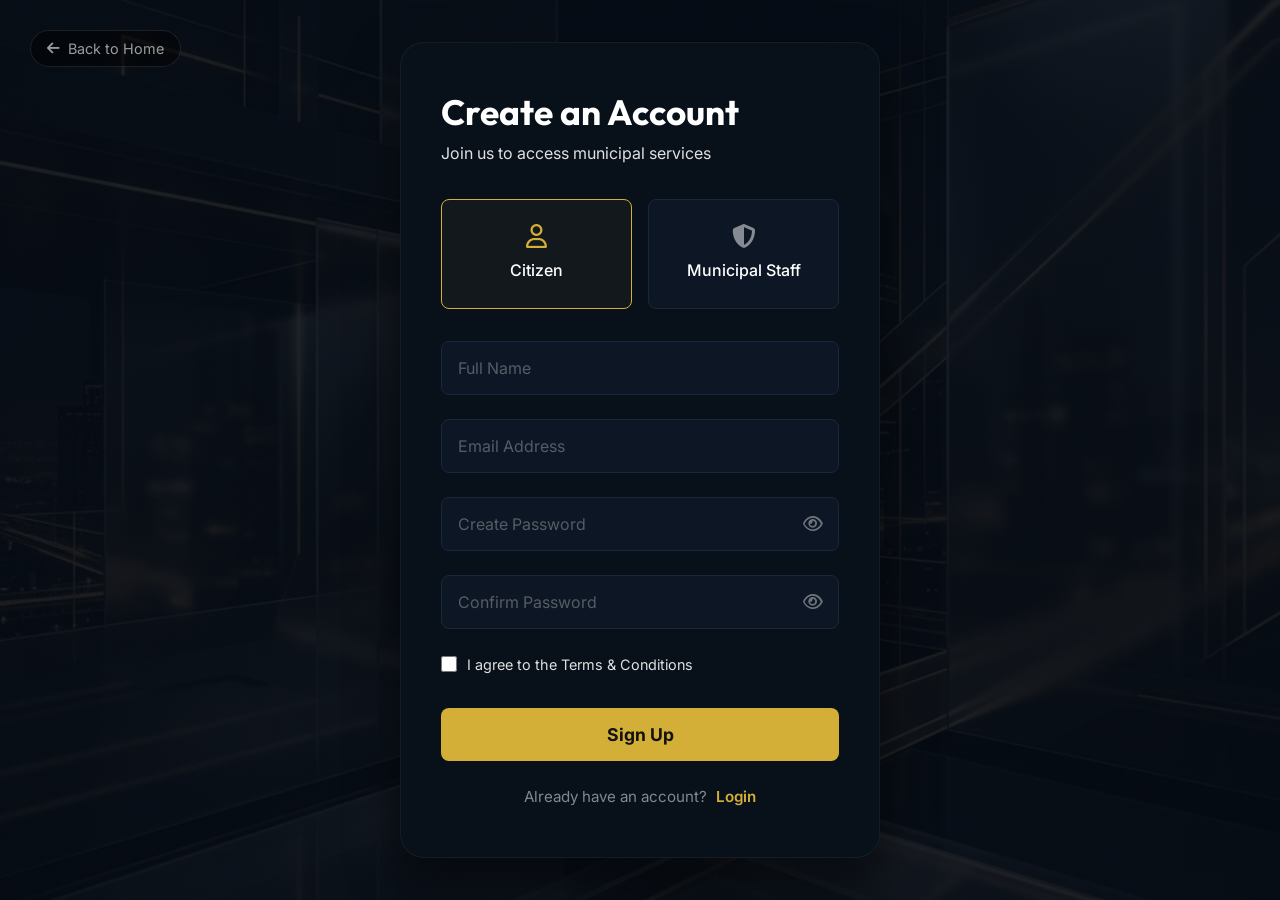
<file: register.html>
<!DOCTYPE html>
<html lang="en">
<head>
  <meta charset="UTF-8">
  <meta name="viewport" content="width=device-width, initial-scale=1.0">
  <title>Register | STACKLY Municipal Portal</title>
  
  <link rel="preconnect" href="https://fonts.googleapis.com">
  <link rel="preconnect" href="https://fonts.gstatic.com" crossorigin>
  <link href="https://fonts.googleapis.com/css2?family=Inter:wght@300;400;500;600;700&family=Outfit:wght@400;500;600;700;800&display=swap" rel="stylesheet">
  
  <link rel="stylesheet" href="assets/css/variables.css">
  <link rel="stylesheet" href="assets/css/style.css">
  <link rel="stylesheet" href="https://cdnjs.cloudflare.com/ajax/libs/font-awesome/6.5.1/css/all.min.css">
  
  <style>
    body {
      margin: 0;
      min-height: 100vh;
      display: flex;
      align-items: center;
      justify-content: center;
      background: linear-gradient(rgba(5, 11, 20, 0.9), rgba(5, 11, 20, 0.9)), url('assets/images/login-bg.webp') no-repeat center center/cover;
      font-family: var(--font-primary);
      color: var(--color-white);
    }
    
    .auth-card {
      background: #08101a;
      width: 100%;
      max-width: 480px;
      padding: 3rem 2.5rem;
      border-radius: var(--radius-lg);
      box-shadow: 0 20px 50px rgba(0,0,0,0.5);
      border: 1px solid rgba(255,255,255,0.05);
      position: relative;
    }

    .back-btn {
      position: fixed;
      top: 30px;
      left: 30px;
      z-index: 100;
      color: rgba(255,255,255,0.6);
      text-decoration: none;
      font-size: 0.9rem;
      display: flex;
      align-items: center;
      gap: 8px;
      transition: color var(--transition-fast);
      background: rgba(0,0,0,0.5);
      padding: 6px 16px;
      border-radius: 20px;
      border: 1px solid rgba(255,255,255,0.1);
    }
    .back-btn:hover {
      color: var(--color-white);
    }

    .auth-header {
      text-align: left;
      margin-bottom: 2rem;
    }
    .auth-header h1 {
      font-family: var(--font-heading);
      font-size: 2.2rem;
      margin-bottom: 0.5rem;
      color: var(--color-white);
    }
    .auth-header p {
      color: var(--color-light-gray);
      font-size: 1rem;
    }

    .role-selector {
      display: grid;
      grid-template-columns: 1fr 1fr;
      gap: 1rem;
      margin-bottom: 2rem;
    }
    .role-btn {
      background: #0d1624;
      border: 1px solid #1a2639;
      border-radius: var(--radius-sm);
      padding: 1.5rem 1rem;
      color: var(--color-white);
      cursor: pointer;
      display: flex;
      flex-direction: column;
      align-items: center;
      gap: 10px;
      transition: all var(--transition-fast);
      font-weight: 500;
    }
    .role-btn i {
      font-size: 1.5rem;
      color: rgba(255,255,255,0.5);
      transition: color var(--transition-fast);
    }
    .role-btn:hover {
      background: #111d2e;
    }
    .role-btn.active {
      border-color: var(--color-secondary);
      background: rgba(212, 175, 55, 0.05); /* very faint gold */
    }
    .role-btn.active i {
      color: var(--color-secondary);
    }

    .form-group {
      margin-bottom: 1.5rem;
      position: relative;
    }
    .form-control {
      width: 100%;
      padding: 16px;
      background: #0d1624;
      border: 1px solid #1a2639;
      border-radius: var(--radius-sm);
      color: var(--color-white);
      font-family: var(--font-primary);
      font-size: 1rem;
      transition: all var(--transition-fast);
      outline: none;
    }
    .form-control:focus {
      border-color: var(--color-secondary);
      background: #111d2e;
    }
    .form-control::placeholder {
      color: rgba(255,255,255,0.3);
    }
    
    .eye-toggle {
      position: absolute;
      right: 16px;
      top: 50%;
      transform: translateY(-50%);
      color: rgba(255,255,255,0.4);
      cursor: pointer;
      font-size: 1.1rem;
    }
    .eye-toggle:hover {
      color: var(--color-white);
    }

    .auth-options {
      display: flex;
      justify-content: space-between;
      align-items: center;
      margin-bottom: 2rem;
      font-size: 0.9rem;
    }
    .auth-options a {
      color: var(--color-secondary);
      text-decoration: none;
    }
    .auth-options a:hover {
      text-decoration: underline;
    }

    .custom-checkbox {
      display: flex;
      align-items: center;
      gap: 10px;
      cursor: pointer;
      color: var(--color-light-gray);
    }
    .custom-checkbox input {
      accent-color: var(--color-secondary);
      width: 16px;
      height: 16px;
      cursor: pointer;
    }

    .btn-submit {
      width: 100%;
      padding: 16px;
      background: var(--color-secondary);
      color: var(--color-primary);
      font-weight: 700;
      font-size: 1.1rem;
      border-radius: var(--radius-sm);
      border: none;
      cursor: pointer;
      transition: all var(--transition-fast);
      font-family: var(--font-primary);
      margin-bottom: 1.5rem;
    }
    .btn-submit:hover {
      background: var(--color-accent);
      transform: translateY(-2px);
    }

    .auth-footer {
      text-align: center;
      color: rgba(255,255,255,0.5);
      font-size: 0.95rem;
    }
    .auth-footer a {
      color: var(--color-secondary);
      text-decoration: none;
      font-weight: 600;
      margin-left: 5px;
    }
    .auth-footer a:hover {
      text-decoration: underline;
    }

    /* Mobile view fixes */
    @media (max-width: 480px) {
      .back-btn {
        position: absolute;
        top: 20px;
        left: 20px;
      }
      .auth-card {
        padding: 4.5rem 1.5rem 2.5rem 1.5rem;
      }
    }
  </style>
</head>
<body>

  <div class="auth-card">
    <a href="index.html" class="back-btn"><i class="fa-solid fa-arrow-left"></i> Back to Home</a>
    
    <div class="auth-header">
      <h1>Create an Account</h1>
      <p>Join us to access municipal services</p>
    </div>

    <form onsubmit="return handleRegister(event)">
      <div class="role-selector">
        <div class="role-btn active" onclick="selectRole(this, 'citizen')">
          <i class="fa-regular fa-user"></i>
          <span>Citizen</span>
        </div>
        <div class="role-btn" onclick="selectRole(this, 'staff')">
          <i class="fa-solid fa-shield-halved"></i>
          <span>Municipal Staff</span>
        </div>
      </div>
      <input type="hidden" id="selectedRole" name="role" value="citizen">

      <div class="form-group">
        <input type="text" id="registerName" class="form-control" placeholder="Full Name" oninput="this.value = this.value.replace(/[^a-zA-Z\s]/g, '')" required>
      </div>
      <div class="form-group">
        <input type="email" id="registerEmail" class="form-control" placeholder="Email Address" required>
      </div>
      <div class="form-group">
        <input type="password" class="form-control" id="regPassword" placeholder="Create Password" required>
        <i class="fa-regular fa-eye eye-toggle" onclick="togglePassword('regPassword', this)"></i>
      </div>
      <div class="form-group">
        <input type="password" class="form-control" id="confirmPassword" placeholder="Confirm Password" oninput="this.setCustomValidity('')" required>
        <i class="fa-regular fa-eye eye-toggle" onclick="togglePassword('confirmPassword', this)"></i>
      </div>

      <div class="auth-options">
        <label class="custom-checkbox">
          <input type="checkbox" required>
          I agree to the Terms & Conditions
        </label>
      </div>

      <button type="submit" class="btn-submit">Sign Up</button>
    </form>

    <div class="auth-footer">
      Already have an account? <a href="login.html">Login</a>
    </div>
  </div>

  <script>
    function selectRole(element, role) {
      document.querySelectorAll('.role-btn').forEach(btn => btn.classList.remove('active'));
      element.classList.add('active');
      document.getElementById('selectedRole').value = role;
    }

    function togglePassword(inputId, icon) {
      const input = document.getElementById(inputId);
      if (input.type === 'password') {
        input.type = 'text';
        icon.classList.remove('fa-eye');
        icon.classList.add('fa-eye-slash');
      } else {
        input.type = 'password';
        icon.classList.remove('fa-eye-slash');
        icon.classList.add('fa-eye');
      }
    }

    function handleRegister(event) {
      event.preventDefault();
      const pwd = document.getElementById('regPassword').value;
      const confirmPwdInput = document.getElementById('confirmPassword');
      const confirmPwd = confirmPwdInput.value;
      
      if (pwd !== confirmPwd) {
        confirmPwdInput.setCustomValidity("Passwords do not match!");
        confirmPwdInput.reportValidity();
        return false;
      } else {
        confirmPwdInput.setCustomValidity("");
      }
      
      // On success, redirect to login
      window.location.href = 'login.html';
      return false;
    }
  </script>
</body>
</html>
</file>
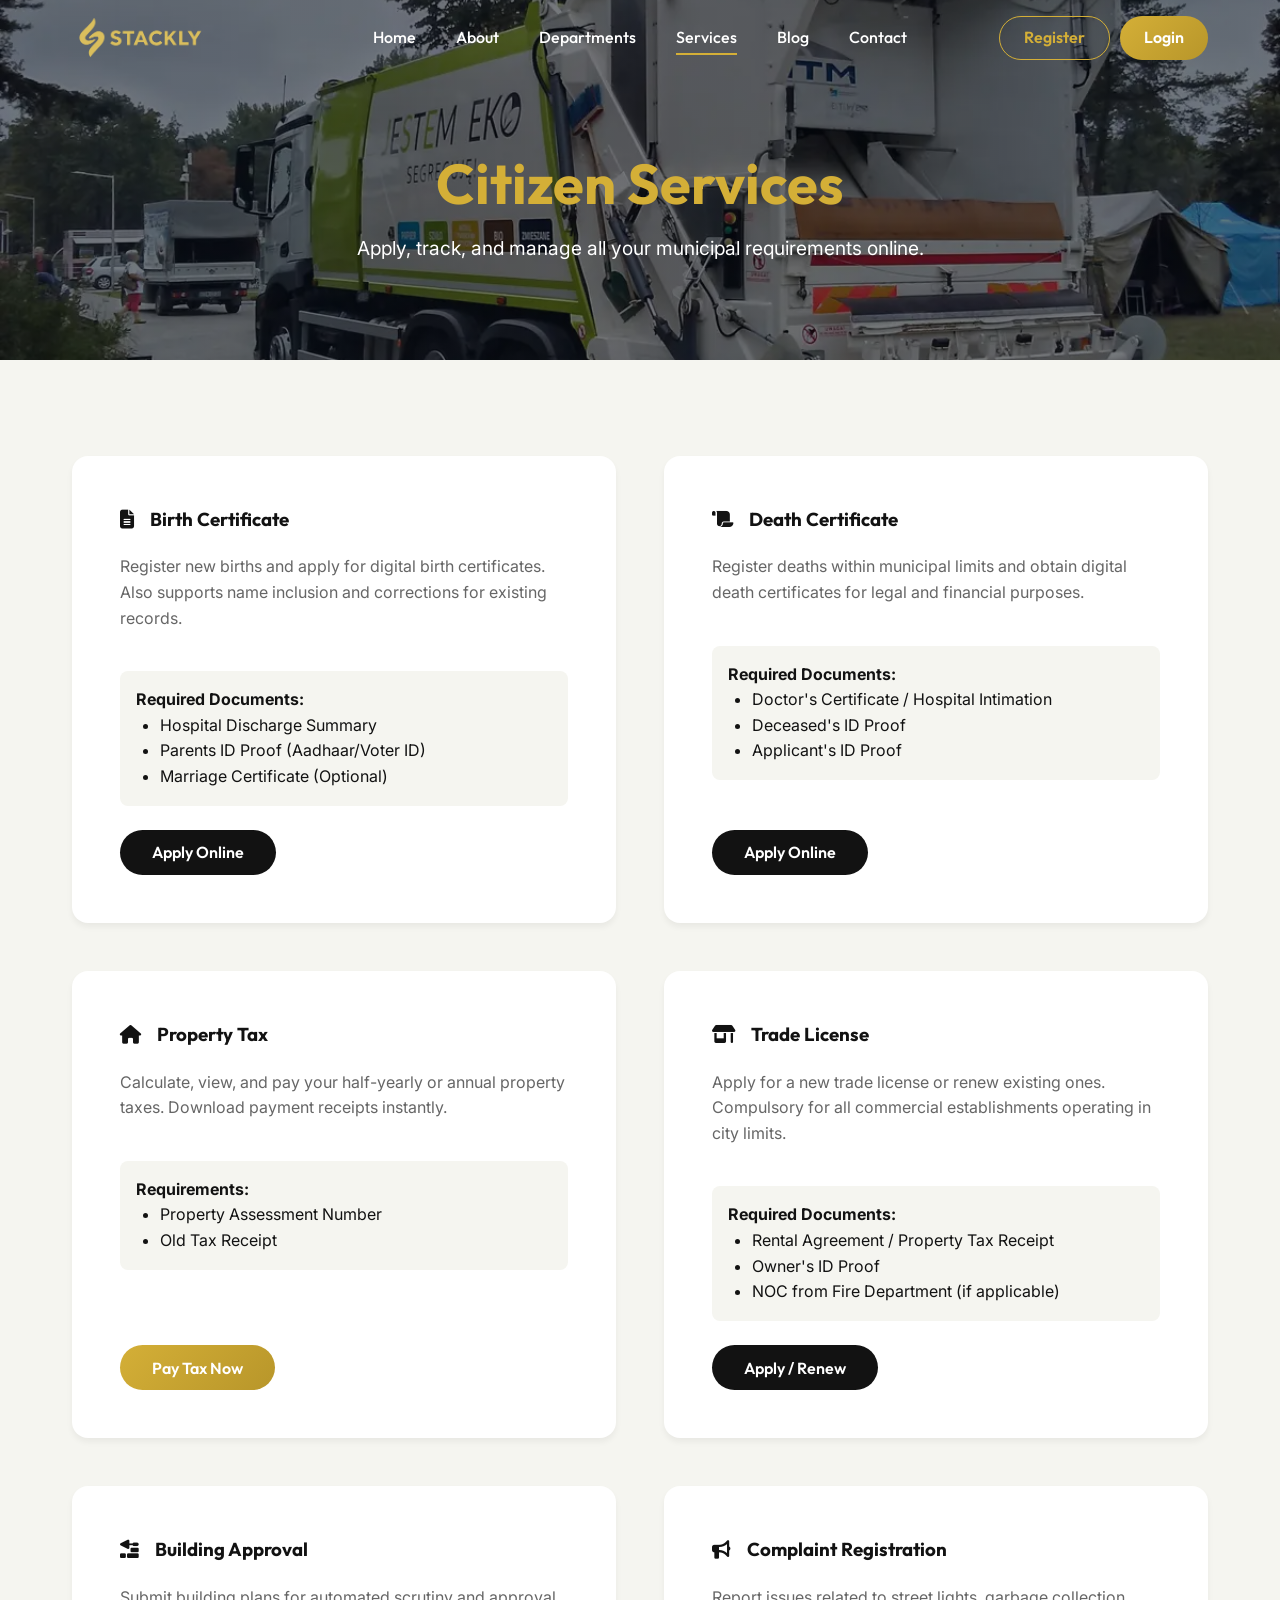
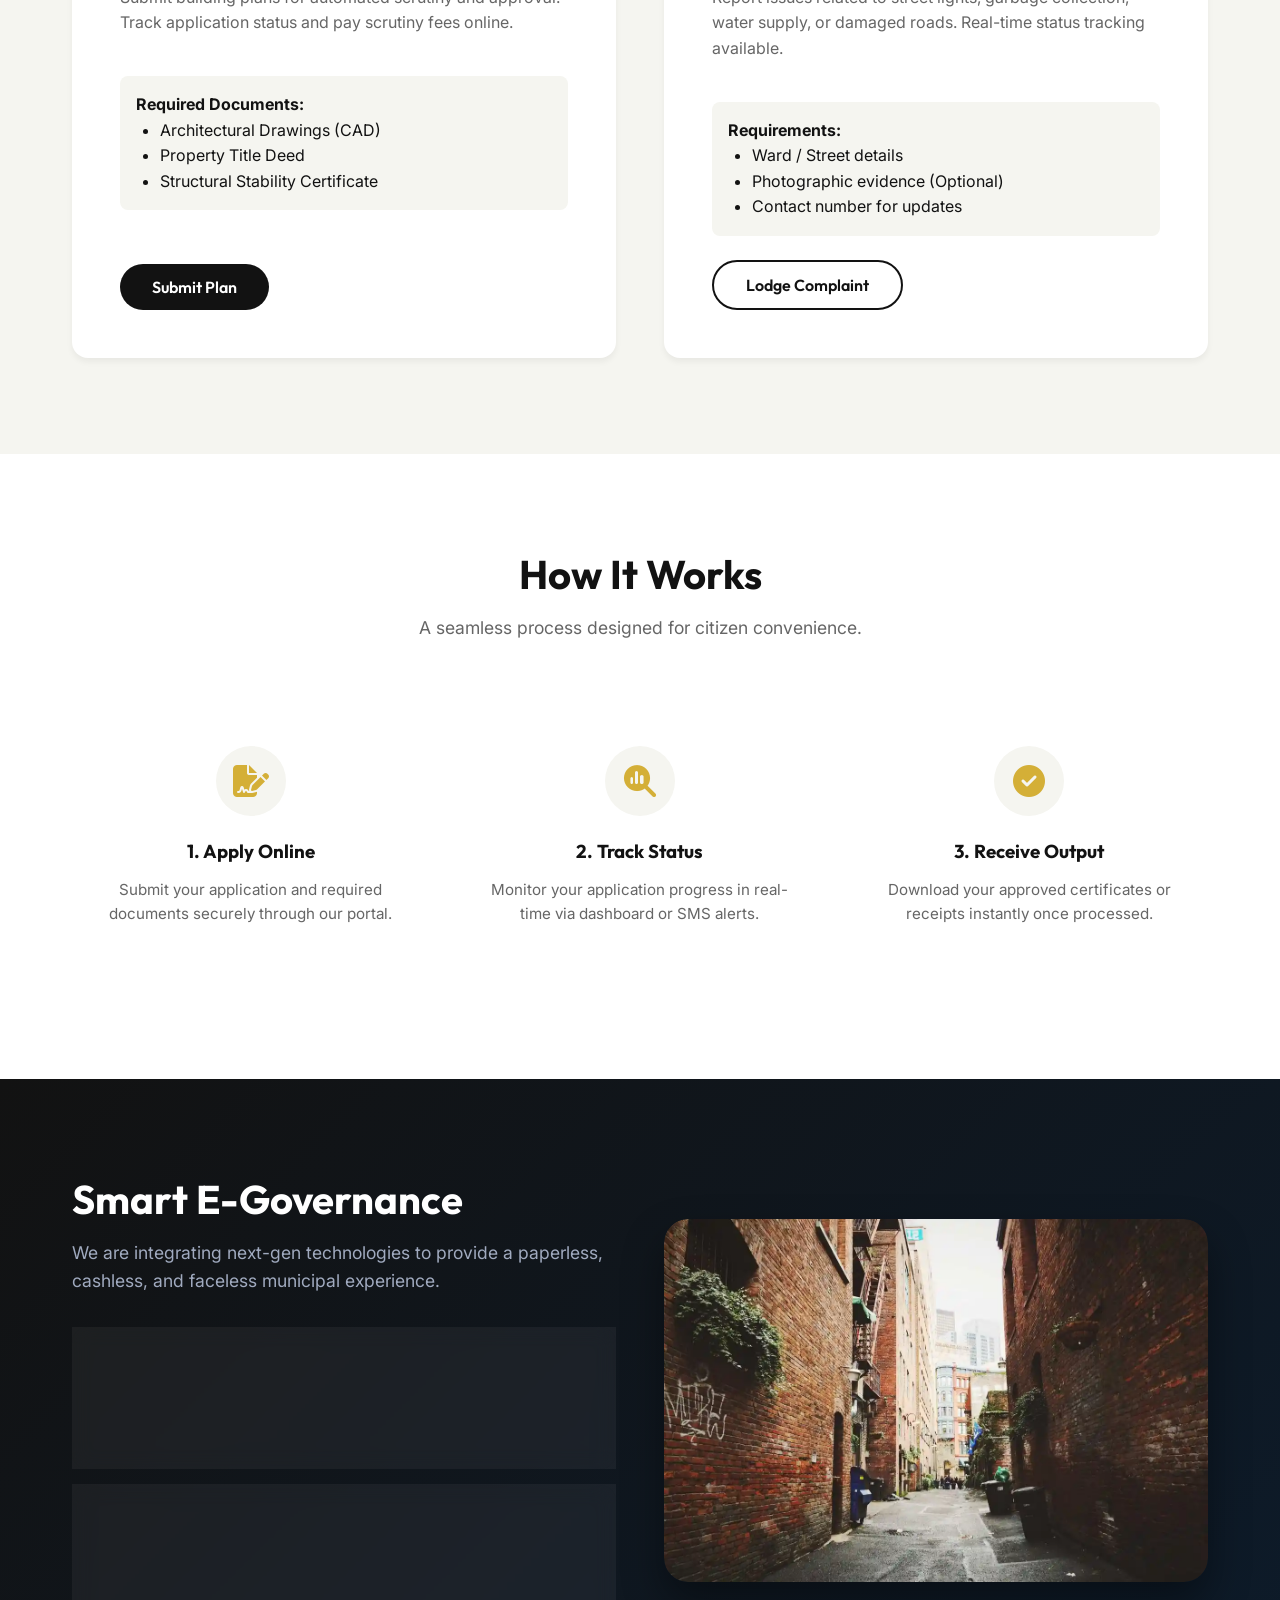
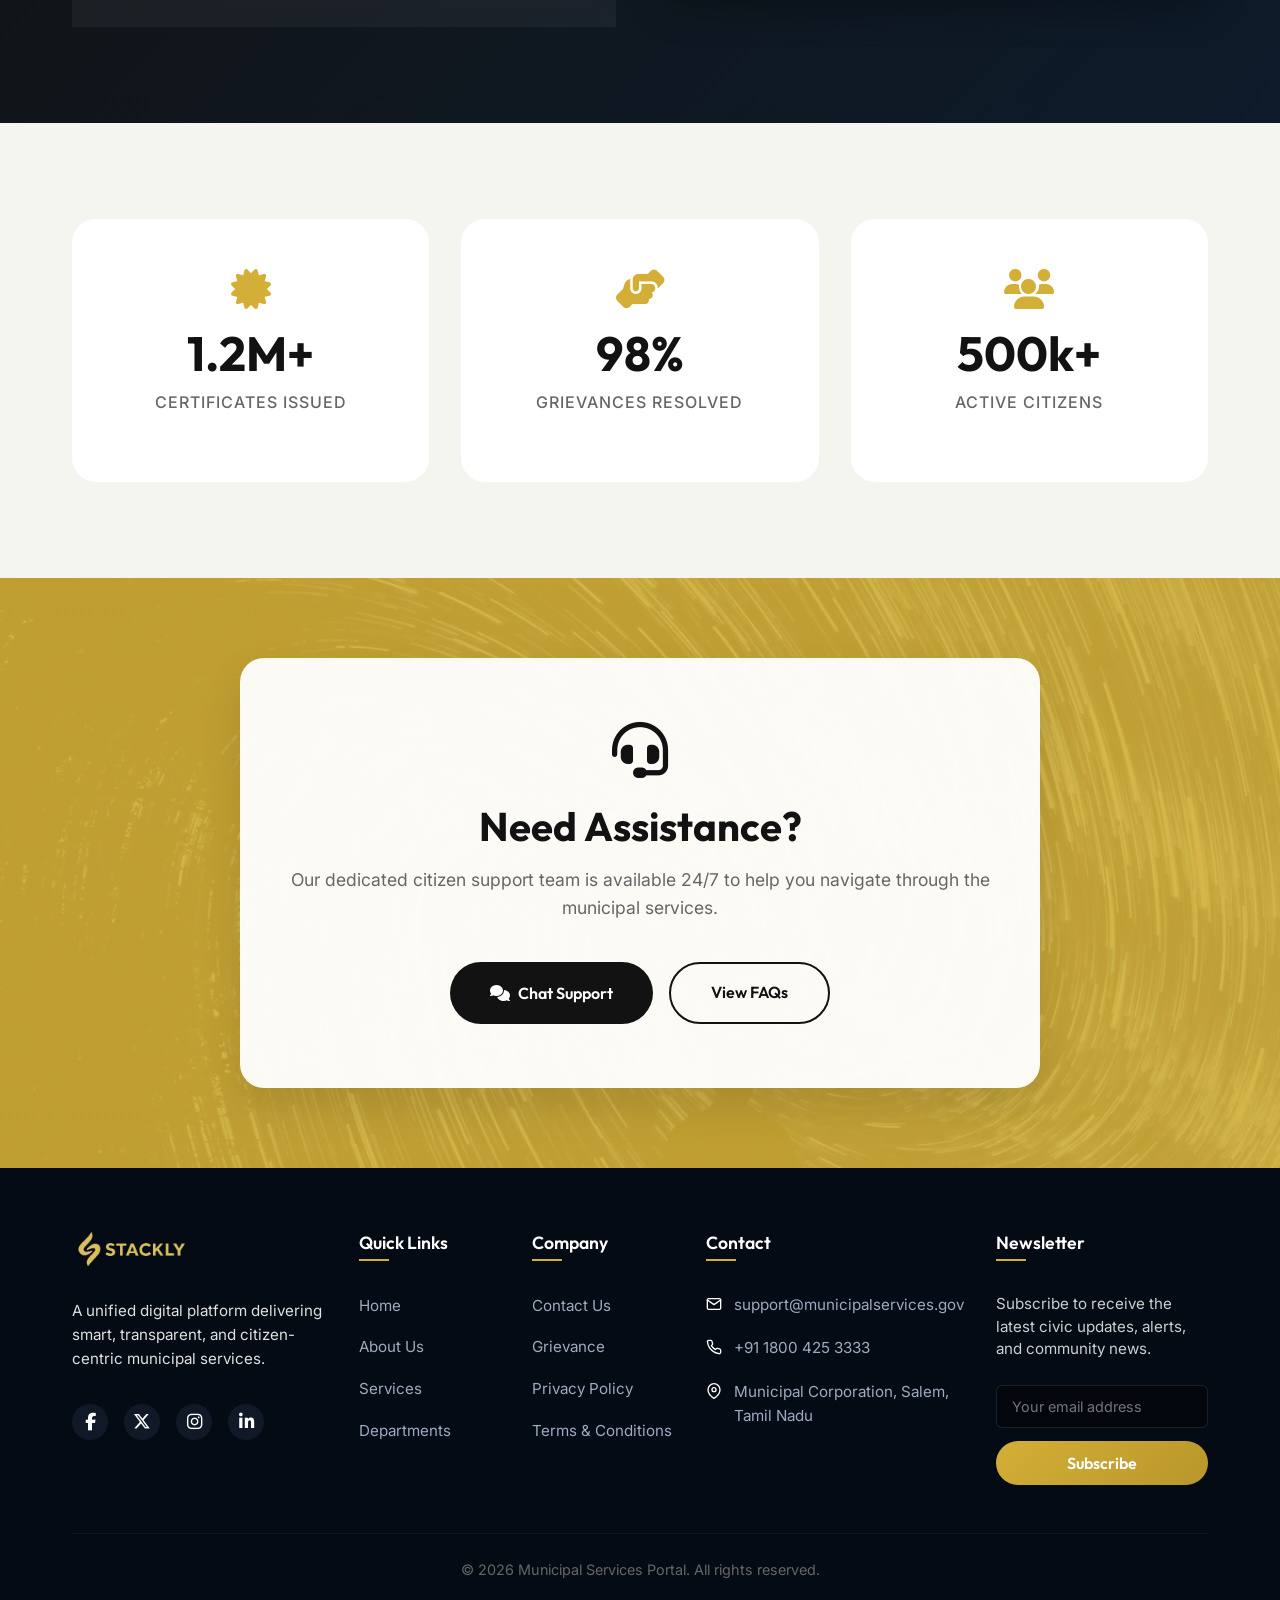
<file: services.html>
<!DOCTYPE html>
<html lang="en">
<head>
  <meta charset="UTF-8">
  <meta name="viewport" content="width=device-width, initial-scale=1.0">
  <title>Citizen Services | STACKLY Municipal Portal</title>
  
  <link rel="preconnect" href="https://fonts.googleapis.com">
  <link href="https://fonts.googleapis.com/css2?family=Inter:wght@300;400;500;600;700&family=Outfit:wght@400;500;600;700;800&display=swap" rel="stylesheet">
  
  <link rel="stylesheet" href="assets/css/variables.css">
  <link rel="stylesheet" href="assets/css/style.css">
  <link rel="stylesheet" href="assets/css/animations.css">
  <link rel="stylesheet" href="assets/css/responsive.css">
  
  <style>
    .page-banner {
      background: var(--gradient-primary);
      color: var(--color-white);
      padding: 150px 0 80px;
      text-align: center;
    }
    .service-detailed-card {
      background: var(--color-white);
      border-radius: var(--radius-md);
      padding: 3rem;
      box-shadow: var(--shadow-sm);
      display: flex;
      flex-direction: column;
      gap: 1.5rem;
      transition: all var(--transition-normal);
      border-top: 4px solid transparent;
    }
    .service-detailed-card:hover {
      transform: translateY(-5px);
      box-shadow: var(--shadow-lg);
      border-top-color: var(--color-secondary);
    }
    .service-detailed-card h3 {
      display: flex;
      align-items: center;
      gap: 1rem;
      margin: 0;
    }
    .service-req {
      background: var(--bg-secondary);
      padding: 1rem;
      border-radius: var(--radius-sm);
    }
    .service-req ul {
      margin-left: 1.5rem;
      list-style-type: disc;
    }
  </style>

  <link rel="stylesheet" href="https://cdnjs.cloudflare.com/ajax/libs/font-awesome/6.5.1/css/all.min.css">
</head>
<body>

  <!-- Navbar -->
  <nav class="navbar navbar-dark">
    <div class="container">
      <a href="index.html" class="logo-container" style="display: flex; align-items: center;">
        <img src="assets/images/logo.webp" alt="Municipal Services Portal Logo" style="height: 40px; width: auto; object-fit: contain;">
      </a>
      
      <div class="nav-links" style="position: absolute; left: 50%; transform: translateX(-50%);">
        <!-- Mobile sidebar header: logo + close -->
        <div class="mobile-sidebar-header mobile-only">
          <a href="index.html" class="logo-container">
            <img src="assets/images/logo.webp" alt="STACKLY" style="height: 35px; width: auto; object-fit: contain;">
          </a>
          <button class="sidebar-close" onclick="document.querySelector('.nav-links').classList.remove('active'); document.querySelector('.hamburger').classList.remove('active'); document.body.style.overflow='';">
            <i class="fa-solid fa-xmark"></i>
          </button>
        </div>

        <!-- Nav items -->
        <div class="nav-links-center">
          <a href="index.html" class="nav-item">Home</a>
        <a href="about.html" class="nav-item">About</a>
        <a href="departments.html" class="nav-item">Departments</a>
        <a href="services.html" class="nav-item active">Services</a>
        <a href="blog.html" class="nav-item">Blog</a>
        <a href="contact.html" class="nav-item">Contact</a>
        </div>

        <!-- Mobile sidebar footer: login -->
        <a href="register.html" class="btn mobile-sidebar-login mobile-only" style="padding: 0.8rem 2.5rem; width: 80%; text-align: center; border: 1px solid var(--color-secondary); color: var(--color-secondary); background: transparent; margin-bottom: 10px;">Register</a>
        <a href="login.html" class="btn btn-secondary mobile-sidebar-login mobile-only" style="padding: 0.8rem 2.5rem; width: 80%; text-align: center;">Login</a>
      </div>
      
      <div class="nav-buttons-top" style="display: flex; gap: 10px;">
        <a href="register.html" class="btn" style="padding: 0.5rem 1.5rem; border: 1px solid var(--color-secondary); color: var(--color-secondary); background: transparent;">Register</a>
        <a href="login.html" class="btn btn-secondary" style="padding: 0.5rem 1.5rem;">Login</a>
      </div>
      <button class="hamburger">
        <span></span>
        <span></span>
        <span></span>
      </button>
    </div>
  </nav>

  <!-- Banner -->
  <div class="page-banner" style="background: linear-gradient(rgba(5,11,20,0.55), rgba(5,11,20,0.55)), url('assets/images/img_7.webp') center/cover;">
    <div class="container reveal">
      <h1 style="font-size: 3.5rem; margin-bottom: 1rem; color: var(--color-secondary);">Citizen Services</h1>
      <p style="font-size: 1.2rem; color: var(--color-white);">Apply, track, and manage all your municipal requirements online.</p>
    </div>
  </div>

  <section class="section section-gray">
    <div class="container">
      
      <div class="grid-2" style="align-items: stretch;">
        
        <!-- Service 1 -->
        <div class="service-detailed-card reveal delay-100">
          <h3><i class="fa-solid fa-file-lines"></i> Birth Certificate</h3>
          <p>Register new births and apply for digital birth certificates. Also supports name inclusion and corrections for existing records.</p>
          <div class="service-req">
            <strong>Required Documents:</strong>
            <ul>
              <li>Hospital Discharge Summary</li>
              <li>Parents ID Proof (Aadhaar/Voter ID)</li>
              <li>Marriage Certificate (Optional)</li>
            </ul>
          </div>
          <div style="margin-top: auto;">
            <button class="btn btn-primary ripple w-100" onclick="window.location.href='404.html'">Apply Online</button>
          </div>
        </div>

        <!-- Service 2 -->
        <div class="service-detailed-card reveal delay-200">
          <h3><i class="fa-solid fa-scroll"></i> Death Certificate</h3>
          <p>Register deaths within municipal limits and obtain digital death certificates for legal and financial purposes.</p>
          <div class="service-req">
            <strong>Required Documents:</strong>
            <ul>
              <li>Doctor's Certificate / Hospital Intimation</li>
              <li>Deceased's ID Proof</li>
              <li>Applicant's ID Proof</li>
            </ul>
          </div>
          <div style="margin-top: auto;">
            <button class="btn btn-primary ripple w-100" onclick="window.location.href='404.html'">Apply Online</button>
          </div>
        </div>

        <!-- Service 3 -->
        <div class="service-detailed-card reveal delay-100">
          <h3><i class="fa-solid fa-house"></i> Property Tax</h3>
          <p>Calculate, view, and pay your half-yearly or annual property taxes. Download payment receipts instantly.</p>
          <div class="service-req">
            <strong>Requirements:</strong>
            <ul>
              <li>Property Assessment Number</li>
              <li>Old Tax Receipt</li>
            </ul>
          </div>
          <div style="margin-top: auto;">
            <button class="btn btn-secondary ripple w-100" onclick="window.location.href='404.html'">Pay Tax Now</button>
          </div>
        </div>

        <!-- Service 4 -->
        <div class="service-detailed-card reveal delay-200">
          <h3><i class="fa-solid fa-shop"></i> Trade License</h3>
          <p>Apply for a new trade license or renew existing ones. Compulsory for all commercial establishments operating in city limits.</p>
          <div class="service-req">
            <strong>Required Documents:</strong>
            <ul>
              <li>Rental Agreement / Property Tax Receipt</li>
              <li>Owner's ID Proof</li>
              <li>NOC from Fire Department (if applicable)</li>
            </ul>
          </div>
          <div style="margin-top: auto;">
            <button class="btn btn-primary ripple w-100" onclick="window.location.href='404.html'">Apply / Renew</button>
          </div>
        </div>

        <!-- Service 5 -->
        <div class="service-detailed-card reveal delay-100">
          <h3><i class="fa-solid fa-trowel-bricks"></i> Building Approval</h3>
          <p>Submit building plans for automated scrutiny and approval. Track application status and pay scrutiny fees online.</p>
          <div class="service-req">
            <strong>Required Documents:</strong>
            <ul>
              <li>Architectural Drawings (CAD)</li>
              <li>Property Title Deed</li>
              <li>Structural Stability Certificate</li>
            </ul>
          </div>
          <div style="margin-top: auto;">
            <button class="btn btn-primary ripple w-100" onclick="window.location.href='404.html'">Submit Plan</button>
          </div>
        </div>

        <!-- Service 6 -->
        <div class="service-detailed-card reveal delay-200">
          <h3><i class="fa-solid fa-bullhorn"></i> Complaint Registration</h3>
          <p>Report issues related to street lights, garbage collection, water supply, or damaged roads. Real-time status tracking available.</p>
          <div class="service-req">
            <strong>Requirements:</strong>
            <ul>
              <li>Ward / Street details</li>
              <li>Photographic evidence (Optional)</li>
              <li>Contact number for updates</li>
            </ul>
          </div>
          <a href="404.html"><div style="margin-top: auto;">
            <button class="btn btn-outline ripple w-100">Lodge Complaint</button>
          </div></a>
        </div>

      </div>
    </div>
  </section>

  <!-- NEW SECTION 1: How It Works Timeline -->
  <section class="section section-light">
    <div class="container">
      <div class="text-center reveal" style="margin-bottom: 4rem;">
        <h2 style="color: var(--color-primary); font-size: 2.5rem; margin-bottom: 1rem;">How It Works</h2>
        <p style="color: var(--color-text-muted); font-size: 1.1rem;">A seamless process designed for citizen convenience.</p>
      </div>
      <div class="grid-3">
        <div class="hover-elevate reveal delay-100" style="background: var(--color-white); padding: 2.5rem 1.5rem; border-radius: var(--radius-lg); text-align: center; position: relative;">
          <div style="width: 70px; height: 70px; background: var(--bg-secondary); border-radius: 50%; display: flex; align-items: center; justify-content: center; margin: 0 auto 1.5rem; color: var(--color-secondary); font-size: 2rem;">
            <i class="fa-solid fa-file-signature"></i>
          </div>
          <h3 style="margin-bottom: 1rem;">1. Apply Online</h3>
          <p style="color: var(--color-text-muted); font-size: 0.95rem;">Submit your application and required documents securely through our portal.</p>
        </div>
        <div class="hover-elevate reveal delay-200" style="background: var(--color-white); padding: 2.5rem 1.5rem; border-radius: var(--radius-lg); text-align: center; position: relative;">
          <div style="width: 70px; height: 70px; background: var(--bg-secondary); border-radius: 50%; display: flex; align-items: center; justify-content: center; margin: 0 auto 1.5rem; color: var(--color-secondary); font-size: 2rem;">
            <i class="fa-solid fa-magnifying-glass-chart"></i>
          </div>
          <h3 style="margin-bottom: 1rem;">2. Track Status</h3>
          <p style="color: var(--color-text-muted); font-size: 0.95rem;">Monitor your application progress in real-time via dashboard or SMS alerts.</p>
        </div>
        <div class="hover-elevate reveal delay-300" style="background: var(--color-white); padding: 2.5rem 1.5rem; border-radius: var(--radius-lg); text-align: center; position: relative;">
          <div style="width: 70px; height: 70px; background: var(--bg-secondary); border-radius: 50%; display: flex; align-items: center; justify-content: center; margin: 0 auto 1.5rem; color: var(--color-secondary); font-size: 2rem;">
            <i class="fa-solid fa-circle-check"></i>
          </div>
          <h3 style="margin-bottom: 1rem;">3. Receive Output</h3>
          <p style="color: var(--color-text-muted); font-size: 0.95rem;">Download your approved certificates or receipts instantly once processed.</p>
        </div>
      </div>
    </div>
  </section>

  <!-- NEW SECTION 2: E-Governance Showcase -->
  <section class="section section-dark" style="background: linear-gradient(135deg, var(--color-primary) 0%, #0d1b2a 100%);">
    <div class="container">
      <div class="grid-2 align-items-center">
        <div class="reveal-left">
          <h2 style="font-size: 2.5rem; margin-bottom: 1rem;">Smart E-Governance</h2>
          <p style="color: #a0aabf; font-size: 1.1rem; margin-bottom: 2rem;">We are integrating next-gen technologies to provide a paperless, cashless, and faceless municipal experience.</p>
          <div class="glass-hover" style="padding: 1.5rem; border-radius: var(--radius-md); margin-bottom: 1rem;">
            <h4 style="color: var(--color-secondary); margin-bottom: 0.5rem;"><i class="fa-solid fa-mobile-screen" style="margin-right: 10px;"></i> Citizen App</h4>
            <p style="font-size: 0.95rem; color: #d1d5db;">Access all services on-the-go with our official mobile application available for iOS and Android.</p>
          </div>
          <div class="glass-hover" style="padding: 1.5rem; border-radius: var(--radius-md);">
            <h4 style="color: var(--color-secondary); margin-bottom: 0.5rem;"><i class="fa-solid fa-cloud-arrow-down" style="margin-right: 10px;"></i> DigiLocker Sync</h4>
            <p style="font-size: 0.95rem; color: #d1d5db;">Seamlessly fetch and store your important documents directly from your government DigiLocker.</p>
          </div>
        </div>
        <div class="reveal-right hover-zoom" style="border-radius: var(--radius-lg); box-shadow: 0 20px 40px rgba(0,0,0,0.4);">
          <img src="assets/images/img_22.webp" alt="E-Governance" style="width: 100%; height: auto; border-radius: var(--radius-lg); display: block;">
        </div>
      </div>
    </div>
  </section>

  <!-- NEW SECTION 3: Live Service Metrics -->
  <section class="section section-gray">
    <div class="container">
      <div class="grid-3" style="gap: 2rem;">
        <div class="hover-glow reveal delay-100" style="background: var(--color-white); padding: 3rem 2rem; border-radius: var(--radius-lg); text-align: center; border: 2px solid transparent;">
          <i class="fa-solid fa-certificate" style="font-size: 2.5rem; color: var(--color-secondary); margin-bottom: 1rem;"></i>
          <h2 style="font-size: 3rem; color: var(--color-primary); margin-bottom: 0.5rem;">1.2M+</h2>
          <p style="color: var(--color-text-muted); font-weight: 500; text-transform: uppercase; letter-spacing: 1px;">Certificates Issued</p>
        </div>
        <div class="hover-glow reveal delay-200" style="background: var(--color-white); padding: 3rem 2rem; border-radius: var(--radius-lg); text-align: center; border: 2px solid transparent;">
          <i class="fa-solid fa-handshake-angle" style="font-size: 2.5rem; color: var(--color-secondary); margin-bottom: 1rem;"></i>
          <h2 style="font-size: 3rem; color: var(--color-primary); margin-bottom: 0.5rem;">98%</h2>
          <p style="color: var(--color-text-muted); font-weight: 500; text-transform: uppercase; letter-spacing: 1px;">Grievances Resolved</p>
        </div>
        <div class="hover-glow reveal delay-300" style="background: var(--color-white); padding: 3rem 2rem; border-radius: var(--radius-lg); text-align: center; border: 2px solid transparent;">
          <i class="fa-solid fa-users" style="font-size: 2.5rem; color: var(--color-secondary); margin-bottom: 1rem;"></i>
          <h2 style="font-size: 3rem; color: var(--color-primary); margin-bottom: 0.5rem;">500k+</h2>
          <p style="color: var(--color-text-muted); font-weight: 500; text-transform: uppercase; letter-spacing: 1px;">Active Citizens</p>
        </div>
      </div>
    </div>
  </section>

  <!-- NEW SECTION 4: Citizen Helpdesk CTA -->
  <section class="section" style="background: linear-gradient(rgba(212, 175, 55, 0.9), rgba(212, 175, 55, 0.9)), url('assets/images/img_18.webp') center/cover; padding: 5rem 0;">
    <div class="container reveal-scale">
      <div style="background: rgba(255, 255, 255, 0.95); padding: 4rem 2rem; border-radius: var(--radius-lg); text-align: center; max-width: 800px; margin: 0 auto; box-shadow: var(--shadow-lg);">
        <i class="fa-solid fa-headset bounce-icon" style="font-size: 3.5rem; color: var(--color-primary); margin-bottom: 1.5rem;"></i>
        <h2 style="color: var(--color-primary); font-size: 2.5rem; margin-bottom: 1rem;">Need Assistance?</h2>
        <p style="color: var(--color-text-muted); font-size: 1.1rem; margin-bottom: 2.5rem;">Our dedicated citizen support team is available 24/7 to help you navigate through the municipal services.</p>
        <div style="display: flex; gap: 1rem; justify-content: center; flex-wrap: wrap;">
          <button class="btn btn-primary ripple" style="padding: 1rem 2.5rem;" onclick="window.location.href='404.html'"><i class="fa-solid fa-comments" style="margin-right: 8px;"></i> Chat Support</button>
          <a href="contact.html" class="btn btn-outline" style="padding: 1rem 2.5rem; border-color: var(--color-primary); color: var(--color-primary);">View FAQs</a>
        </div>
      </div>
    </div>
  </section>

  <!-- Footer (Same as index) -->
  <footer class="footer" style="background-color: #050b14; color: #a0aabf; padding-top: 4rem;">
    <style>
      .cyber-title::after {
        content: '';
        position: absolute;
        left: 0;
        bottom: 0;
        width: 30px;
        height: 2px;
        background-color: var(--color-secondary);
      }
      .cyber-links a {
        transition: color 0.2s;
      }
      .cyber-links a:hover {
        color: var(--color-secondary) !important;
      }
      @media (max-width: 992px) {
        .cyber-grid { grid-template-columns: repeat(2, 1fr) !important; }
      }
      @media (max-width: 768px) {
        .cyber-grid { grid-template-columns: 1fr !important; }
      }
    </style>
    <div class="container">
      <div class="cyber-grid" style="display: grid; grid-template-columns: 1.8fr 1fr 1fr 1.5fr 1.5fr; gap: 2rem; margin-bottom: 3rem;">
        
        <div class="footer-brand">
          <a href="index.html" class="logo-container" style="display: inline-flex; align-items: center; margin-bottom: 0.5rem;">
            <img src="assets/images/logo.webp" alt="Stackly Logo" style="height: 35px; width: auto; object-fit: contain;">
          </a>
          <p style="margin-bottom: 2rem; line-height: 1.6; font-size: 0.95rem;">A unified digital platform delivering smart, transparent, and citizen-centric municipal services.</p>
          <div class="social-icons" style="display: flex; gap: 1rem; align-items: center;">
            <a href="404.html" class="social-icon" style="background: #111827; width: 36px; height: 36px; border-radius: 50%; display: flex; align-items: center; justify-content: center; color: white; transition: 0.3s; font-size: 1.1rem;" onmouseover="this.style.background='var(--color-secondary)'" onmouseout="this.style.background='#111827'"><i class="fa-brands fa-facebook-f"></i></a>
            <a href="404.html" class="social-icon" style="background: #111827; width: 36px; height: 36px; border-radius: 50%; display: flex; align-items: center; justify-content: center; color: white; transition: 0.3s; font-size: 1.1rem;" onmouseover="this.style.background='var(--color-secondary)'" onmouseout="this.style.background='#111827'"><i class="fa-brands fa-x-twitter"></i></a>
            <a href="404.html" class="social-icon" style="background: #111827; width: 36px; height: 36px; border-radius: 50%; display: flex; align-items: center; justify-content: center; color: white; transition: 0.3s; font-size: 1.1rem;" onmouseover="this.style.background='var(--color-secondary)'" onmouseout="this.style.background='#111827'"><i class="fa-brands fa-instagram"></i></a>
            <a href="404.html" class="social-icon" style="background: #111827; width: 36px; height: 36px; border-radius: 50%; display: flex; align-items: center; justify-content: center; color: white; transition: 0.3s; font-size: 1.1rem;" onmouseover="this.style.background='var(--color-secondary)'" onmouseout="this.style.background='#111827'"><i class="fa-brands fa-linkedin-in"></i></a>
          </div>
        </div>
        
        <div>
          <h4 class="cyber-title" style="color: white; font-size: 1.1rem; font-weight: 600; margin-bottom: 2rem; position: relative; padding-bottom: 0.5rem;">Quick Links</h4>
          <ul class="cyber-links" style="list-style: none; padding: 0;">
            <li style="margin-bottom: 1rem;"><a href="index.html" style="color: inherit; text-decoration: none; font-size: 0.95rem;">Home</a></li>
            <li style="margin-bottom: 1rem;"><a href="about.html" style="color: inherit; text-decoration: none; font-size: 0.95rem;">About Us</a></li>
            <li style="margin-bottom: 1rem;"><a href="services.html" style="color: inherit; text-decoration: none; font-size: 0.95rem;">Services</a></li>
            <li style="margin-bottom: 1rem;"><a href="departments.html" style="color: inherit; text-decoration: none; font-size: 0.95rem;">Departments</a></li>
          </ul>
        </div>
        
        <div>
          <h4 class="cyber-title" style="color: white; font-size: 1.1rem; font-weight: 600; margin-bottom: 2rem; position: relative; padding-bottom: 0.5rem;">Company</h4>
          <ul class="cyber-links" style="list-style: none; padding: 0;">
            <li style="margin-bottom: 1rem;"><a href="contact.html" style="color: inherit; text-decoration: none; font-size: 0.95rem;">Contact Us</a></li>
            <li style="margin-bottom: 1rem;"><a href="404.html" style="color: inherit; text-decoration: none; font-size: 0.95rem;">Grievance</a></li>
            <li style="margin-bottom: 1rem;"><a href="404.html" style="color: inherit; text-decoration: none; font-size: 0.95rem;">Privacy Policy</a></li>
            <li style="margin-bottom: 1rem;"><a href="404.html" style="color: inherit; text-decoration: none; font-size: 0.95rem;">Terms & Conditions</a></li>
          </ul>
        </div>

        <div>
          <h4 class="cyber-title" style="color: white; font-size: 1.1rem; font-weight: 600; margin-bottom: 2rem; position: relative; padding-bottom: 0.5rem;">Contact</h4>
          <ul style="list-style: none; padding: 0;">
            <li style="margin-bottom: 1.2rem; display: flex; align-items: flex-start; gap: 12px; font-size: 0.95rem;">
              <svg style="margin-top: 3px; min-width: 16px;" width="16" height="16" viewBox="0 0 24 24" fill="none" stroke="white" stroke-width="2" stroke-linecap="round" stroke-linejoin="round"><path d="M4 4h16c1.1 0 2 .9 2 2v12c0 1.1-.9 2-2 2H4c-1.1 0-2-.9-2-2V6c0-1.1.9-2 2-2z"></path><polyline points="22,6 12,13 2,6"></polyline></svg>
              <span>support@municipalservices.gov</span>
            </li>
            <li style="margin-bottom: 1.2rem; display: flex; align-items: flex-start; gap: 12px; font-size: 0.95rem;">
              <svg style="margin-top: 3px; min-width: 16px;" width="16" height="16" viewBox="0 0 24 24" fill="none" stroke="white" stroke-width="2" stroke-linecap="round" stroke-linejoin="round"><path d="M22 16.92v3a2 2 0 0 1-2.18 2 19.79 19.79 0 0 1-8.63-3.07 19.5 19.5 0 0 1-6-6 19.79 19.79 0 0 1-3.07-8.67A2 2 0 0 1 4.11 2h3a2 2 0 0 1 2 1.72 12.84 12.84 0 0 0 .7 2.81 2 2 0 0 1-.45 2.11L8.09 9.91a16 16 0 0 0 6 6l1.27-1.27a2 2 0 0 1 2.11-.45 12.84 12.84 0 0 0 2.81.7A2 2 0 0 1 22 16.92z"></path></svg>
              <span>+91 1800 425 3333</span>
            </li>
            <li style="margin-bottom: 1.2rem; display: flex; align-items: flex-start; gap: 12px; font-size: 0.95rem;">
              <svg style="margin-top: 3px; min-width: 16px;" width="16" height="16" viewBox="0 0 24 24" fill="none" stroke="white" stroke-width="2" stroke-linecap="round" stroke-linejoin="round"><path d="M21 10c0 7-9 13-9 13s-9-6-9-13a9 9 0 0 1 18 0z"></path><circle cx="12" cy="10" r="3"></circle></svg>
              <span>Municipal Corporation, Salem, Tamil Nadu</span>
            </li>
          </ul>
        </div>
        
                  <div>
            <h4 class="cyber-title" style="color: white; font-size: 1.1rem; font-weight: 600; margin-bottom: 2rem; position: relative; padding-bottom: 0.5rem;">Newsletter</h4>
            <p style="font-size: 0.95rem; margin-bottom: 1.5rem; line-height: 1.5; color: rgba(255, 255, 255, 0.8);">Subscribe to receive the latest civic updates, alerts, and community news.</p>
            <form onsubmit="event.preventDefault(); window.location.href='404.html';" style="display: flex; flex-direction: column; gap: 0.8rem;">
              <input type="email" placeholder="Your email address" required style="width: 100%; padding: 12px 15px; border-radius: 6px; border: 1px solid rgba(255,255,255,0.1); background: rgba(0,0,0,0.3); color: white; font-family: inherit; font-size: 0.9rem; outline: none; transition: border-color 0.3s;" onfocus="this.style.borderColor='var(--color-secondary)'" onblur="this.style.borderColor='rgba(255,255,255,0.1)'">
              <button type="submit" class="btn btn-secondary ripple" style="width: 100%; padding: 12px; font-weight: 600;">Subscribe</button>
            </form>
          </div>
      </div>
      
      <div class="footer-bottom" style="border-top: 1px solid rgba(255,255,255,0.05); padding: 1.5rem 0 0.5rem 0; text-align: center; display: flex; justify-content: center; font-size: 0.9rem;">
        <p style="margin: 0;">&copy; 2026 Municipal Services Portal. All rights reserved.</p>
      </div>
    </div>
  </footer>

  <button id="backToTop" title="Go to top"><i class="fa-solid fa-arrow-up"></i></button>
  <script src="assets/js/script.js"></script>
  <script src="assets/js/animation.js"></script>
</body>
</html>
</file>
<file: assets/css/variables.css>
:root {
  /* Colors */
  --color-primary: #121212; /* Dark Charcoal */
  --color-secondary: #D4AF37; /* Gold */
  --color-accent: #E5C354; /* Lighter Gold for hover */
  --color-white: #FFFFFF;
  --color-light-gray: #E0E0E0;
  --color-soft-beige: #F5F5F0;
  --color-text-dark: #121212;
  --color-text-light: #F5F5F5;
  --color-text-muted: #666666;
  
  /* Backgrounds */
  --bg-main: #FFFFFF;
  --bg-secondary: #F5F5F0;
  --bg-dark: #121212;
  --bg-glass: rgba(255, 255, 255, 0.85);
  --bg-glass-dark: rgba(18, 18, 18, 0.8);
  
  /* Gradients */
  --gradient-primary: linear-gradient(135deg, #121212 0%, #2A2A2A 100%);
  --gradient-gold: linear-gradient(135deg, #D4AF37 0%, #B8962A 100%);
  
  /* Typography */
  --font-primary: 'Inter', sans-serif;
  --font-heading: 'Outfit', sans-serif;
  
  /* Shadows */
  --shadow-sm: 0 4px 6px rgba(0, 0, 0, 0.05);
  --shadow-md: 0 10px 20px rgba(0, 0, 0, 0.08);
  --shadow-lg: 0 20px 40px rgba(0, 0, 0, 0.12);
  --shadow-glass: 0 8px 32px 0 rgba(31, 38, 135, 0.15);
  
  /* Borders */
  --radius-sm: 8px;
  --radius-md: 16px;
  --radius-lg: 24px;
  --radius-full: 9999px;
  --border-glass: 1px solid rgba(255, 255, 255, 0.18);
  
  /* Transitions */
  --transition-fast: 0.2s ease;
  --transition-normal: 0.3s ease;
  --transition-slow: 0.5s ease-in-out;
  
  /* Z-Index */
  --z-negative: -1;
  --z-normal: 1;
  --z-tooltip: 10;
  --z-fixed: 100;
  --z-modal: 1000;
}

[data-theme="dark"] {
  --bg-main: #121212;
  --bg-secondary: #1E1E1E;
  --color-text-dark: #FFFFFF;
  --color-text-muted: #A0A0A0;
  --bg-glass: rgba(18, 18, 18, 0.85);
  --shadow-glass: 0 8px 32px 0 rgba(0, 0, 0, 0.3);
  --border-glass: 1px solid rgba(255, 255, 255, 0.05);
}
</file>
<file: assets/css/style.css>
/* Reset and Base Styles */
* {
  margin: 0;
  padding: 0;
  box-sizing: border-box;
}

html {
  font-size: 16px;
  scroll-behavior: smooth;
  overflow-x: hidden;
}

body {
  font-family: var(--font-primary);
  background-color: var(--bg-main);
  color: var(--color-text-dark);
  line-height: 1.6;
  overflow-x: hidden;
}

h1, h2, h3, h4, h5, h6 {
  font-family: var(--font-heading);
  font-weight: 700;
  line-height: 1.2;
  color: var(--color-primary);
  margin-bottom: 1rem;
}

p {
  margin-bottom: 1rem;
  color: var(--color-text-muted);
}

a {
  text-decoration: none;
  color: inherit;
  transition: color var(--transition-fast);
}

ul {
  list-style: none;
}

img {
  max-width: 100%;
  height: auto;
  display: block;
}

/* Typography Utilities */
.text-center { text-align: center; }
.text-primary { color: var(--color-primary); }
.text-secondary { color: var(--color-secondary); }
.text-white { color: var(--color-white); }
.section-title {
  font-size: 2.5rem;
  margin-bottom: 0.5rem;
  position: relative;
  display: inline-block;
}
.section-title::after {
  content: '';
  position: absolute;
  bottom: -10px;
  left: 50%;
  transform: translateX(-50%);
  width: 60px;
  height: 3px;
  background-color: var(--color-secondary);
  border-radius: var(--radius-full);
}
.section-subtitle {
  font-size: 1.1rem;
  margin-bottom: 3rem;
  max-width: 600px;
  margin-left: auto;
  margin-right: auto;
}

/* Common Layout */
.container {
  width: 100%;
  max-width: 1400px;
  margin: 0 auto;
  padding: 0 2rem;
}

.section {
  padding: 6rem 0;
}

.section-light { background-color: var(--bg-main); }
.section-gray { background-color: var(--bg-secondary); }
.section-dark { 
  background-color: var(--color-primary); 
  color: var(--color-white);
}
.section-dark h1, .section-dark h2, .section-dark h3 {
  color: var(--color-white);
}

/* Buttons */
.btn {
  display: inline-flex;
  align-items: center;
  justify-content: center;
  padding: 0.8rem 2rem;
  font-family: var(--font-heading);
  font-weight: 600;
  font-size: 1rem;
  border-radius: var(--radius-full);
  border: none;
  cursor: pointer;
  transition: all var(--transition-normal);
  position: relative;
  overflow: hidden;
  z-index: var(--z-normal);
}

.btn-primary {
  background: var(--color-primary);
  color: var(--color-white);
}
.btn-primary:hover {
  background: var(--color-secondary);
  color: var(--color-white);
  transform: translateY(-2px);
  box-shadow: var(--shadow-md);
}

.btn-secondary {
  background: var(--gradient-gold);
  color: var(--color-white);
}
.btn-secondary:hover {
  background: var(--color-primary);
  transform: translateY(-2px);
  box-shadow: var(--shadow-md);
}

.btn-outline {
  background: transparent;
  color: var(--color-primary);
  border: 2px solid var(--color-primary);
}
.btn-outline:hover {
  background: var(--color-primary);
  color: var(--color-white);
}

.btn-outline-white {
  background: transparent;
  color: var(--color-white);
  border: 2px solid var(--color-white);
}
.btn-outline-white:hover {
  background: var(--color-white);
  color: var(--color-primary);
}

/* Glassmorphism Classes */
.glass-card {
  background: var(--bg-glass);
  backdrop-filter: blur(10px);
  -webkit-backdrop-filter: blur(10px);
  border: var(--border-glass);
  border-radius: var(--radius-md);
  box-shadow: var(--shadow-glass);
}

/* Sticky Navbar */
.navbar {
  position: fixed;
  top: 0;
  left: 0;
  width: 100%;
  padding: 1rem 0;
  z-index: var(--z-fixed);
  transition: all var(--transition-normal);
}

.navbar.scrolled {
  background: var(--bg-glass);
  backdrop-filter: blur(15px);
  -webkit-backdrop-filter: blur(15px);
  box-shadow: var(--shadow-sm);
  padding: 0.5rem 0;
  border-bottom: var(--border-glass);
}
.navbar.scrolled.navbar-dark {
  background: var(--bg-glass-dark);
}

.navbar .container {
  display: flex;
  justify-content: space-between;
  align-items: center;
}

.logo-container {
  display: flex;
  flex-direction: column;
}
.logo-main {
  font-family: var(--font-heading);
  font-size: 1.8rem;
  font-weight: 800;
  color: var(--color-primary);
  letter-spacing: -0.5px;
  display: flex;
  align-items: center;
  gap: 0.5rem;
}
.logo-sub {
  font-size: 0.75rem;
  color: var(--color-text-muted);
  letter-spacing: 1px;
  text-transform: uppercase;
}
.navbar-dark .logo-main, .navbar-dark .logo-sub {
  color: var(--color-white);
}

.nav-links {
  display: flex;
  gap: 2.5rem;
  align-items: center;
}

/* Desktop: hide mobile-only elements */
.mobile-only {
  display: none !important;
}

/* Desktop: nav-links-center renders inline */
.nav-links-center {
  display: contents;
}

.nav-item {
  font-family: var(--font-heading);
  font-weight: 500;
  font-size: 1rem;
  color: var(--color-primary);
  position: relative;
}
.navbar-dark .nav-item {
  color: var(--color-white);
}

.nav-item::after {
  content: '';
  position: absolute;
  width: 0;
  height: 2px;
  bottom: -4px;
  left: 0;
  background-color: var(--color-secondary);
  transition: width var(--transition-normal);
}

.nav-item:hover::after, .nav-item.active::after {
  width: 100%;
}

.nav-item:hover {
  color: var(--color-secondary);
}

.hamburger {
  display: none;
  cursor: pointer;
  background: none;
  border: none;
  z-index: calc(var(--z-fixed) + 1);
}
.hamburger span {
  display: block;
  width: 25px;
  height: 3px;
  background-color: var(--color-primary);
  margin: 5px 0;
  transition: all var(--transition-normal);
}
.navbar-dark .hamburger span {
  background-color: var(--color-white);
}

/* Footer */
.footer {
  background-color: var(--color-primary);
  color: var(--color-white);
  padding: 5rem 0 2rem;
  position: relative;
  overflow: hidden;
}

.footer-grid {
  display: grid;
  grid-template-columns: 2fr 1fr 1fr 1fr 1.5fr;
  gap: 2rem;
  margin-bottom: 3rem;
}

.footer-brand .logo-main { color: var(--color-white); }
.footer-brand .logo-sub { color: var(--color-light-gray); }
.footer-brand p {
  margin-top: 1.5rem;
  color: var(--color-light-gray);
  font-size: 0.95rem;
}

.footer-title {
  color: var(--color-white);
  font-size: 1.2rem;
  margin-bottom: 1.5rem;
  position: relative;
}
.footer-title::after {
  content: '';
  position: absolute;
  left: 0;
  bottom: -8px;
  width: 30px;
  height: 2px;
  background-color: var(--color-secondary);
}

.footer-links li {
  margin-bottom: 0.8rem;
}
.footer-links a {
  color: var(--color-light-gray);
  font-size: 0.95rem;
  transition: all var(--transition-fast);
  display: inline-block;
}
.footer-links a:hover {
  color: var(--color-secondary);
  transform: translateX(5px);
}

.newsletter-form {
  display: flex;
  margin-top: 1rem;
}
.newsletter-form input {
  padding: 0.8rem 1rem;
  border: none;
  border-radius: var(--radius-sm) 0 0 var(--radius-sm);
  outline: none;
  width: 100%;
}
.newsletter-form button {
  padding: 0.8rem 1.2rem;
  background-color: var(--color-secondary);
  color: var(--color-white);
  border: none;
  border-radius: 0 var(--radius-sm) var(--radius-sm) 0;
  cursor: pointer;
  transition: background var(--transition-fast);
}
.newsletter-form button:hover {
  background-color: var(--color-accent);
}

.social-icons {
  display: flex;
  gap: 1rem;
  margin-top: 1.5rem;
}
.social-icon {
  width: 40px;
  height: 40px;
  border-radius: 50%;
  background: rgba(255,255,255,0.1);
  display: flex;
  align-items: center;
  justify-content: center;
  transition: all var(--transition-normal);
}
.social-icon:hover {
  background: var(--color-secondary);
  transform: translateY(-3px);
}
.social-icon img {
  width: 20px;
  filter: brightness(0) invert(1);
}

.footer-bottom {
  border-top: 1px solid rgba(255,255,255,0.1);
  padding-top: 2rem;
  display: flex;
  justify-content: space-between;
  align-items: center;
  font-size: 0.9rem;
  color: var(--color-light-gray);
}
.footer-legal-links {
  display: flex;
  gap: 1.5rem;
}
.footer-legal-links a:hover {
  color: var(--color-secondary);
}

/* Custom Scrollbar */
::-webkit-scrollbar {
  width: 10px;
}
::-webkit-scrollbar-track {
  background: var(--bg-secondary);
}
::-webkit-scrollbar-thumb {
  background: var(--color-primary);
  border-radius: 5px;
}
::-webkit-scrollbar-thumb:hover {
  background: var(--color-secondary);
}

/* Back to Top */
#backToTop {
  position: fixed;
  bottom: 30px;
  right: 30px;
  width: 50px;
  height: 50px;
  background: var(--color-secondary);
  color: var(--color-white);
  border: none;
  border-radius: 50%;
  box-shadow: var(--shadow-md);
  cursor: pointer;
  display: flex;
  align-items: center;
  justify-content: center;
  font-size: 1.5rem;
  opacity: 0;
  visibility: hidden;
  transform: translateY(20px);
  transition: all var(--transition-normal);
  z-index: var(--z-fixed);
}
#backToTop.show {
  opacity: 1;
  visibility: visible;
  transform: translateY(0);
}
#backToTop:hover {
  background: var(--color-primary);
  transform: translateY(-5px);
}

/* General Layouts */
.grid-4 {
  display: grid;
  grid-template-columns: repeat(4, 1fr);
  gap: 2rem;
}
.grid-3 {
  display: grid;
  grid-template-columns: repeat(3, 1fr);
  gap: 2rem;
}
.grid-2 {
  display: grid;
  grid-template-columns: repeat(2, 1fr);
  gap: 3rem;
  align-items: center;
}

/* Fix Mobile Sidebar Scrolling */
@media (max-width: 992px) {
  .nav-links {
    overflow-y: auto;
    padding-bottom: 2rem;
    /* Add smooth scrolling */
    -webkit-overflow-scrolling: touch;
  }
  
  /* Scrollbar styles matching the theme */
  .nav-links::-webkit-scrollbar {
    width: 4px;
  }
  .nav-links::-webkit-scrollbar-track {
    background: transparent;
  }
  .nav-links::-webkit-scrollbar-thumb {
    background: var(--color-secondary);
    border-radius: 4px;
  }
}

/* Hide top navbar buttons on mobile */
@media (max-width: 992px) {
  .nav-buttons-top {
    display: none !important;
  }
}
</file>
<file: assets/css/animations.css>
/* Page Transitions */
body {
  animation: fadeIn 0.8s ease-in-out;
}

@keyframes fadeIn {
  from { opacity: 0; }
  to { opacity: 1; }
}

/* Scroll Reveal Animations */
.reveal {
  opacity: 0;
  transform: translateY(50px);
  transition: all 0.8s ease-out;
}
.reveal.active {
  opacity: 1;
  transform: translateY(0);
}

.reveal-left {
  opacity: 0;
  transform: translateX(-50px);
  transition: all 0.8s ease-out;
}
.reveal-left.active {
  opacity: 1;
  transform: translateX(0);
}

.reveal-right {
  opacity: 0;
  transform: translateX(50px);
  transition: all 0.8s ease-out;
}
.reveal-right.active {
  opacity: 1;
  transform: translateX(0);
}

.reveal-scale {
  opacity: 0;
  transform: scale(0.9);
  transition: all 0.8s ease-out;
}
.reveal-scale.active {
  opacity: 1;
  transform: scale(1);
}

/* Delay modifiers */
.delay-100 { transition-delay: 0.1s; }
.delay-200 { transition-delay: 0.2s; }
.delay-300 { transition-delay: 0.3s; }
.delay-400 { transition-delay: 0.4s; }
.delay-500 { transition-delay: 0.5s; }

/* Hero Animations */
.hero-content h1 {
  animation: slideUp 1s cubic-bezier(0.2, 0.8, 0.2, 1) forwards;
  opacity: 0;
  transform: translateY(30px);
}
.hero-content p {
  animation: slideUp 1s cubic-bezier(0.2, 0.8, 0.2, 1) 0.2s forwards;
  opacity: 0;
  transform: translateY(30px);
}
.hero-buttons {
  animation: slideUp 1s cubic-bezier(0.2, 0.8, 0.2, 1) 0.4s forwards;
  opacity: 0;
  transform: translateY(30px);
}
.hero-search {
  animation: slideUp 1s cubic-bezier(0.2, 0.8, 0.2, 1) 0.6s forwards;
  opacity: 0;
  transform: translateY(30px);
}

@keyframes slideUp {
  to {
    opacity: 1;
    transform: translateY(0);
  }
}

/* Floating Elements */
.float {
  animation: float 6s ease-in-out infinite;
}
@keyframes float {
  0% { transform: translateY(0px); }
  50% { transform: translateY(-20px); }
  100% { transform: translateY(0px); }
}

/* Pulse effect for notification/badges */
.pulse {
  animation: pulse 2s infinite;
}
@keyframes pulse {
  0% { transform: scale(1); box-shadow: 0 0 0 0 rgba(212, 175, 55, 0.7); }
  70% { transform: scale(1.05); box-shadow: 0 0 0 10px rgba(212, 175, 55, 0); }
  100% { transform: scale(1); box-shadow: 0 0 0 0 rgba(212, 175, 55, 0); }
}

/* Ripple Button Effect */
.ripple {
  position: relative;
  overflow: hidden;
}
.ripple .ripple-element {
  position: absolute;
  border-radius: 50%;
  background: rgba(255, 255, 255, 0.4);
  transform: scale(0);
  animation: ripple-animation 0.6s linear;
  pointer-events: none;
}
@keyframes ripple-animation {
  to {
    transform: scale(4);
    opacity: 0;
  }
}

/* Loading Overlay */
.loader-overlay {
  position: fixed;
  top: 0;
  left: 0;
  width: 100%;
  height: 100%;
  background-color: var(--bg-main);
  display: flex;
  justify-content: center;
  align-items: center;
  z-index: 9999;
  transition: opacity 0.5s ease;
}
.loader-overlay.hidden {
  opacity: 0;
  pointer-events: none;
}

.spinner {
  width: 50px;
  height: 50px;
  border: 5px solid var(--color-light-gray);
  border-top-color: var(--color-secondary);
  border-radius: 50%;
  animation: spin 1s linear infinite;
}
@keyframes spin {
  to { transform: rotate(360deg); }
}

/* New Advanced Hover & Animations */
.hover-zoom {
  overflow: hidden;
}
.hover-zoom img {
  transition: transform 0.6s cubic-bezier(0.25, 1, 0.5, 1);
}
.hover-zoom:hover img {
  transform: scale(1.1);
}

.hover-elevate {
  transition: transform 0.4s ease, box-shadow 0.4s ease;
}
.hover-elevate:hover {
  transform: translateY(-8px);
  box-shadow: 0 15px 30px rgba(0,0,0,0.1);
}

.hover-glow {
  transition: all 0.3s ease;
}
.hover-glow:hover {
  box-shadow: 0 0 20px rgba(212, 175, 55, 0.6);
  border-color: var(--color-secondary);
}

.glass-hover {
  transition: all 0.4s ease;
  background: rgba(255, 255, 255, 0.05);
  backdrop-filter: blur(10px);
  border: 1px solid rgba(255, 255, 255, 0.1);
}
.glass-hover:hover {
  background: rgba(255, 255, 255, 0.1);
  transform: translateY(-5px);
  border-color: rgba(212, 175, 55, 0.5);
}

.pop-badge {
  transition: transform 0.3s cubic-bezier(0.175, 0.885, 0.32, 1.275);
}
.hover-elevate:hover .pop-badge {
  transform: scale(1.15) rotate(5deg);
}

.bounce-icon {
  animation: bounce 2s infinite;
}
@keyframes bounce {
  0%, 20%, 50%, 80%, 100% { transform: translateY(0); }
  40% { transform: translateY(-15px); }
  60% { transform: translateY(-7px); }
}
</file>
<file: assets/css/responsive.css>
/* Responsive Styles */

/* 1440px - Large Desktop */
@media (max-width: 1440px) {
  .container {
    max-width: 1200px;
  }
  .hero-title {
    font-size: 3.5rem;
  }
}

/* 1024px - Laptops/Tablets Landscape */
@media (max-width: 1024px) {
  html {
    font-size: 15px;
  }
  .container {
    max-width: 960px;
  }
  
  .grid-3, .grid-4 {
    grid-template-columns: repeat(2, 1fr);
  }
  
  .footer-grid {
    grid-template-columns: repeat(2, 1fr);
  }
  
  .hero-content {
    max-width: 100%;
  }
  .hero-stats {
    flex-wrap: wrap;
    justify-content: center;
  }
}

/* 768px - Tablets Portrait */
@media (max-width: 768px) {
  html {
    font-size: 14px;
  }
  
  .section {
    padding: 4rem 0;
  }

  .grid-2, .grid-3, .grid-4 {
    grid-template-columns: 1fr;
  }
  
  /* Navbar */
  .hamburger {
    display: block;
  }
  
  /* Hide mobile-only elements on desktop (overridden here for mobile) */
  .mobile-only {
    display: none;
  }
  
  .nav-links {
    position: fixed !important;
    top: 0;
    left: auto !important;
    right: -100% !important;
    width: 100% !important;
    height: 100vh;
    background: #08101a;
    backdrop-filter: blur(20px);
    -webkit-backdrop-filter: blur(20px);
    flex-direction: column;
    justify-content: space-between;
    align-items: center;
    transition: right 0.4s cubic-bezier(0.77, 0, 0.175, 1);
    z-index: var(--z-fixed);
    transform: none !important;
    padding: 2rem 1.5rem;
    display: flex !important;
  }
  
  .nav-links.active {
    right: 0 !important;
  }

  .nav-links.active .mobile-only {
    display: flex !important;
  }

  /* Sidebar header: logo left, close right */
  .mobile-sidebar-header {
    width: 100%;
    display: flex;
    justify-content: space-between;
    align-items: center;
  }

  .sidebar-close {
    background: none;
    border: none;
    color: var(--color-white);
    font-size: 1.8rem;
    cursor: pointer;
    padding: 0.5rem;
    line-height: 1;
    transform: rotate(-180deg) scale(0.5);
    opacity: 0;
    transition: all 0.5s cubic-bezier(0.68, -0.55, 0.265, 1.55);
  }
  
  .nav-links.active .sidebar-close {
    transform: rotate(0) scale(1);
    opacity: 1;
    transition-delay: 0.2s;
  }
  
  .sidebar-close:hover {
    color: var(--color-secondary);
    transform: rotate(90deg) scale(1.1) !important;
  }

  /* Center nav links group */
  .nav-links-center {
    display: flex;
    flex-direction: column;
    align-items: center;
    gap: 0.5rem;
    flex: 1;
    justify-content: center;
  }
  
  .nav-item {
    color: var(--color-white);
    font-size: 1.5rem;
    margin: 0.6rem 0;
  }

  /* Mobile login inside sidebar */
  .mobile-sidebar-login {
    display: block !important;
    margin-bottom: 2rem;
    min-height: 48px;
    flex-shrink: 0;
  }

  /* Hide the desktop login button on mobile */
  .navbar > .container > .btn-secondary {
    display: none !important;
  }
  
  /* Hide hamburger gracefully when sidebar is open */
  .hamburger {
    transition: all 0.4s ease;
  }
  .hamburger.active {
    opacity: 0;
    transform: rotate(-180deg) scale(0.5);
    pointer-events: none;
  }
  
  .footer-grid {
    grid-template-columns: 1fr;
    text-align: center;
  }
  .footer-title::after {
    left: 50%;
    transform: translateX(-50%);
  }
  .social-icons {
    justify-content: center;
  }
  .footer-bottom {
    flex-direction: column;
    gap: 1rem;
  }
}

/* 425px - Large Mobile */
@media (max-width: 425px) {
  .hero-title {
    font-size: 2.2rem;
  }
  .hero-search input {
    width: 100%;
  }
  .hero-search {
    flex-direction: column;
    background: transparent;
    box-shadow: none;
    gap: 10px;
  }
  .hero-buttons {
    flex-direction: column;
    width: 100%;
  }
  .hero-search input, .hero-search button {
    border-radius: var(--radius-sm);
    width: 100%;
  }
  .hero-search input {
    background: var(--color-white);
    padding: 1rem;
  }
}

/* 375px & 320px - Small Mobile */
@media (max-width: 375px) {
  html {
    font-size: 13px;
  }
  .container {
    padding: 0 1rem;
  }
  .btn {
    width: 100%;
    margin-bottom: 0.5rem;
  }
}
</file>
